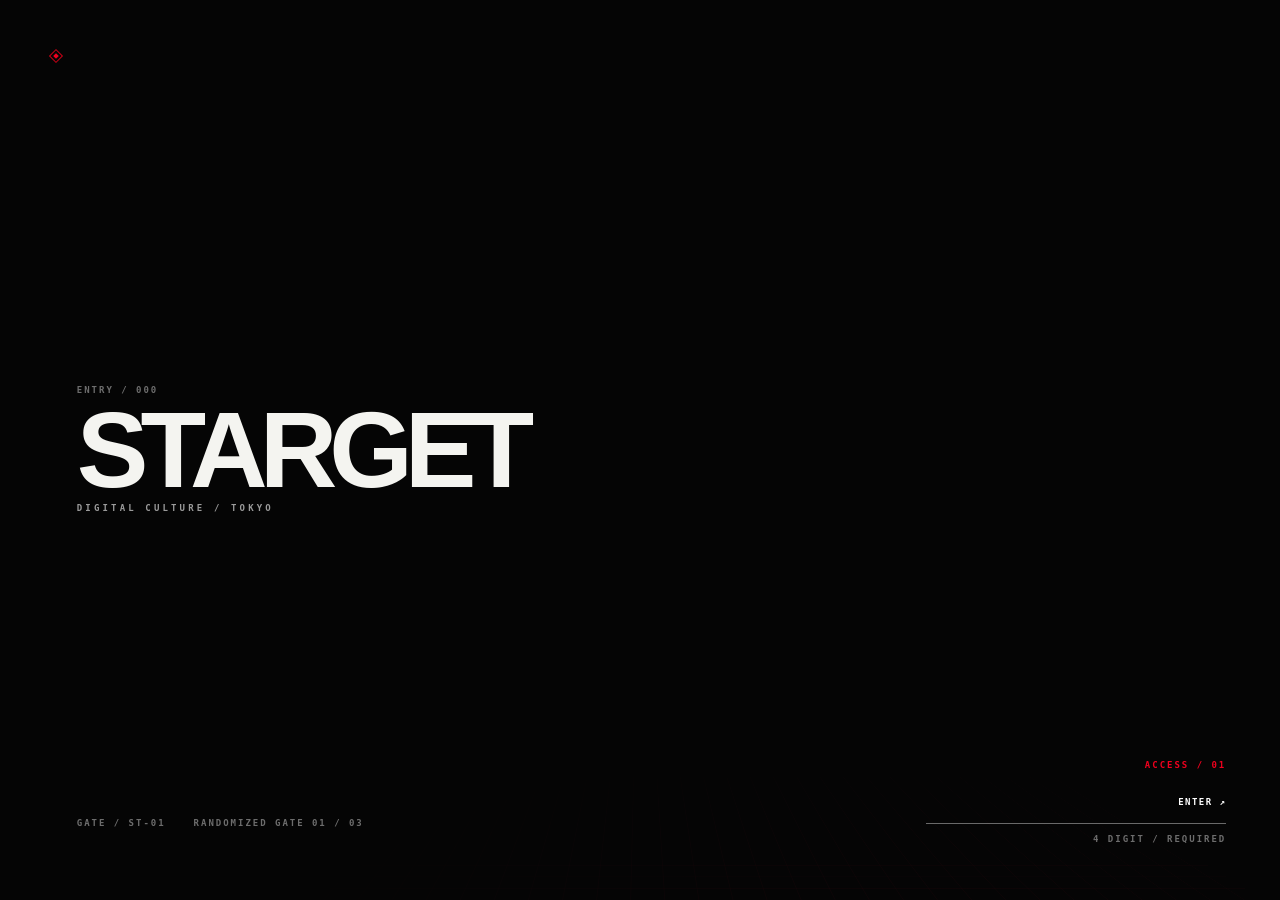
<file: index.html>
<!doctype html>
<html lang="en">
<head>
  <meta charset="utf-8" />
  <script src="analytics.js"></script>
  <meta name="viewport" content="width=device-width, initial-scale=1" />
  <meta name="theme-color" content="#050505" />
  <meta name="description" content="STARGET access gate." />
  <title>STARGET — ACCESS 01</title>
  <link rel="stylesheet" href="kairo/styles.css?v=36" />
  <script src="access-core.js?v=36"></script>
  <script>window.STARGET_GATE_STATE=window.STARGET_ACCESS?.guardGate("pin");</script>
  <style>
    html,body{margin:0;min-height:100%;background:#050505}
    body{min-height:100svh;overflow:hidden}
    .welcome-gate{position:fixed!important}
  </style>
</head>
<body>
  <div id="welcomeGate" class="welcome-gate" role="dialog" aria-modal="true" aria-label="STARGET welcome access">
    <div class="welcome-grid" aria-hidden="true"></div>
    <div class="welcome-scan" aria-hidden="true"></div>
    <div class="welcome-mark" aria-hidden="true"><span></span></div>
    <div class="welcome-center">
      <span id="welcomeIndex" class="welcome-index">ENTRY / 000</span>
      <strong>STARGET</strong>
      <small>DIGITAL CULTURE / TOKYO</small>
    </div>
    <div class="welcome-meta" aria-hidden="true">
      <span id="gateMeta">GATE / ST-01</span>
      <span id="gateRole">PRIMARY ACCESS</span>
    </div>
    <form id="welcomeForm" class="welcome-access" autocomplete="off">
      <label id="accessLabel" for="welcomeCode">ACCESS / 01</label>
      <div class="welcome-input-line">
        <input id="welcomeCode" name="welcomeCode" type="password" inputmode="numeric" pattern="[0-9]*" maxlength="4" autocomplete="off" autocapitalize="characters" spellcheck="false" aria-label="Enter first access code" />
        <button type="submit" aria-label="Enter STARGET">ENTER ↗</button>
      </div>
      <span id="welcomeStatus" class="welcome-status">4 DIGIT / REQUIRED</span>
    </form>
  </div>
  <script>
    (()=>{
      const ACCESS_CODE='5150';
      const gateState=window.STARGET_GATE_STATE;
      if(!gateState)return;
      const accessNo=window.STARGET_ACCESS.ordinal(gateState);
      const accessLabel=document.querySelector('#accessLabel');
      const welcomeIndex=document.querySelector('#welcomeIndex');
      const gateRole=document.querySelector('#gateRole');
      if(accessLabel)accessLabel.textContent=`ACCESS / ${accessNo}`;
      if(welcomeIndex)welcomeIndex.textContent=`ENTRY / ${String(gateState.step-1).padStart(3,'0')}`;
      if(gateRole)gateRole.textContent=`RANDOMIZED GATE ${accessNo} / 03`;
      const gate=document.querySelector('#welcomeGate');
      const form=document.querySelector('#welcomeForm');
      const input=document.querySelector('#welcomeCode');
      const status=document.querySelector('#welcomeStatus');

      const deny=()=>{
        gate?.classList.remove('welcome-denied');
        void gate?.offsetWidth;
        gate?.classList.add('welcome-denied');
        if(status)status.textContent=`ACCESS ${accessNo} DENIED`;
        if(input){input.value='';input.focus();}
        window.setTimeout(()=>{if(status)status.textContent='4 DIGIT / REQUIRED';},1100);
      };

      window.setTimeout(()=>input?.focus(),450);
      input?.addEventListener('input',()=>{input.value=input.value.replace(/\D/g,'');});
      form?.addEventListener('submit',(event)=>{
        event.preventDefault();
        if((input?.value||'').trim()!==ACCESS_CODE){deny();return;}
        gate?.classList.add('welcome-granted');
        const next=window.STARGET_ACCESS.completeGate('pin');
        if(status)status.textContent=`ACCESS ${accessNo} GRANTED / ROUTING`;
        window.setTimeout(()=>{window.location.href=next;},650);
      });
    })();
  </script>
</body>
</html>
</file>
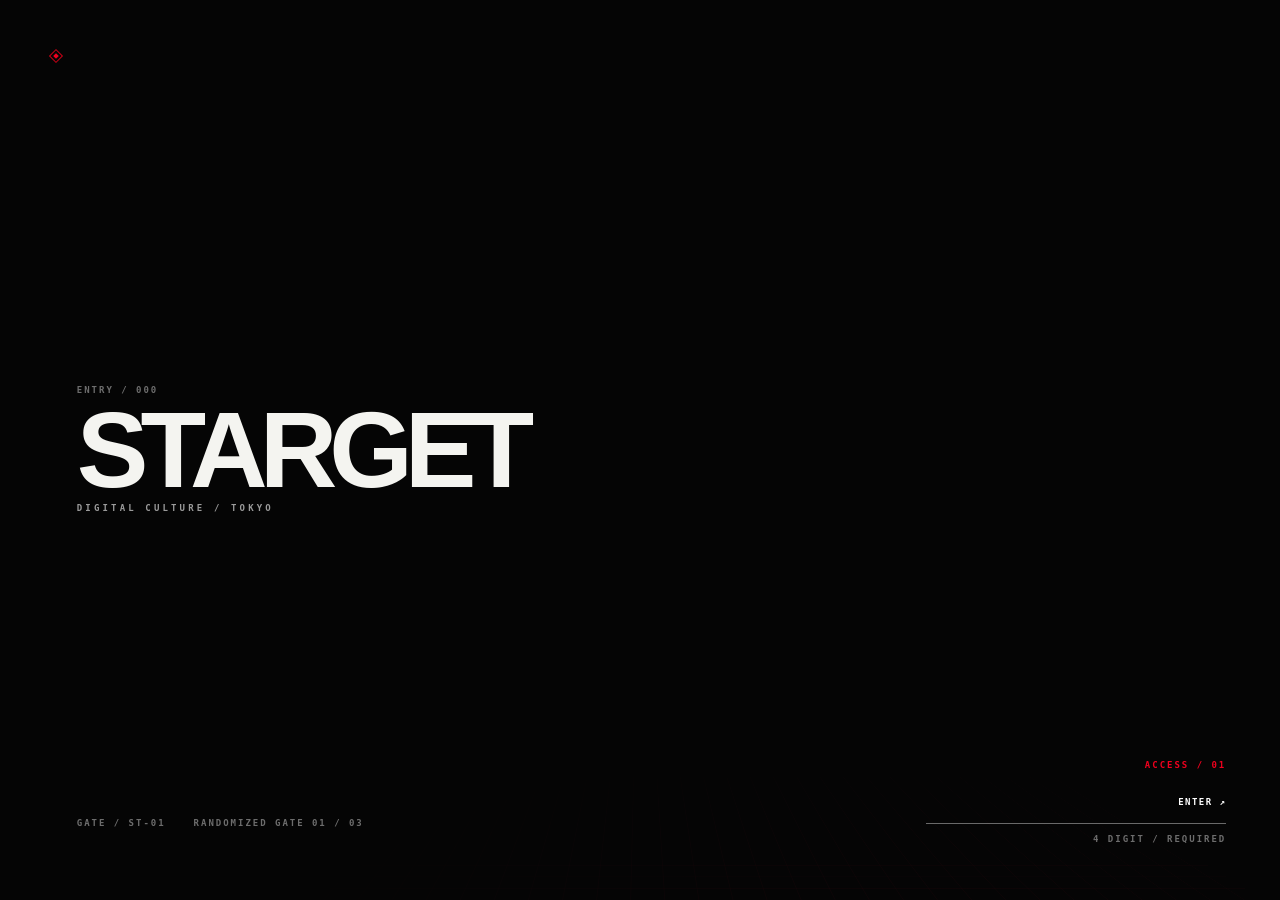
<file: access-03.html>
<!doctype html>
<html lang="en">
<head>
  <meta charset="utf-8" />
  <script src="analytics.js"></script>
  <meta name="viewport" content="width=device-width, initial-scale=1" />
  <meta name="theme-color" content="#050505" />
  <meta name="description" content="STARGET final access gate." />
  <title>STARGET — ACCESS 03</title>
  <link rel="stylesheet" href="kairo/styles.css?v=36" />
  <script src="access-core.js?v=36"></script>
  <script>window.STARGET_GATE_STATE=window.STARGET_ACCESS?.guardGate("phrase");</script>
  <style>
    html,body{margin:0;min-height:100%;background:#050505}
    body{min-height:100svh;overflow:hidden}
    .welcome-gate{position:fixed!important}
  </style>
</head>
<body>
  <div id="welcomeGate" class="welcome-gate welcome-secondary" role="dialog" aria-modal="true" aria-label="STARGET final access">
    <div class="welcome-grid" aria-hidden="true"></div>
    <div class="welcome-scan" aria-hidden="true"></div>
    <div class="welcome-mark" aria-hidden="true"><span></span></div>
    <div class="welcome-center">
      <span id="welcomeIndex" class="welcome-index">ENTRY / 002</span>
      <strong>STARGET</strong>
      <small>DIGITAL CULTURE / TOKYO</small>
    </div>
    <div class="welcome-meta" aria-hidden="true">
      <span>GATE / ST-03</span>
      <span id="gateRole">RANDOMIZED ACCESS</span>
    </div>
    <form id="welcomeForm" class="welcome-access" autocomplete="off">
      <label id="accessLabel" for="welcomeCode">ACCESS / 03</label>
      <div class="welcome-input-line">
        <input id="welcomeCode" name="welcomeCode" type="password" inputmode="text" pattern="[A-Za-z0-9-]*" maxlength="6" autocomplete="off" autocapitalize="characters" spellcheck="false" aria-label="Enter final alphanumeric access code" />
        <button type="submit" aria-label="Enter STARGET">ENTER ↗</button>
      </div>
      <span id="welcomeStatus" class="welcome-status">A–Z / 0–9 / - / REQUIRED</span>
    </form>
  </div>
  <script>
    (()=>{
      const ACCESS_CODE='S-0930';
      const gateState=window.STARGET_GATE_STATE;
      if(!gateState)return;
      const accessNo=window.STARGET_ACCESS.ordinal(gateState);
      const accessLabel=document.querySelector('#accessLabel');
      const welcomeIndex=document.querySelector('#welcomeIndex');
      const gateRole=document.querySelector('#gateRole');
      if(accessLabel)accessLabel.textContent=`ACCESS / ${accessNo}`;
      if(welcomeIndex)welcomeIndex.textContent=`ENTRY / ${String(gateState.step-1).padStart(3,'0')}`;
      if(gateRole)gateRole.textContent=`RANDOMIZED GATE ${accessNo} / 03`;
      const gate=document.querySelector('#welcomeGate');
      const form=document.querySelector('#welcomeForm');
      const input=document.querySelector('#welcomeCode');
      const status=document.querySelector('#welcomeStatus');

      const deny=()=>{
        gate?.classList.remove('welcome-denied');void gate?.offsetWidth;gate?.classList.add('welcome-denied');
        if(status)status.textContent=`ACCESS ${accessNo} DENIED`;
        if(input){input.value='';input.focus();}
        window.setTimeout(()=>{if(status)status.textContent='A–Z / 0–9 / - / REQUIRED';},1100);
      };
      window.setTimeout(()=>input?.focus(),450);
      input?.addEventListener('input',()=>{input.value=input.value.toUpperCase().replace(/[^A-Z0-9-]/g,'');});
      form?.addEventListener('submit',(event)=>{
        event.preventDefault();
        if((input?.value||'').trim().toUpperCase()!==ACCESS_CODE){deny();return;}
        gate?.classList.add('welcome-granted');
        const next=window.STARGET_ACCESS.completeGate('phrase');
        if(status)status.textContent=`ACCESS ${accessNo} GRANTED / ROUTING`;
        window.setTimeout(()=>{window.location.href=next;},650);
      });
    })();
  </script>
</body>
</html>
</file>
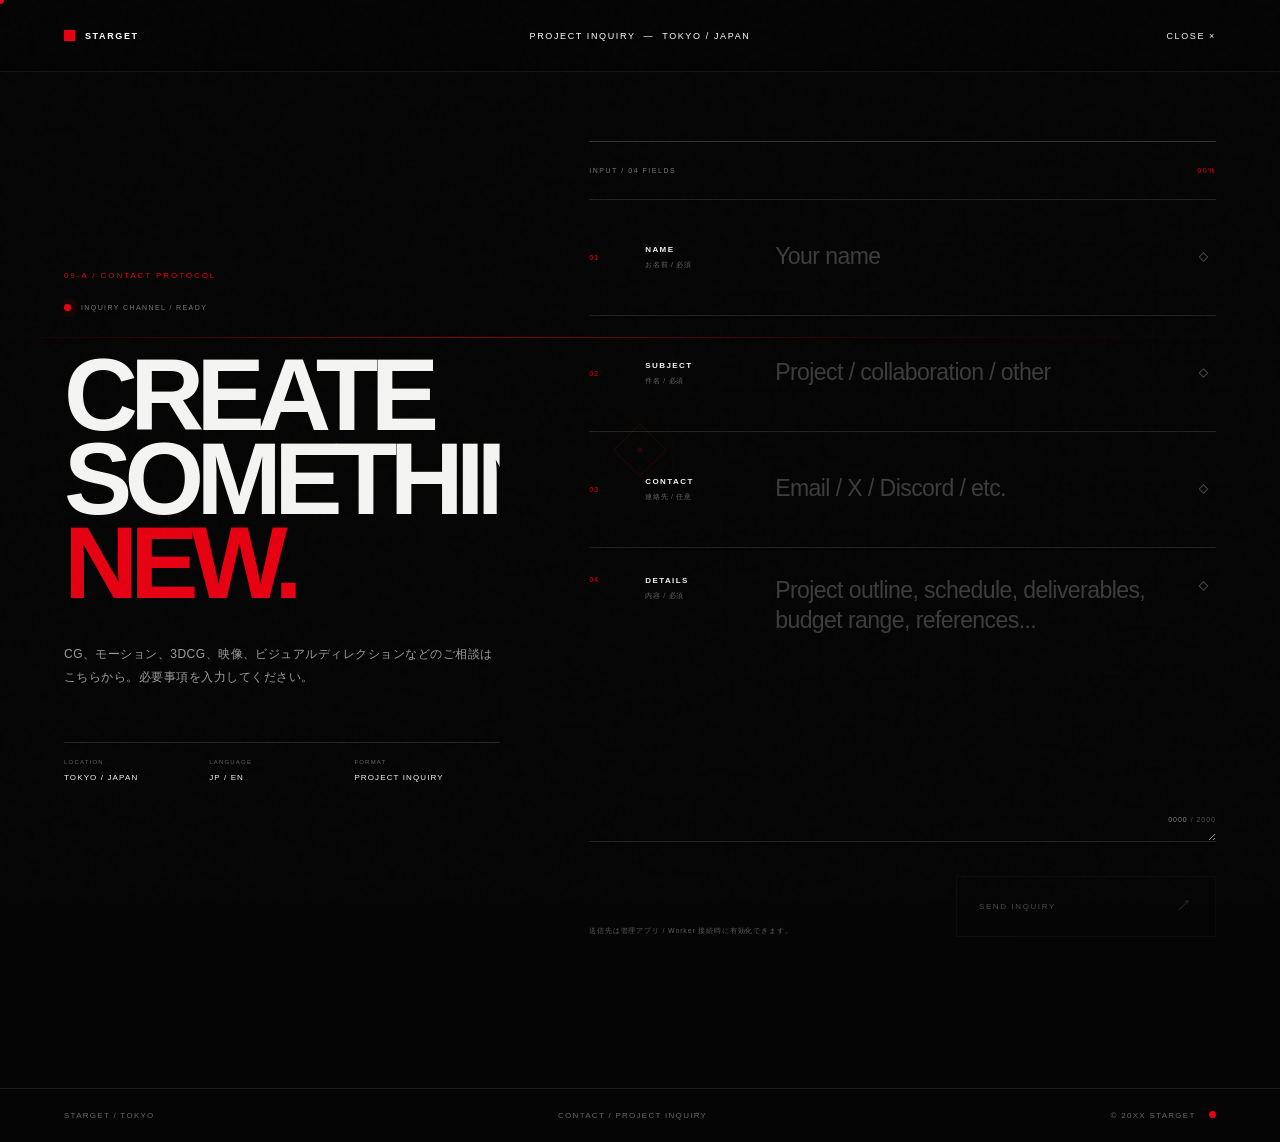
<file: contact.html>
<!doctype html>
<html lang="ja">
<head>
  <meta charset="utf-8" />
  <meta name="viewport" content="width=device-width, initial-scale=1" />
  <meta name="theme-color" content="#050505" />
  <meta name="description" content="STARGET project inquiry form." />
  <title>STARGET — CONTACT</title>
  <link rel="stylesheet" href="styles.css?v=25" />
</head>
<body class="contact-page">
  <div class="noise" aria-hidden="true"></div>
  <div class="cursor-dot" aria-hidden="true"></div>
  <div class="cursor-ring" aria-hidden="true"></div>

  <header class="site-header contact-page-header">
    <a class="brand-mini" href="index.html" aria-label="STARGET top"><span class="brand-mark"></span><span>STARGET</span></a>
    <div class="header-center"><span>PROJECT INQUIRY</span> — <span>TOKYO / JAPAN</span></div>
    <a class="archive-close" href="index.html#contact">CLOSE ×</a>
  </header>

  <main class="contact-page-main">
    <section class="contact-form-hero" aria-labelledby="contactTitle">
      <div class="contact-form-grid" aria-hidden="true"></div>
      <div class="contact-form-scan" aria-hidden="true"></div>

      <div class="contact-form-intro contact-page-reveal">
        <span class="contact-form-kicker">09-A / CONTACT PROTOCOL</span>
        <div class="contact-form-status"><i></i><span>INQUIRY CHANNEL / READY</span></div>
        <h1 id="contactTitle">CREATE<br>SOMETHING<br><span>NEW.</span></h1>
        <p>CG、モーション、3DCG、映像、ビジュアルディレクションなどのご相談はこちらから。必要事項を入力してください。</p>
        <div class="contact-form-meta">
          <div><span>LOCATION</span><strong>TOKYO / JAPAN</strong></div>
          <div><span>LANGUAGE</span><strong>JP / EN</strong></div>
          <div><span>FORMAT</span><strong>PROJECT INQUIRY</strong></div>
        </div>
      </div>

      <div class="contact-form-panel contact-page-reveal">
        <div class="form-topline"><span>INPUT / 04 FIELDS</span><span id="formProgress">00%</span></div>
        <form id="contactForm" class="inquiry-form" novalidate>
          <label class="field-shell" data-field="name">
            <span class="field-index">01</span>
            <span class="field-copy"><b>NAME</b><small>お名前 / 必須</small></span>
            <input id="contactName" name="name" type="text" autocomplete="name" maxlength="80" placeholder="Your name" required />
            <i class="field-node" aria-hidden="true"></i>
          </label>

          <label class="field-shell" data-field="subject">
            <span class="field-index">02</span>
            <span class="field-copy"><b>SUBJECT</b><small>件名 / 必須</small></span>
            <input id="contactSubject" name="subject" type="text" maxlength="120" placeholder="Project / collaboration / other" required />
            <i class="field-node" aria-hidden="true"></i>
          </label>

          <label class="field-shell" data-field="contact">
            <span class="field-index">03</span>
            <span class="field-copy"><b>CONTACT</b><small>連絡先 / 任意</small></span>
            <input id="contactMethod" name="contact" type="text" autocomplete="email" maxlength="160" placeholder="Email / X / Discord / etc." />
            <i class="field-node" aria-hidden="true"></i>
          </label>

          <label class="field-shell field-message" data-field="message">
            <span class="field-index">04</span>
            <span class="field-copy"><b>DETAILS</b><small>内容 / 必須</small></span>
            <textarea id="contactMessage" name="message" rows="8" maxlength="2000" placeholder="Project outline, schedule, deliverables, budget range, references..." required></textarea>
            <span class="field-count"><b id="messageCount">0000</b> / 2000</span>
            <i class="field-node" aria-hidden="true"></i>
          </label>

          <div class="form-action-row">
            <div class="form-note">送信先は管理アプリ / Worker 接続時に有効化できます。</div>
            <button class="inquiry-submit" type="submit" disabled aria-disabled="true">
              <span>SEND INQUIRY</span><b>↗</b>
            </button>
          </div>
          <div class="form-response" id="formResponse" role="status" aria-live="polite"></div>
        </form>
      </div>
    </section>
  </main>

  <footer class="contact-page-footer"><div>STARGET / TOKYO</div><div>CONTACT / PROJECT INQUIRY</div><div>© 20XX STARGET <span class="footer-dot"></span></div></footer>
  <script src="contact-config.js"></script>
  <script src="contact.js?v=24"></script>
</body>
</html>
</file>
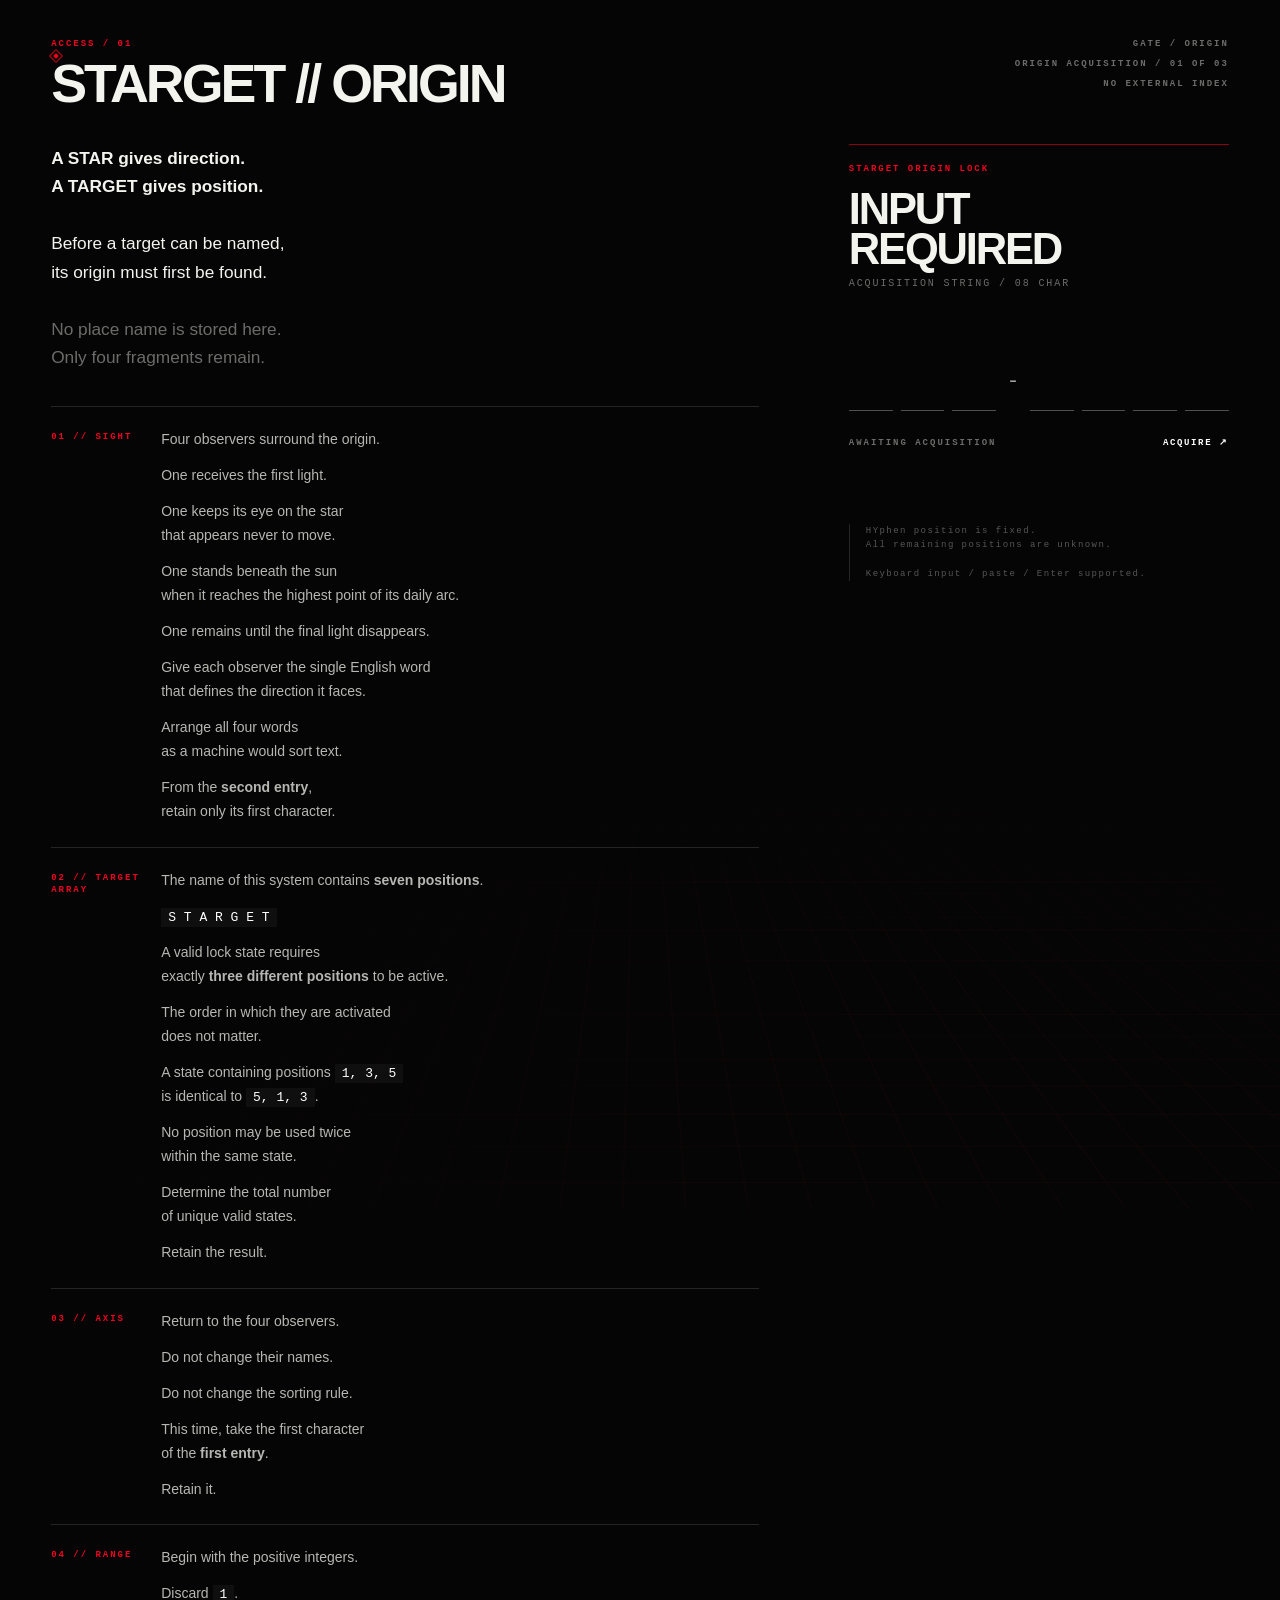
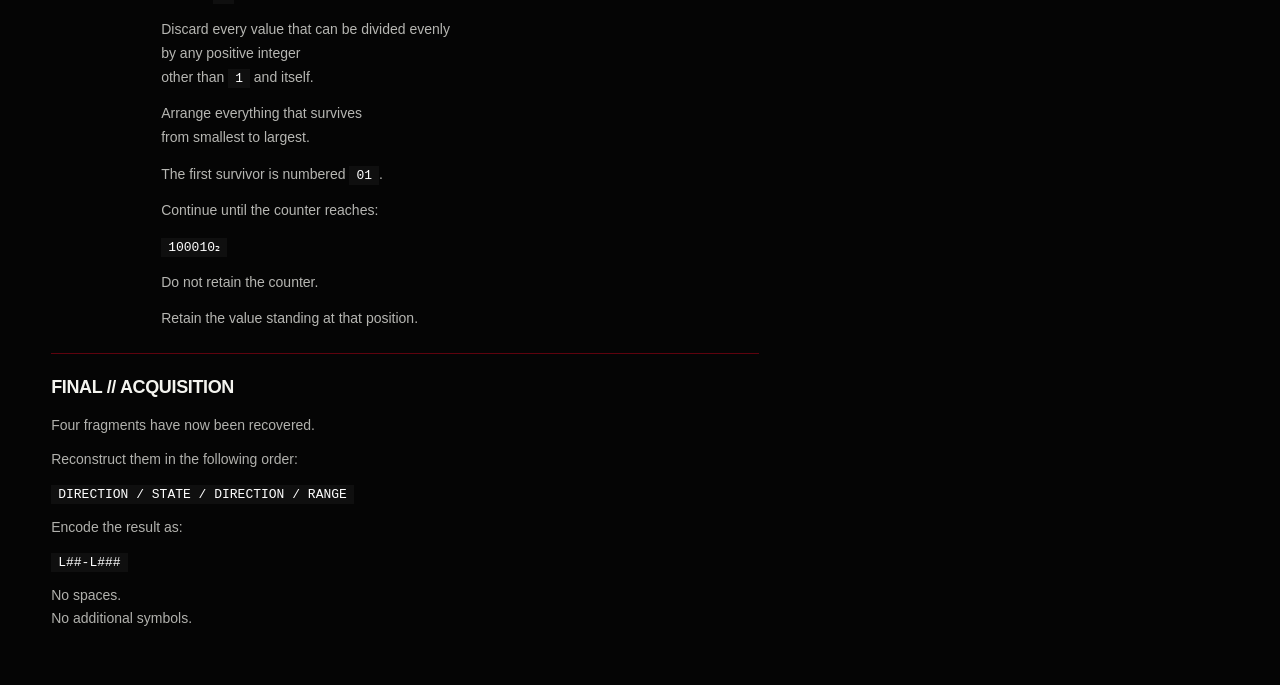
<file: origin.html>
<!doctype html>
<html lang="en">
<head>
  <meta charset="utf-8" />
  <script src="analytics.js"></script>
  <meta name="viewport" content="width=device-width, initial-scale=1" />
  <meta name="theme-color" content="#050505" />
  <meta name="description" content="STARGET ORIGIN LOCK." />
  <title>STARGET // ORIGIN</title>
  <script src="access-core.js?v=36"></script>
  <script>window.STARGET_GATE_STATE=window.STARGET_ACCESS?.guardGate("origin");</script>
  <style>
    :root{--bg:#050505;--fg:#f4f4ef;--muted:rgba(244,244,239,.43);--line:rgba(255,255,255,.13);--red:#ef001e;--red2:rgba(239,0,30,.3)}
    *{box-sizing:border-box}
    html,body{margin:0;min-height:100%;background:var(--bg);color:var(--fg);font-family:Arial,Helvetica,sans-serif}
    body{min-height:100svh;overflow-x:hidden}
    .origin{position:relative;min-height:100svh;isolation:isolate;padding:38px clamp(24px,4vw,70px) 44px;overflow:hidden}
    .grid{position:fixed;inset:-10%;z-index:-3;background-image:linear-gradient(rgba(239,0,30,.06) 1px,transparent 1px),linear-gradient(90deg,rgba(239,0,30,.06) 1px,transparent 1px);background-size:42px 42px;mask-image:radial-gradient(circle at 76% 70%,#000 0,rgba(0,0,0,.72) 24%,transparent 64%);transform:perspective(900px) rotateX(64deg) translateY(31%);transform-origin:center bottom;animation:gridDrift 18s linear infinite}
    .scan{position:fixed;z-index:-1;left:0;right:0;top:-4%;height:1px;background:linear-gradient(90deg,transparent,rgba(239,0,30,.8),transparent);box-shadow:0 0 20px rgba(239,0,30,.35);animation:scan 8s ease-in-out infinite}
    .mark{position:fixed;top:4vw;left:4vw;width:10px;height:10px;border:1px solid rgba(239,0,30,.85);transform:rotate(45deg)}
    .mark::after{content:"";position:absolute;inset:2px;background:var(--red)}
    .topbar{display:flex;justify-content:space-between;gap:20px;align-items:flex-start;margin:0 auto 36px;max-width:1180px}
    .eyebrow,.sysmeta,.section-num,.lock-label,.status{font:600 9px/1.35 ui-monospace,SFMono-Regular,Menlo,monospace;letter-spacing:.22em;text-transform:uppercase}
    .eyebrow{color:var(--red);margin-bottom:9px}
    h1{margin:0;font:800 clamp(34px,4.2vw,66px)/.9 Arial,Helvetica,sans-serif;letter-spacing:-.055em}
    .sysmeta{display:grid;gap:8px;text-align:right;color:var(--muted)}
    .layout{max-width:1180px;margin:0 auto;display:grid;grid-template-columns:minmax(0,1fr) minmax(280px,380px);gap:clamp(44px,7vw,100px);align-items:start}
    .intro{font:500 clamp(16px,1.35vw,20px)/1.65 Arial,Helvetica,sans-serif;max-width:680px;margin:0 0 34px}
    .intro strong{font-weight:700}
    .intro .quiet{color:var(--muted)}
    .fragment{border-top:1px solid var(--line);padding:20px 0 23px;display:grid;grid-template-columns:92px minmax(0,1fr);gap:18px}
    .section-num{color:var(--red);padding-top:4px}
    .fragment h2{margin:0 0 12px;font:700 13px/1.2 ui-monospace,SFMono-Regular,Menlo,monospace;letter-spacing:.18em}
    .fragment p{margin:0 0 12px;color:rgba(244,244,239,.74);font:400 14px/1.72 Arial,Helvetica,sans-serif;max-width:690px}
    .fragment p:last-child{margin-bottom:0}
    .fragment code,.final code{font:500 13px/1.5 ui-monospace,SFMono-Regular,Menlo,monospace;color:#fff;background:rgba(255,255,255,.045);padding:2px 7px}
    .final{border-top:1px solid rgba(239,0,30,.38);padding-top:23px}
    .final h2{margin:0 0 15px;font:800 18px/1.2 Arial,Helvetica,sans-serif;letter-spacing:-.02em}
    .final p{margin:0 0 11px;color:rgba(244,244,239,.72);font:400 14px/1.65 Arial,Helvetica,sans-serif}
    .lock{position:sticky;top:34px;border-top:1px solid rgba(239,0,30,.58);padding-top:18px;min-height:430px}
    .lock-label{color:var(--red)}
    .lock-title{font:800 clamp(30px,3.4vw,49px)/.92 Arial,Helvetica,sans-serif;letter-spacing:-.05em;margin:14px 0 8px}
    .lock-sub{font:500 10px/1.4 ui-monospace,SFMono-Regular,Menlo,monospace;letter-spacing:.19em;color:var(--muted)}
    .slots-wrap{margin-top:62px;position:relative}
    .slots{display:grid;grid-template-columns:repeat(3,1fr) 18px repeat(4,1fr);gap:8px;align-items:end}
    .slot{height:58px;border:0;border-bottom:1px solid rgba(255,255,255,.3);display:grid;place-items:center;font:500 25px/1 ui-monospace,SFMono-Regular,Menlo,monospace;letter-spacing:.04em;color:#fff;transition:border-color .25s,background .25s}
    .hyphen{display:grid;place-items:center;height:58px;color:rgba(255,255,255,.62);font:400 21px/1 ui-monospace,SFMono-Regular,Menlo,monospace}
    .slots.active .slot{border-color:rgba(239,0,30,.45)}
    .ghost-input{position:absolute;inset:0;width:100%;height:100%;opacity:0;cursor:text;border:0}
    .actions{display:flex;align-items:center;justify-content:space-between;gap:12px;margin-top:18px}
    .status{color:var(--muted);min-height:13px}
    .submit{border:0;background:transparent;color:#fff;padding:10px 0 10px 16px;font:700 9px/1 ui-monospace,SFMono-Regular,Menlo,monospace;letter-spacing:.18em;cursor:pointer}
    .submit:hover{color:var(--red)}
    .hint{margin-top:66px;border-left:1px solid var(--line);padding-left:16px;color:rgba(244,244,239,.34);font:500 9px/1.6 ui-monospace,SFMono-Regular,Menlo,monospace;letter-spacing:.16em}
    .denied .slot{animation:deny .34s linear 1;border-color:var(--red)}
    .granted{animation:grant .7s ease forwards;pointer-events:none}
    @keyframes gridDrift{to{background-position:42px 42px}}
    @keyframes scan{0%,100%{transform:translateY(0);opacity:0}12%,80%{opacity:1}50%{transform:translateY(95svh)}}
    @keyframes deny{0%,100%{transform:translateX(0)}25%{transform:translateX(-5px)}50%{transform:translateX(5px)}75%{transform:translateX(-3px)}}
    @keyframes grant{to{opacity:0;filter:blur(8px);transform:scale(.99)}}
    @media(max-width:850px){.origin{padding:28px 24px 40px}.topbar{margin-bottom:30px}.layout{grid-template-columns:1fr}.lock{position:relative;top:auto;min-height:0;border-top-color:rgba(239,0,30,.58);padding-top:24px}.fragment{grid-template-columns:68px 1fr}.slots-wrap{margin-top:38px}.hint{margin-top:40px}.sysmeta{display:none}}
    @media(max-width:520px){.fragment{grid-template-columns:1fr;gap:8px}.fragment p{font-size:13px}.section-num{padding-top:0}.slots{gap:5px;grid-template-columns:repeat(3,1fr) 14px repeat(4,1fr)}.slot,.hyphen{height:50px}.slot{font-size:20px}.origin{padding-left:18px;padding-right:18px}}
    @media(prefers-reduced-motion:reduce){.grid,.scan{animation:none}}
  </style>
</head>
<body>
  <main id="origin" class="origin">
    <div class="grid" aria-hidden="true"></div><div class="scan" aria-hidden="true"></div><div class="mark" aria-hidden="true"></div>
    <header class="topbar">
      <div><div id="accessLabel" class="eyebrow">ACCESS / 02</div><h1>STARGET // ORIGIN</h1></div>
      <div class="sysmeta"><span>GATE / ORIGIN</span><span id="gateRole">ORIGIN ACQUISITION</span><span>NO EXTERNAL INDEX</span></div>
    </header>

    <div class="layout">
      <section>
        <p class="intro"><strong>A STAR gives direction.</strong><br><strong>A TARGET gives position.</strong><br><br>Before a target can be named,<br>its origin must first be found.<br><br><span class="quiet">No place name is stored here.<br>Only four fragments remain.</span></p>

        <article class="fragment">
          <div class="section-num">01 // SIGHT</div>
          <div>
            <p>Four observers surround the origin.</p>
            <p>One receives the first light.</p>
            <p>One keeps its eye on the star<br>that appears never to move.</p>
            <p>One stands beneath the sun<br>when it reaches the highest point of its daily arc.</p>
            <p>One remains until the final light disappears.</p>
            <p>Give each observer the single English word<br>that defines the direction it faces.</p>
            <p>Arrange all four words<br>as a machine would sort text.</p>
            <p>From the <strong>second entry</strong>,<br>retain only its first character.</p>
          </div>
        </article>

        <article class="fragment">
          <div class="section-num">02 // TARGET ARRAY</div>
          <div>
            <p>The name of this system contains <strong>seven positions</strong>.</p>
            <p><code>S T A R G E T</code></p>
            <p>A valid lock state requires<br>exactly <strong>three different positions</strong> to be active.</p>
            <p>The order in which they are activated<br>does not matter.</p>
            <p>A state containing positions <code>1, 3, 5</code><br>is identical to <code>5, 1, 3</code>.</p>
            <p>No position may be used twice<br>within the same state.</p>
            <p>Determine the total number<br>of unique valid states.</p>
            <p>Retain the result.</p>
          </div>
        </article>

        <article class="fragment">
          <div class="section-num">03 // AXIS</div>
          <div>
            <p>Return to the four observers.</p>
            <p>Do not change their names.</p>
            <p>Do not change the sorting rule.</p>
            <p>This time, take the first character<br>of the <strong>first entry</strong>.</p>
            <p>Retain it.</p>
          </div>
        </article>

        <article class="fragment">
          <div class="section-num">04 // RANGE</div>
          <div>
            <p>Begin with the positive integers.</p>
            <p>Discard <code>1</code>.</p>
            <p>Discard every value that can be divided evenly<br>by any positive integer<br>other than <code>1</code> and itself.</p>
            <p>Arrange everything that survives<br>from smallest to largest.</p>
            <p>The first survivor is numbered <code>01</code>.</p>
            <p>Continue until the counter reaches:</p>
            <p><code>100010₂</code></p>
            <p>Do not retain the counter.</p>
            <p>Retain the value standing at that position.</p>
          </div>
        </article>

        <article class="final">
          <h2>FINAL // ACQUISITION</h2>
          <p>Four fragments have now been recovered.</p>
          <p>Reconstruct them in the following order:</p>
          <p><code>DIRECTION / STATE / DIRECTION / RANGE</code></p>
          <p>Encode the result as:</p>
          <p><code>L##-L###</code></p>
          <p>No spaces.<br>No additional symbols.</p>
        </article>
      </section>

      <aside class="lock" aria-label="STARGET Origin Lock">
        <div class="lock-label">STARGET ORIGIN LOCK</div>
        <div class="lock-title">INPUT<br>REQUIRED</div>
        <div class="lock-sub">ACQUISITION STRING / 08 CHAR</div>
        <form id="originForm" autocomplete="off">
          <div class="slots-wrap">
            <div id="slots" class="slots" aria-hidden="true">
              <span class="slot"></span><span class="slot"></span><span class="slot"></span>
              <span class="hyphen">-</span>
              <span class="slot"></span><span class="slot"></span><span class="slot"></span><span class="slot"></span>
            </div>
            <input id="originCode" class="ghost-input" type="text" maxlength="8" autocomplete="off" autocapitalize="characters" spellcheck="false" aria-label="Enter origin acquisition string" />
          </div>
          <div class="actions"><span id="originStatus" class="status">AWAITING ACQUISITION</span><button class="submit" type="submit">ACQUIRE ↗</button></div>
        </form>
        <div class="hint">HYphen position is fixed.<br>All remaining positions are unknown.<br><br>Keyboard input / paste / Enter supported.</div>
      </aside>
    </div>
  </main>

  <script>
    (()=>{
      const ANSWER='N35-E139';
      const gateState=window.STARGET_GATE_STATE;
      if(!gateState)return;
      const accessNo=window.STARGET_ACCESS.ordinal(gateState);
      const accessLabel=document.querySelector('#accessLabel');
      const gateRole=document.querySelector('#gateRole');
      if(accessLabel)accessLabel.textContent=`ACCESS / ${accessNo}`;
      if(gateRole)gateRole.textContent=`ORIGIN ACQUISITION / ${accessNo} OF 03`;
      const root=document.querySelector('#origin');
      const form=document.querySelector('#originForm');
      const input=document.querySelector('#originCode');
      const slotsWrap=document.querySelector('.slots-wrap');
      const slots=[...document.querySelectorAll('.slot')];
      const status=document.querySelector('#originStatus');

      const render=()=>{
        const chars=(input.value||'').replace('-','').slice(0,7).split('');
        slots.forEach((slot,i)=>slot.textContent=chars[i]||'');
        document.querySelector('#slots')?.classList.toggle('active',chars.length>0);
      };
      const normalize=(raw)=>{
        let x=(raw||'').toUpperCase().replace(/[^A-Z0-9-]/g,'');
        const compact=x.replace(/-/g,'').slice(0,7);
        return compact.length>3?compact.slice(0,3)+'-'+compact.slice(3):compact;
      };
      const deny=()=>{
        root.classList.remove('denied');void root.offsetWidth;root.classList.add('denied');
        status.textContent='ORIGIN NOT FOUND';
        input.value='';render();input.focus();
        setTimeout(()=>{status.textContent='AWAITING ACQUISITION';},1200);
      };

      input.addEventListener('input',()=>{input.value=normalize(input.value);render();});
      slotsWrap.addEventListener('click',()=>input.focus());
      form.addEventListener('submit',(e)=>{
        e.preventDefault();
        const value=normalize(input.value);
        if(value!==ANSWER){deny();return;}
        const next=window.STARGET_ACCESS.completeGate('origin');
        status.textContent=`ORIGIN ACQUIRED / ROUTING`;
        root.classList.add('granted');
        setTimeout(()=>{window.location.href=next;},700);
      });
      window.setTimeout(()=>input.focus(),350);
      render();
    })();
  </script>
</body>
</html>
</file>
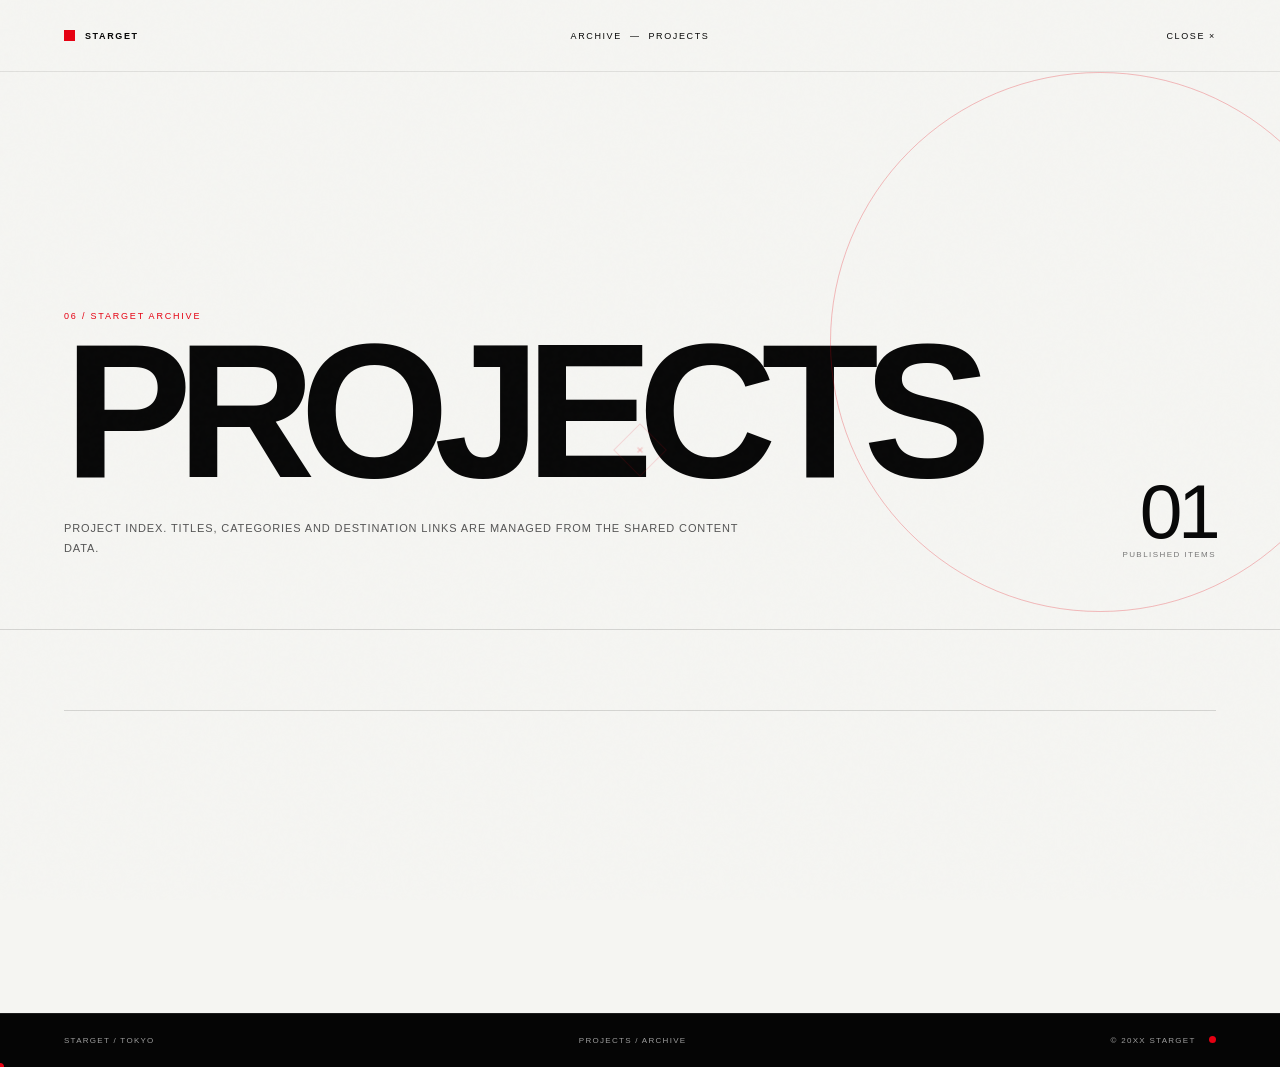
<file: projects.html>
<!doctype html>
<html lang="en">
<head>
  <meta charset="utf-8" />
  <meta name="viewport" content="width=device-width, initial-scale=1" />
  <meta name="theme-color" content="#f5f5f2" />
  <meta name="description" content="STARGET PROJECTS archive." />
  <title>STARGET — PROJECTS</title>
  <link rel="stylesheet" href="styles.css?v=25" />
</head>
<body class="archive-page" data-archive="projects">
  <div class="noise" aria-hidden="true"></div>
  <header class="site-header archive-header">
    <a class="brand-mini" href="index.html" aria-label="STARGET top"><span class="brand-mark"></span><span>STARGET</span></a>
    <div class="header-center"><span>ARCHIVE</span> — <span>PROJECTS</span></div>
    <a class="archive-close" href="index.html#projects">CLOSE ×</a>
  </header>
  <main>
    <section class="archive-hero">
      <div class="archive-kicker">06 / STARGET ARCHIVE</div>
      <h1>PROJECTS</h1>
      <p>Project index. Titles, categories and destination links are managed from the shared content data.</p>
      <div class="archive-count"><span id="archiveCount">00</span><small>PUBLISHED ITEMS</small></div>
    </section>
    <section class="archive-content section-pad">
      <div id="archiveGrid" class="archive-grid"></div>
    </section>
  </main>
  <footer><div>STARGET / TOKYO</div><div>PROJECTS / ARCHIVE</div><div>© 20XX STARGET <span class="footer-dot"></span></div></footer>
  <script src="archive.js?v=25"></script>
</body>
</html>
</file>
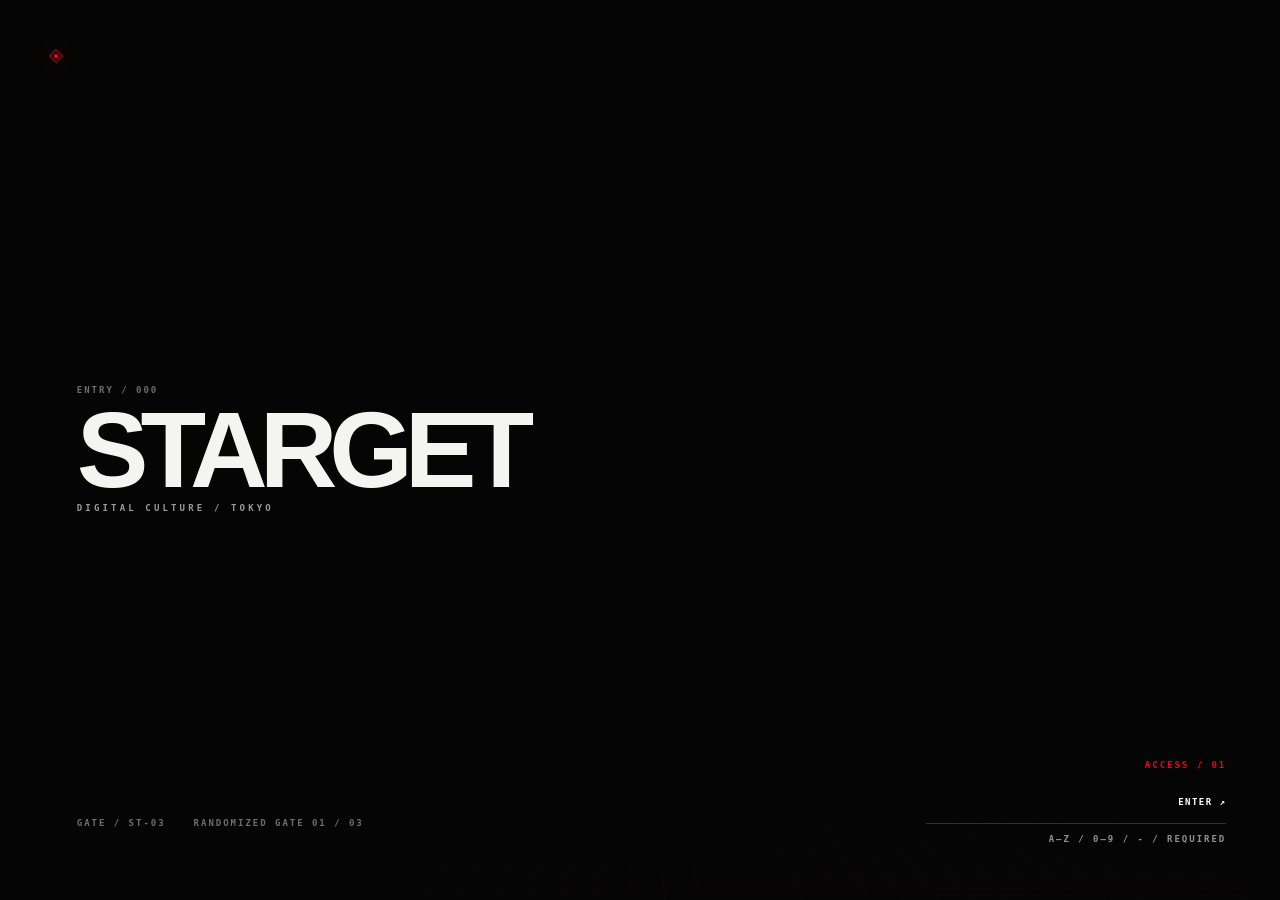
<file: kairo/contact.html>
<!doctype html>
<html lang="ja">
<head>
  <meta charset="utf-8" />
  <script src="../analytics.js"></script>
  <script src="../session-guard.js?v=36"></script>
  <meta name="viewport" content="width=device-width, initial-scale=1" />
  <meta name="theme-color" content="#050505" />
  <meta name="description" content="STARGET project inquiry form." />
  <title>STARGET — CONTACT</title>
  <link rel="stylesheet" href="styles.css?v=31" />
</head>
<body class="contact-page">
  <div class="noise" aria-hidden="true"></div>
  <div class="cursor-dot" aria-hidden="true"></div>
  <div class="cursor-ring" aria-hidden="true"></div>

  <header class="site-header contact-page-header">
    <a class="brand-mini" href="index.html" aria-label="STARGET top"><span class="brand-mark"></span><span>STARGET</span></a>
    <div class="header-center"><span>PROJECT INQUIRY</span> — <span>TOKYO / JAPAN</span></div>
    <a class="archive-close" href="index.html#contact">CLOSE ×</a>
  </header>

  <main class="contact-page-main">
    <section class="contact-form-hero" aria-labelledby="contactTitle">
      <div class="contact-form-grid" aria-hidden="true"></div>
      <div class="contact-form-scan" aria-hidden="true"></div>

      <div class="contact-form-intro contact-page-reveal">
        <span class="contact-form-kicker">10-A / CONTACT PROTOCOL</span>
        <div class="contact-form-status"><i></i><span>INQUIRY CHANNEL / READY</span></div>
        <h1 id="contactTitle">CREATE<br>SOMETHING<br><span>NEW.</span></h1>
        <p>CG、モーション、3DCG、映像、ビジュアルディレクションなどのご相談はこちらから。必要事項を入力してください。</p>
        <div class="contact-form-meta">
          <div><span>LOCATION</span><strong>TOKYO / JAPAN</strong></div>
          <div><span>LANGUAGE</span><strong>JP / EN</strong></div>
          <div><span>FORMAT</span><strong>PROJECT INQUIRY</strong></div>
        </div>
      </div>

      <div class="contact-form-panel contact-page-reveal">
        <div class="form-topline"><span>INPUT / 04 FIELDS</span><span id="formProgress">00%</span></div>
        <form id="contactForm" class="inquiry-form" novalidate>
          <label class="field-shell" data-field="name">
            <span class="field-index">01</span>
            <span class="field-copy"><b>NAME</b><small>お名前 / 必須</small></span>
            <input id="contactName" name="name" type="text" autocomplete="name" maxlength="80" placeholder="Your name" required />
            <i class="field-node" aria-hidden="true"></i>
          </label>

          <label class="field-shell" data-field="subject">
            <span class="field-index">02</span>
            <span class="field-copy"><b>SUBJECT</b><small>件名 / 必須</small></span>
            <input id="contactSubject" name="subject" type="text" maxlength="120" placeholder="Project / collaboration / other" required />
            <i class="field-node" aria-hidden="true"></i>
          </label>

          <label class="field-shell" data-field="contact">
            <span class="field-index">03</span>
            <span class="field-copy"><b>CONTACT</b><small>連絡先 / 任意</small></span>
            <input id="contactMethod" name="contact" type="text" autocomplete="email" maxlength="160" placeholder="Email / X / Discord / etc." />
            <i class="field-node" aria-hidden="true"></i>
          </label>

          <label class="field-shell field-message" data-field="message">
            <span class="field-index">04</span>
            <span class="field-copy"><b>DETAILS</b><small>内容 / 必須</small></span>
            <textarea id="contactMessage" name="message" rows="8" maxlength="2000" placeholder="Project outline, schedule, deliverables, budget range, references..." required></textarea>
            <span class="field-count"><b id="messageCount">0000</b> / 2000</span>
            <i class="field-node" aria-hidden="true"></i>
          </label>

          <div class="form-action-row">
            <div class="form-note">送信先は管理アプリ / Worker 接続時に有効化できます。</div>
            <button class="inquiry-submit" type="submit" disabled aria-disabled="true">
              <span>SEND INQUIRY</span><b>↗</b>
            </button>
          </div>
          <div class="form-response" id="formResponse" role="status" aria-live="polite"></div>
        </form>
      </div>
    </section>
  </main>

  <footer class="contact-page-footer"><div>STARGET / TOKYO</div><div>CONTACT / PROJECT INQUIRY</div><div>© 20XX STARGET <span class="footer-dot"></span></div></footer>
  <script src="contact-config.js"></script>
  <script src="contact.js?v=31"></script>
</body>
</html>
</file>
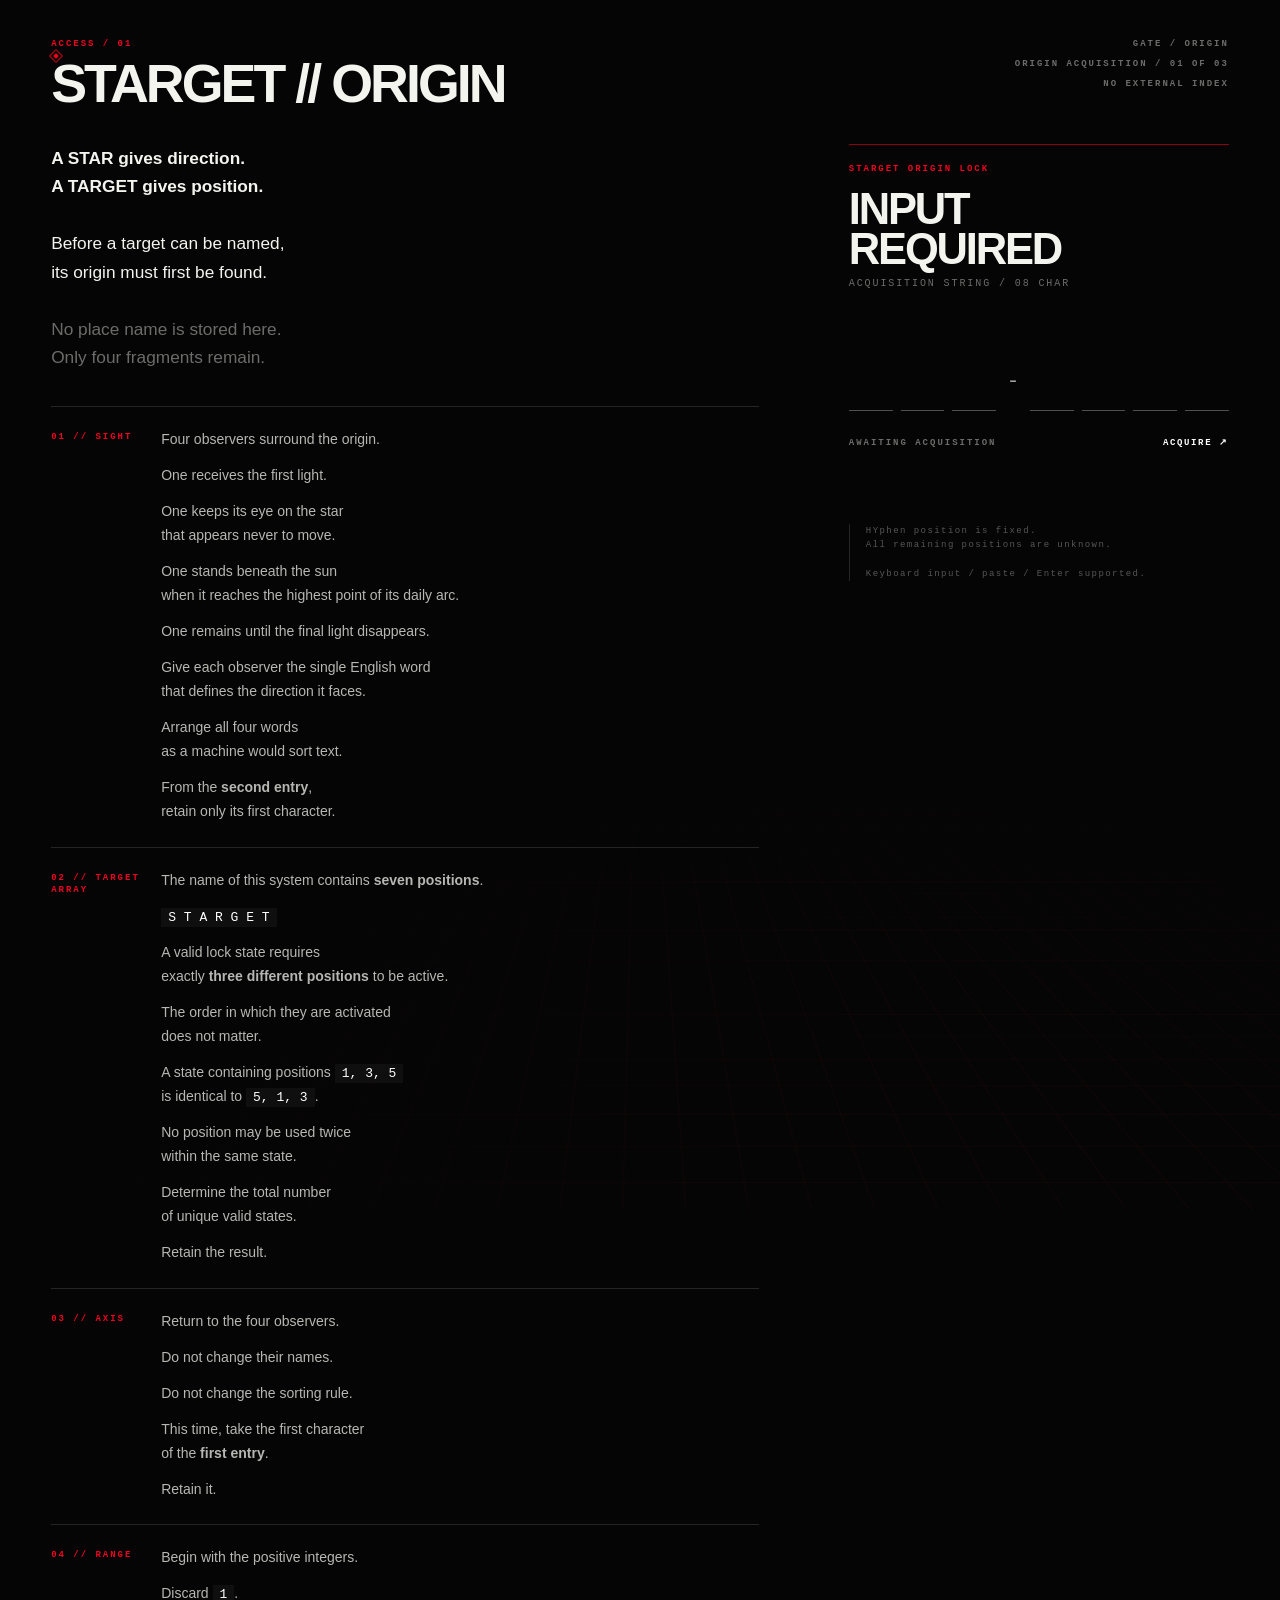
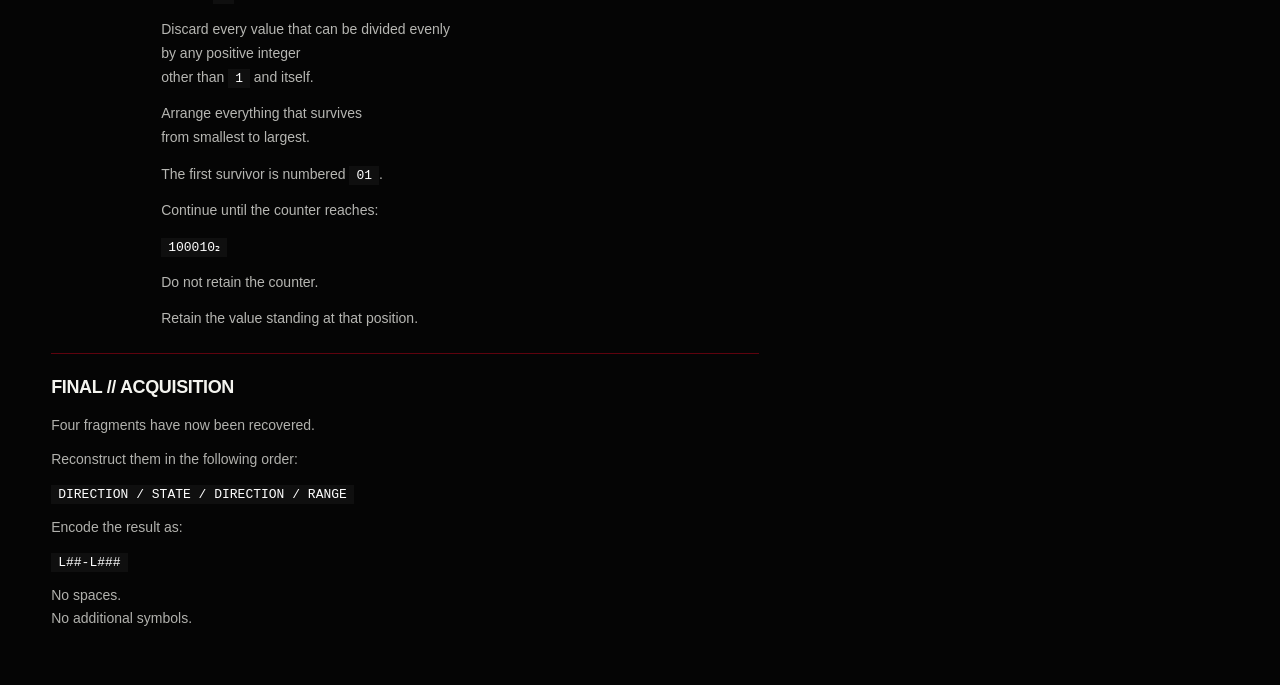
<file: kairo/films.html>
<!doctype html>
<html lang="en">
<head>
  <meta charset="utf-8" />
  <script src="../analytics.js"></script>
  <script src="../session-guard.js?v=36"></script>
  <meta name="viewport" content="width=device-width, initial-scale=1" />
  <meta name="theme-color" content="#f5f5f2" />
  <meta name="description" content="STARGET FILMS archive." />
  <title>STARGET — FILMS</title>
  <link rel="stylesheet" href="styles.css?v=31" />
</head>
<body class="archive-page" data-archive="films">
  <div class="noise" aria-hidden="true"></div>
  <header class="site-header archive-header">
    <a class="brand-mini" href="index.html" aria-label="STARGET top"><span class="brand-mark"></span><span>STARGET</span></a>
    <div class="header-center"><span>ARCHIVE</span> — <span>FILMS</span></div>
    <a class="archive-close" href="index.html#films">CLOSE ×</a>
  </header>
  <main>
    <section class="archive-hero">
      <div class="archive-kicker">02 / STARGET ARCHIVE</div>
      <h1>FILMS</h1>
      <p>All published film works. New entries are supplied from the shared site content data.</p>
      <div class="archive-count"><span id="archiveCount">00</span><small>PUBLISHED ITEMS</small></div>
    </section>
    <section class="archive-content section-pad">
      <div id="archiveGrid" class="archive-grid"></div>
    </section>
  </main>
  <footer><div>STARGET / TOKYO</div><div>FILMS / ARCHIVE</div><div>© 20XX STARGET <span class="footer-dot"></span></div></footer>
  <script src="archive.js?v=31"></script>
</body>
</html>
</file>
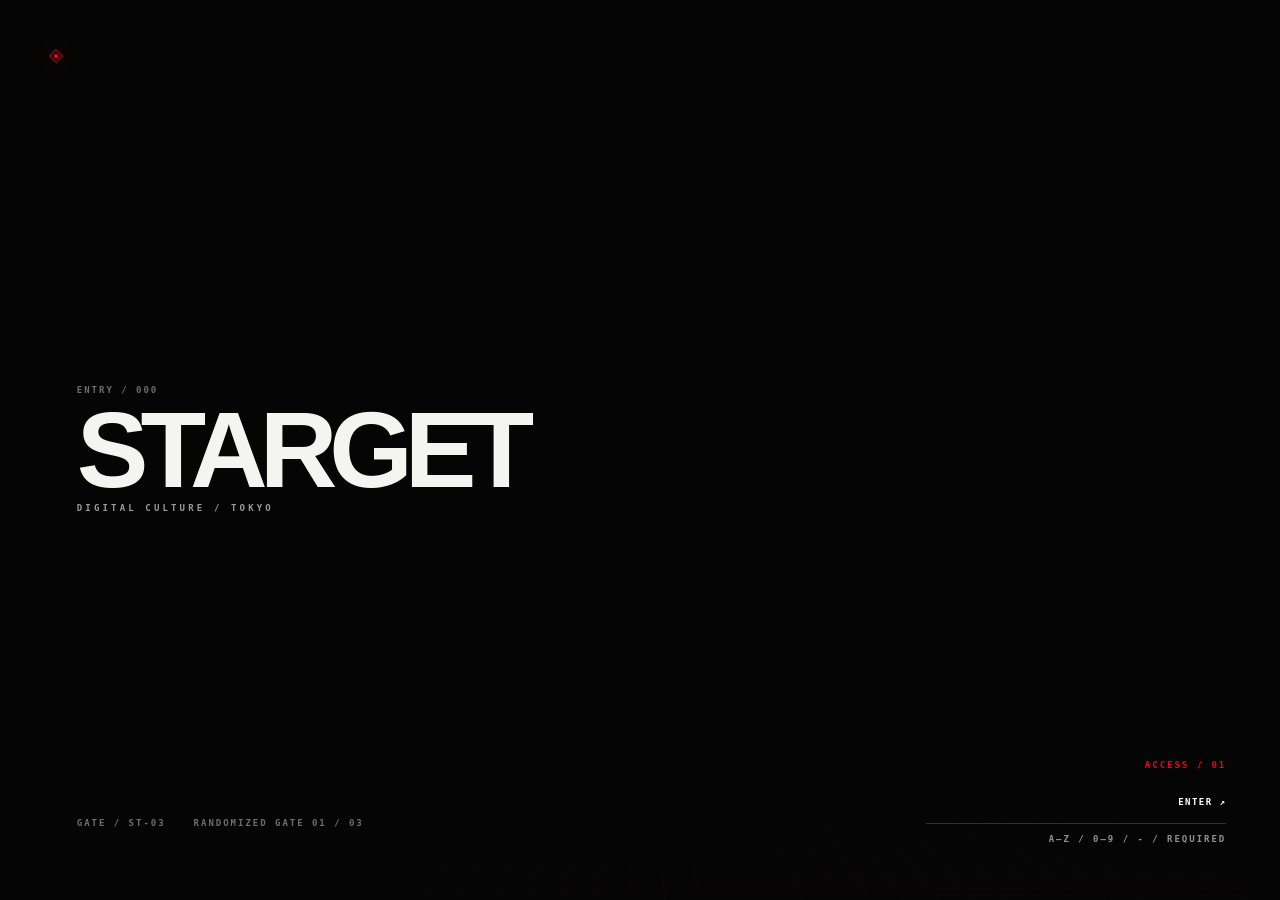
<file: kairo/in.html>
<!doctype html>
<html lang="en">
<head>
  <meta charset="utf-8" />
  <script src="../analytics.js"></script>
  <script src="../session-guard.js?v=36"></script>
  <meta name="viewport" content="width=device-width,initial-scale=1,viewport-fit=cover" />
  <meta name="theme-color" content="#7f918e" />
  <meta name="description" content="KAIRO — 15 second interactive sound loop." />
  <title>KAIRO — 15 SEC SOUND LOOP</title>
  <link rel="stylesheet" href="in.css?v=33" />
</head>
<body>
  <div class="grain" aria-hidden="true"></div>

  <header class="kairo-header">
    <a class="brand" href="./" aria-label="Back to STARGET home">
      <strong>STARGET</strong><span>KAIRO / SOUND SPACE</span>
    </a>
    <div class="header-meta"><span>15 SEC LOOP</span><span>NO FILE SAVED</span></div>
    <a class="out-link" href="./" aria-label="Back to STARGET home">BACK TO HP ↙</a>
  </header>

  <main class="sound-stage">
    <div class="totem totem-left" aria-hidden="true"><i></i><i></i><i></i><i></i><i></i><i></i></div>
    <div class="totem totem-right" aria-hidden="true"><i></i><i></i><i></i><i></i><i></i><i></i></div>

    <div class="orbit-lines" aria-hidden="true"><span></span><span></span><span></span></div>

    <section class="instrument" aria-labelledby="pageTitle">
      <div class="instrument-head">
        <span class="index">K / 015</span>
        <div>
          <h1 id="pageTitle">KAIRO</h1>
          <p>KEYBOARD SOUND LOOP</p>
        </div>
        <span id="clock" class="clock" aria-label="Tokyo time">--:--:--</span>
      </div>

      <div class="pad-shell">
        <div id="padGrid" class="pad-grid" role="group" aria-label="A to Z and 0 to 9 sound keyboard"></div>
      </div>

      <div class="controls" aria-label="Recording controls">
        <button id="recordButton" class="control control-record" type="button"><span>RECORD</span><small>15 SEC</small></button>
        <button id="resetButton" class="control control-reset" type="button"><span>RESET</span><small>SPACE KEY</small></button>
      </div>

      <div class="status-strip">
        <div class="status-center"><span id="statusDot"></span><strong id="statusText">READY / PRESS A–Z OR 0–9</strong></div>
        <span class="event-indicator"><b id="eventCount">0</b> EVENTS</span>
      </div>

      <div class="timeline-shell" aria-label="15 second recording timeline">
        <div class="timeline-head">
          <span id="timelineState">READY</span>
          <span>15 SEC LOOP</span>
          <span id="timeReadout">00.0 / 15.0</span>
        </div>
        <canvas id="timelineCanvas"></canvas>
        <div class="timeline-scale" aria-hidden="true"><span>00</span><span>03</span><span>06</span><span>09</span><span>12</span><span>15</span></div>
      </div>

      <div class="help-row">
        <span>PC KEYBOARD / CLICK</span>
        <span>RECORD → PLAY FOR 15 SEC → AUTO LOOP</span>
        <span>SPACE = RESET</span>
      </div>
    </section>
  </main>

  <script src="in.js?v=33"></script>
</body>
</html>
</file>
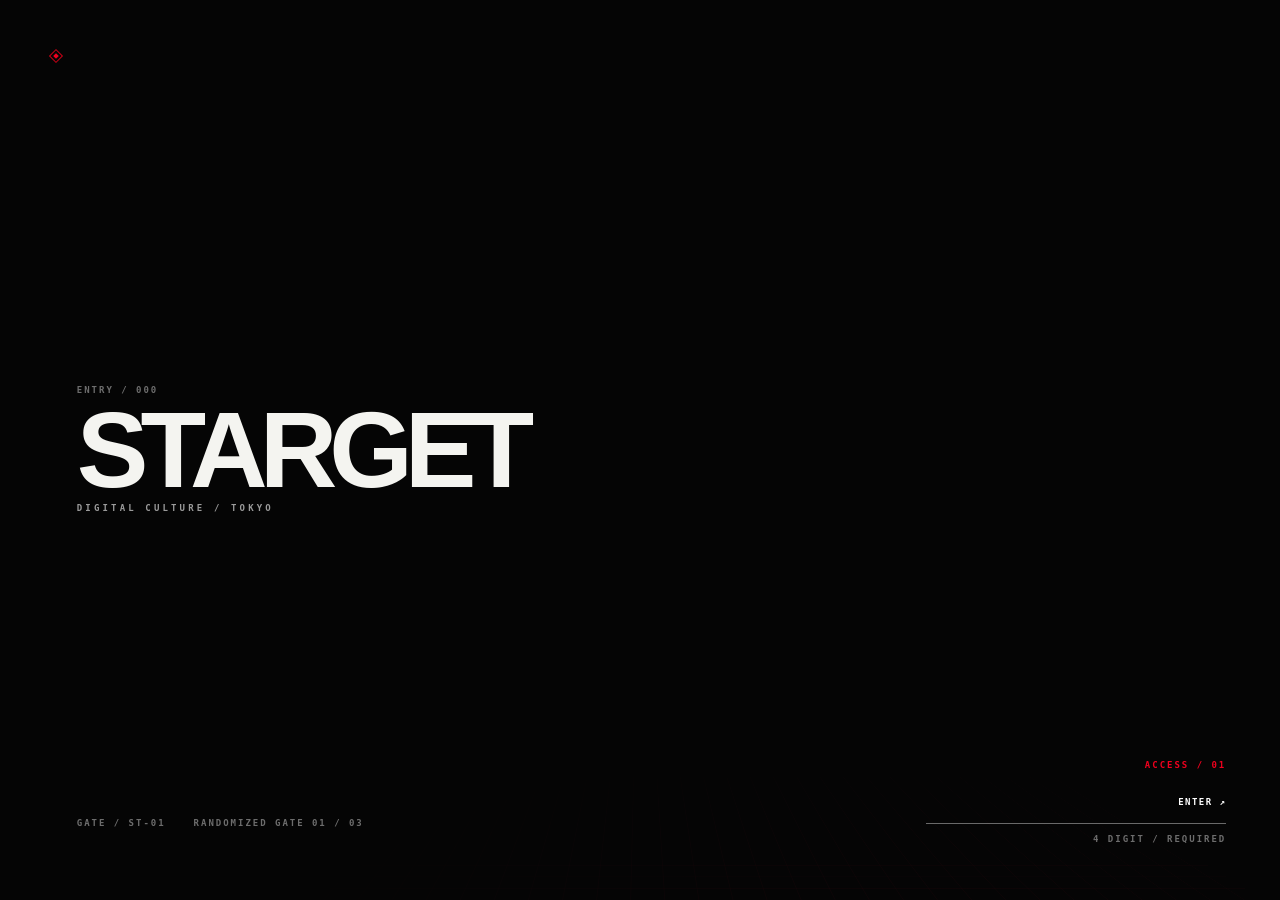
<file: kairo/objects.html>
<!doctype html>
<html lang="en">
<head>
  <meta charset="utf-8" />
  <script src="../analytics.js"></script>
  <script src="../session-guard.js?v=36"></script>
  <meta name="viewport" content="width=device-width, initial-scale=1" />
  <meta name="theme-color" content="#f5f5f2" />
  <meta name="description" content="STARGET OBJECTS archive." />
  <title>STARGET — OBJECTS</title>
  <link rel="stylesheet" href="styles.css?v=31" />
</head>
<body class="archive-page" data-archive="objects">
  <div class="noise" aria-hidden="true"></div>
  <header class="site-header archive-header">
    <a class="brand-mini" href="index.html" aria-label="STARGET top"><span class="brand-mark"></span><span>STARGET</span></a>
    <div class="header-center"><span>ARCHIVE</span> — <span>OBJECTS</span></div>
    <a class="archive-close" href="index.html#objects">CLOSE ×</a>
  </header>
  <main>
    <section class="archive-hero">
      <div class="archive-kicker">04 / STARGET ARCHIVE</div>
      <h1>OBJECTS</h1>
      <p>3D object collection. GLB models and poster images can be added from the management app.</p>
      <div class="archive-count"><span id="archiveCount">00</span><small>PUBLISHED ITEMS</small></div>
    </section>
    <section class="archive-content section-pad">
      <div id="archiveGrid" class="archive-grid"></div>
    </section>
  </main>
  <footer><div>STARGET / TOKYO</div><div>OBJECTS / ARCHIVE</div><div>© 20XX STARGET <span class="footer-dot"></span></div></footer>
  <script src="archive.js?v=31"></script>
</body>
</html>
</file>
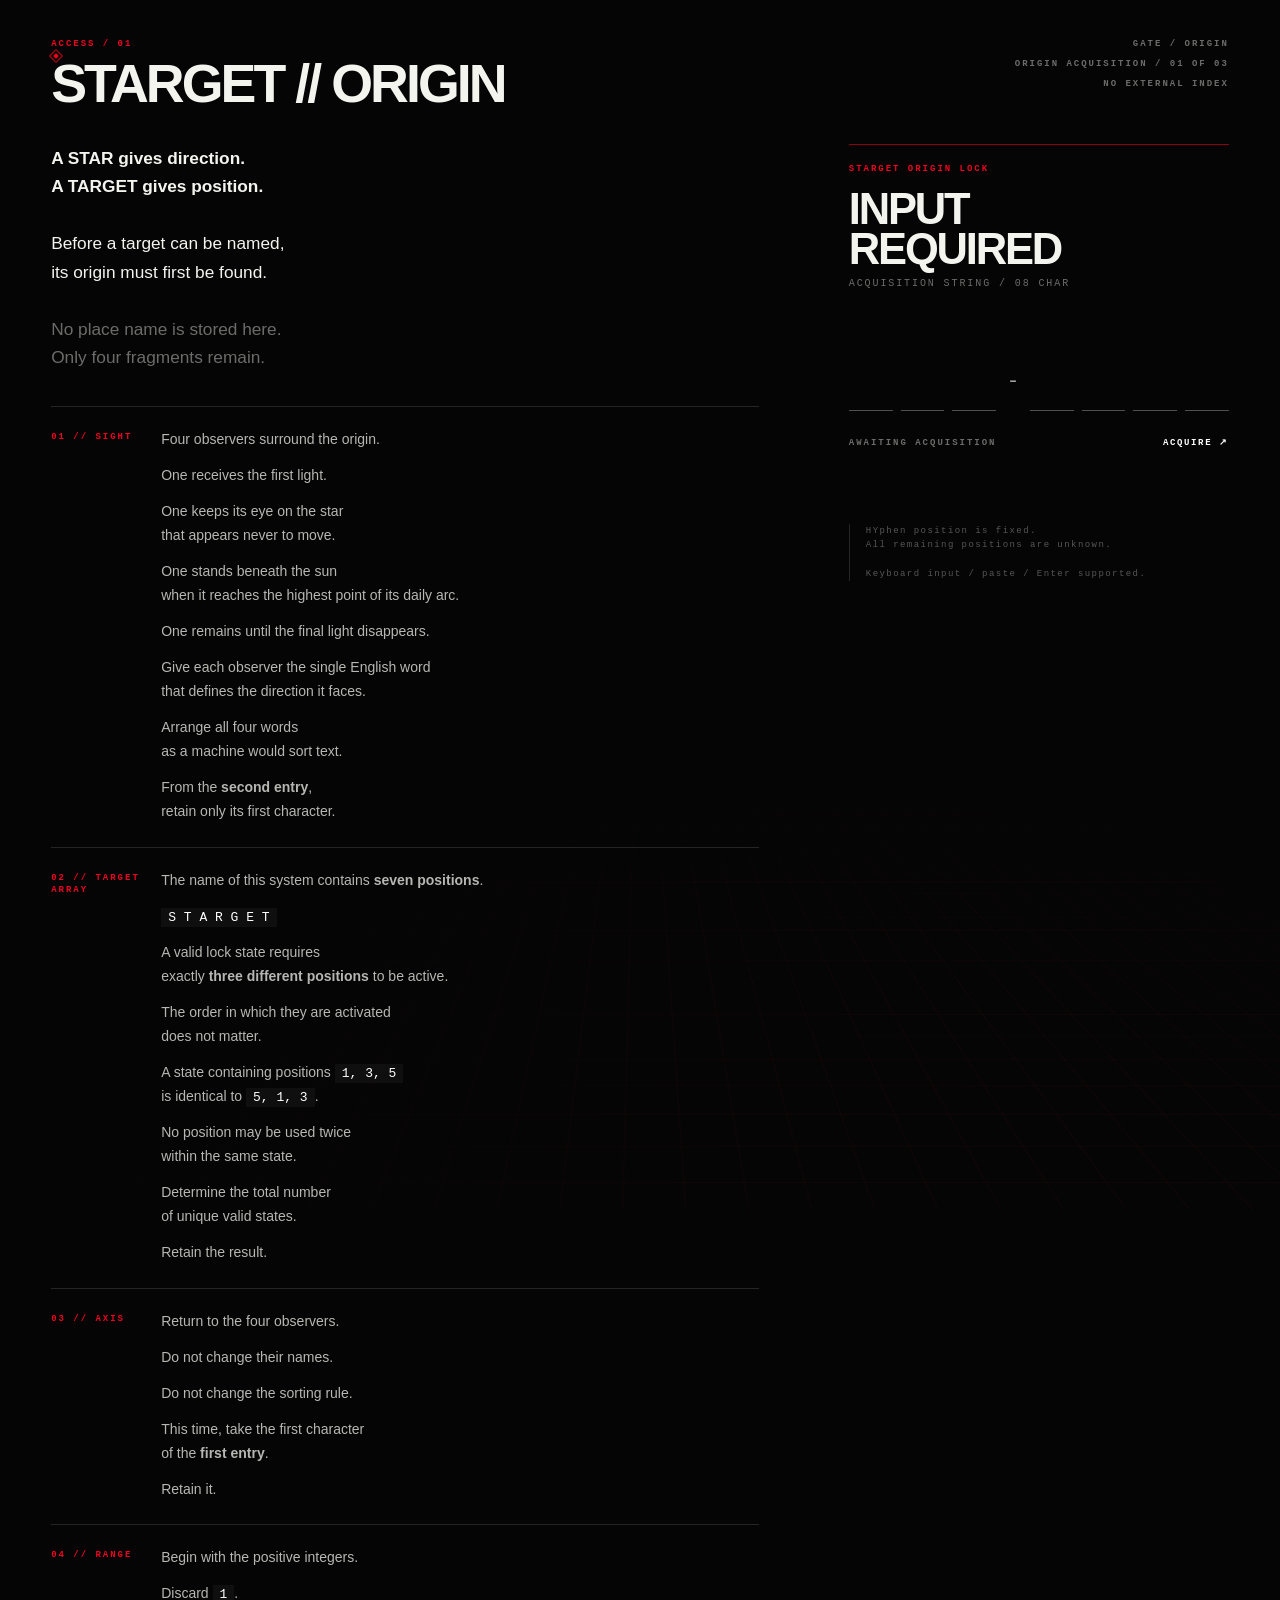
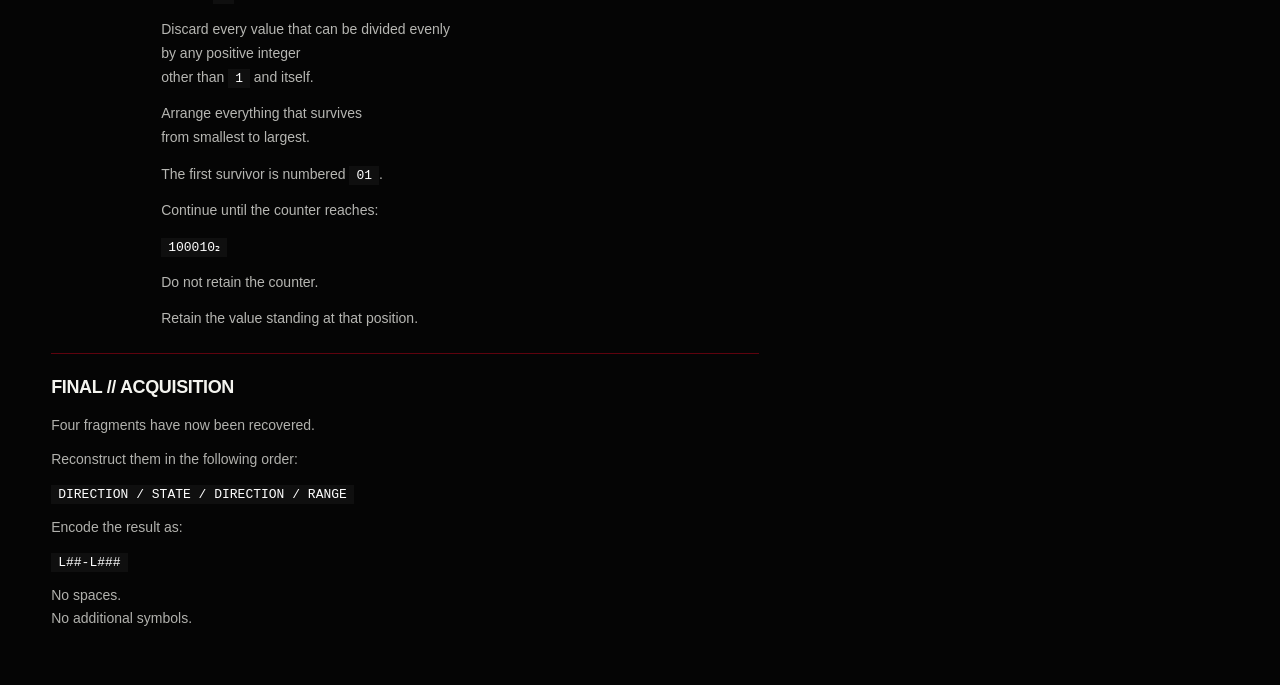
<file: kairo/projects.html>
<!doctype html>
<html lang="en">
<head>
  <meta charset="utf-8" />
  <script src="../analytics.js"></script>
  <script src="../session-guard.js?v=36"></script>
  <meta name="viewport" content="width=device-width, initial-scale=1" />
  <meta name="theme-color" content="#f5f5f2" />
  <meta name="description" content="STARGET PROJECTS archive." />
  <title>STARGET — PROJECTS</title>
  <link rel="stylesheet" href="styles.css?v=31" />
</head>
<body class="archive-page" data-archive="projects">
  <div class="noise" aria-hidden="true"></div>
  <header class="site-header archive-header">
    <a class="brand-mini" href="index.html" aria-label="STARGET top"><span class="brand-mark"></span><span>STARGET</span></a>
    <div class="header-center"><span>ARCHIVE</span> — <span>PROJECTS</span></div>
    <a class="archive-close" href="index.html#projects">CLOSE ×</a>
  </header>
  <main>
    <section class="archive-hero">
      <div class="archive-kicker">06 / STARGET ARCHIVE</div>
      <h1>PROJECTS</h1>
      <p>Project index. Titles, categories and destination links are managed from the shared content data.</p>
      <div class="archive-count"><span id="archiveCount">00</span><small>PUBLISHED ITEMS</small></div>
    </section>
    <section class="archive-content section-pad">
      <div id="archiveGrid" class="archive-grid"></div>
    </section>
  </main>
  <footer><div>STARGET / TOKYO</div><div>PROJECTS / ARCHIVE</div><div>© 20XX STARGET <span class="footer-dot"></span></div></footer>
  <script src="archive.js?v=31"></script>
</body>
</html>
</file>
<file: kairo/styles.css>
:root{--bg:#f5f5f2;--ink:#080808;--red:#e60012;--line:rgba(8,8,8,.14);--pad:clamp(28px,5vw,84px)}
*{box-sizing:border-box}html{scroll-behavior:smooth}body{margin:0;background:var(--bg);color:var(--ink);font-family:Arial,"Helvetica Neue",Helvetica,sans-serif;overflow-x:hidden}a{color:inherit;text-decoration:none}button{font:inherit}img{display:block;max-width:100%}
.noise{position:fixed;inset:0;z-index:999;pointer-events:none;opacity:.035;background-image:url("data:image/svg+xml,%3Csvg viewBox='0 0 180 180' xmlns='http://www.w3.org/2000/svg'%3E%3Cfilter id='n'%3E%3CfeTurbulence type='fractalNoise' baseFrequency='.82' numOctaves='2' stitchTiles='stitch'/%3E%3C/filter%3E%3Crect width='100%25' height='100%25' filter='url(%23n)' opacity='.45'/%3E%3C/svg%3E")}
.cursor-dot{position:fixed;width:8px;height:8px;border-radius:50%;background:var(--red);z-index:1000;pointer-events:none;transform:translate(-50%,-50%);mix-blend-mode:multiply;transition:width .2s,height .2s}
.site-header{position:fixed;top:0;left:0;width:100%;height:72px;z-index:100;display:grid;grid-template-columns:1fr auto 1fr;align-items:center;padding:0 var(--pad);font-size:9px;letter-spacing:.18em;text-transform:uppercase;mix-blend-mode:difference;color:#fff}.brand-mini{justify-self:start;display:flex;align-items:center;gap:10px;font-weight:800}.header-center{justify-self:center;white-space:nowrap;display:flex;align-items:center;gap:8px;font-variant-numeric:tabular-nums}.brand-mark{width:11px;height:11px;background:var(--red);display:block}.menu-btn{justify-self:end;border:0;background:transparent;color:inherit;cursor:pointer;letter-spacing:.18em;font-size:9px}
.menu-panel{position:fixed;inset:0;background:#050505;color:white;z-index:300;transform:translateY(-101%);transition:transform .65s cubic-bezier(.77,0,.175,1);padding:var(--pad);display:flex;align-items:center}.menu-panel.open{transform:translateY(0)}.menu-close{position:absolute;right:var(--pad);top:34px;background:none;border:0;color:white;letter-spacing:.16em;font-size:9px;cursor:pointer}.menu-grid{display:flex;flex-direction:column;gap:14px}.menu-grid a{font-size:clamp(36px,6vw,96px);font-weight:800;letter-spacing:-.055em;line-height:.92}.menu-grid a span{font-size:9px;color:var(--red);letter-spacing:.15em;margin-right:18px;vertical-align:middle}
.hero{min-height:100svh;position:relative;overflow:hidden;background:#f7f7f5;display:grid;place-items:center}.hero-spacious{padding:12svh 0}.hero-bg{position:absolute;inset:0;background-image:url('assets/hero-top-background-v4.png');background-repeat:no-repeat;background-position:center 39%;background-size:cover;opacity:.985;transform:translateY(-8%) scale(1.17);transform-origin:center center;filter:contrast(1.03)}.hero-overlay{position:absolute;inset:0;background:linear-gradient(90deg,rgba(245,245,242,.76),rgba(245,245,242,.30) 34%,rgba(245,245,242,.09) 64%,rgba(245,245,242,.32));pointer-events:none}.hero-main{position:relative;z-index:3;width:min(45vw,840px);display:flex;justify-content:center;align-items:center}.hero-logo-card{width:100%;filter:drop-shadow(0 34px 72px rgba(0,0,0,.22))}.hero-meta{position:absolute;z-index:4;display:flex;align-items:flex-start;gap:12px;font-size:10px;letter-spacing:.12em;text-transform:uppercase}.hero-meta strong{font-size:11px;letter-spacing:.1em}.hero-meta span{font-size:10px;opacity:.85}.hero-meta-left{left:var(--pad);top:128px}.hero-meta-right{right:var(--pad);top:168px;display:flex;flex-direction:column;gap:8px;align-items:flex-start;text-align:left}.hero-small-red{color:var(--red);font-size:11px;font-weight:800;letter-spacing:.18em}.meta-chip{width:18px;height:18px;background:var(--red);display:inline-block;flex:none;margin-top:2px}.hero-anchors{position:absolute;right:10vw;bottom:24vh;z-index:4;display:flex;flex-direction:column;gap:30px;font-size:10px;letter-spacing:.14em;text-transform:uppercase;color:var(--red)}.hero-tech{position:absolute;z-index:4;display:flex;gap:18px;flex-wrap:wrap;font-size:8px;letter-spacing:.18em;text-transform:uppercase;color:#111;background:rgba(245,245,242,.26);border:1px solid rgba(8,8,8,.12);backdrop-filter:blur(6px);padding:8px 12px;font-variant-numeric:tabular-nums}.hero-tech b{font-weight:800}.hero-tech-bottom{left:var(--pad);bottom:88px}.hero-bottom-note{position:absolute;left:var(--pad);bottom:34px;z-index:4;display:flex;gap:30px;font-size:8px;letter-spacing:.18em;text-transform:uppercase}.scroll-cue{position:absolute;right:var(--pad);bottom:34px;z-index:4;font-size:8px;letter-spacing:.2em;font-weight:700;text-transform:uppercase}.hero-line{position:absolute;z-index:2;background:var(--red);opacity:.74}.line-a{width:21vw;height:1px;left:5vw;top:28%}.line-b{width:14vw;height:1px;right:9vw;top:37%}.line-c{width:1px;height:18vh;right:6vw;bottom:16%}.hero-dot{position:absolute;z-index:3;width:9px;height:9px;border-radius:50%;background:var(--red)}.dot-a{left:14vw;top:28%}.dot-b{right:5.75vw;bottom:31%}
.section-pad{padding:clamp(140px,14vw,240px) var(--pad)}.section-head{display:grid;grid-template-columns:48px auto;align-items:end;border-top:1px solid var(--line);padding-top:14px;margin-bottom:64px}.section-head span{font-size:9px;color:var(--red);font-weight:800}.section-head h2{font-size:clamp(34px,4vw,66px);margin:0;letter-spacing:-.05em}.section-head.light{border-color:rgba(255,255,255,.16)}
.dark-section{background:#050505;color:#f4f4f2}
.model-ui{display:flex;flex-direction:column;gap:26px}.model-topbar{display:flex;justify-content:space-between;align-items:center;font-size:9px;letter-spacing:.16em;color:#bbb;text-transform:uppercase}.model-status{display:flex;align-items:center;gap:10px}.status-dot{width:8px;height:8px;border-radius:50%;background:var(--red);display:inline-block;animation:pulse 1.6s infinite}.model-stage{display:grid;grid-template-columns:220px minmax(0,1fr) 220px;gap:28px;align-items:stretch}.model-sidepanel{display:flex;flex-direction:column;gap:18px;justify-content:center}.panel-block{border:1px solid rgba(255,255,255,.12);padding:18px;background:rgba(255,255,255,.02);min-height:96px;display:flex;flex-direction:column;justify-content:space-between}.panel-label{font-size:8px;letter-spacing:.18em;color:#898989;text-transform:uppercase}.panel-block strong{font-size:14px;letter-spacing:.08em;color:#f4f4f2;text-transform:uppercase;line-height:1.2}.model-frame-wrap{position:relative;min-height:760px}.stage-line{position:absolute;background:var(--red);opacity:.7}.stage-line-h1{left:-10px;right:-10px;top:42px;height:1px}.stage-line-h2{left:10%;right:10%;bottom:42px;height:1px}.stage-line-v1{left:42px;top:-10px;bottom:-10px;width:1px}.stage-line-v2{right:42px;top:10%;bottom:10%;width:1px}.stage-dot{position:absolute;width:8px;height:8px;border-radius:50%;background:var(--red);z-index:2}.stage-dot-a{left:38px;top:38px}.stage-dot-b{right:38px;bottom:38px}.model-frame{height:100%;position:relative;border:1px solid rgba(255,255,255,.14);background:radial-gradient(circle at 50% 45%,#252525,#090909 58%,#030303);overflow:hidden}model-viewer{width:100%;height:100%;--poster-color:transparent}.model-loading{height:100%;display:grid;place-items:center;color:white;font-size:9px;letter-spacing:.2em}.model-crosshair{position:absolute;left:50%;top:50%;transform:translate(-50%,-50%);color:var(--red);font-size:32px;pointer-events:none}.model-label{position:absolute;font-size:8px;letter-spacing:.18em;color:var(--red);pointer-events:none}.label-a{top:8%;left:6%}.label-b{bottom:8%;right:6%}.label-c{top:8%;right:6%}.model-loader{position:absolute;inset:0;z-index:8;display:grid;place-items:center;background:#050505;transition:opacity .45s ease,visibility .45s ease}.model-loader.done{opacity:0;visibility:hidden}.model-loader-poster{position:absolute;inset:0;width:100%;height:100%;object-fit:cover;filter:blur(1.8px) brightness(.55)}.model-loader-overlay{position:absolute;inset:0;background:linear-gradient(180deg,rgba(5,5,5,.32),rgba(5,5,5,.82))}.model-loader-panel{position:relative;z-index:2;display:flex;flex-direction:column;align-items:center;gap:14px;padding:26px 30px;background:rgba(0,0,0,.36);border:1px solid rgba(255,255,255,.1);backdrop-filter:blur(8px)}.model-loader-label,.model-loader-value{font-size:9px;letter-spacing:.22em;text-transform:uppercase;color:#f4f4f2}.model-loader-hint{font-size:8px;letter-spacing:.12em;color:#bdbdbd;text-transform:none;text-align:center;max-width:320px;line-height:1.45}.model-loader-bar{width:min(38vw,360px);height:8px;border:1px solid rgba(255,255,255,.18);padding:1px}.model-loader-bar span{display:block;height:100%;width:0;background:linear-gradient(90deg,var(--red),#ff6b74)}.model-controls{display:flex;flex-wrap:wrap;gap:10px;justify-content:center}.model-btn{background:transparent;color:#f4f4f2;border:1px solid rgba(255,255,255,.18);padding:10px 14px;font-size:9px;letter-spacing:.18em;text-transform:uppercase;cursor:pointer;transition:background .25s,border-color .25s,color .25s}.model-btn:hover,.model-btn.active{background:rgba(230,0,18,.12);border-color:rgba(230,0,18,.72);color:white}
.work-grid{display:grid;grid-template-columns:1.58fr .94fr;gap:24px}.airy-grid .work-card{min-height:620px}.airy-grid .work-card-wide{min-height:820px}.work-card{position:relative;background:#ddd;overflow:hidden}.work-card img{width:100%;height:100%;object-fit:cover;transition:transform .9s cubic-bezier(.2,.7,.2,1),filter .5s}.work-card:hover img{transform:scale(1.02);filter:contrast(1.04)}.work-meta{position:absolute;left:20px;right:20px;bottom:18px;display:flex;justify-content:space-between;align-items:end;color:white;text-shadow:0 1px 12px rgba(0,0,0,.45)}.work-meta span{font-size:8px;letter-spacing:.14em;color:var(--red)}.work-meta strong{font-size:10px;letter-spacing:.14em}
.reference-split{display:grid;grid-template-columns:1fr 1fr;min-height:950px}.split-panel{display:block;position:relative;overflow:hidden}.split-dark{background:#050505;color:#fff}.split-light{background:#f1f1ee;color:#0b0b0b}.split-inner{height:100%;padding:92px 76px 68px;display:flex;flex-direction:column;justify-content:center;align-items:flex-start}.split-logo{max-width:82%;object-fit:contain;margin-bottom:130px}.split-main{max-width:72%}.split-lab{max-width:92%}.split-meta-id{font-size:9px;letter-spacing:.18em;color:var(--red);margin-bottom:12px}.split-inner h2{font-size:clamp(40px,5vw,64px);line-height:.94;letter-spacing:-.05em;margin:0 0 12px}.split-inner p{margin:0 0 28px;font-size:8px;letter-spacing:.2em;text-transform:uppercase}.split-link{font-size:9px;letter-spacing:.18em;border-bottom:1px solid;padding-bottom:6px}.split-link.dark{border-color:#111}
.project-card{display:grid;grid-template-columns:70px 1fr auto;align-items:center;padding:40px 0;border-top:1px solid var(--line);border-bottom:1px solid var(--line);transition:padding .3s,background .3s}.project-card:hover{padding-left:18px;padding-right:18px;background:#ececea}.project-card span,.project-card i{font-size:9px;letter-spacing:.16em;font-style:normal}.project-card span{color:var(--red)}.project-card strong{font-size:clamp(34px,5vw,82px);letter-spacing:-.05em}
.track-list{border-top:1px solid rgba(255,255,255,.2)}.track{width:100%;display:grid;grid-template-columns:60px 1fr auto;align-items:center;padding:22px 0;border:0;border-bottom:1px solid rgba(255,255,255,.2);background:none;color:white;text-align:left;cursor:pointer}.track span,.track i{font-style:normal;font-size:8px;letter-spacing:.16em}.track span{color:var(--red)}.track strong{font-size:clamp(22px,2.6vw,44px);letter-spacing:-.03em}.track:hover{padding-left:12px}.player-stub{margin-top:32px;font-size:8px;letter-spacing:.16em}.pulse{display:inline-block;width:7px;height:7px;border-radius:50%;background:var(--red);margin-right:9px;animation:pulse 1.5s infinite}@keyframes pulse{50%{opacity:.25;transform:scale(.65)}}
.community-grid{display:grid;grid-template-columns:minmax(240px,.44fr) minmax(0,1fr);gap:34px}.community-side{display:flex;flex-direction:column;gap:20px}.fanart-feature{min-height:300px;padding:28px;border:1px solid var(--line);display:flex;flex-direction:column;justify-content:space-between;background:linear-gradient(180deg,#fff,#f1f1ee)}.fanart-feature .fanart-num{font-size:9px;color:var(--red);letter-spacing:.18em}.fanart-feature strong{font-size:clamp(38px,5vw,84px);letter-spacing:-.06em;line-height:.9}.fanart-feature p{margin:0;font-size:10px;letter-spacing:.24em;text-transform:uppercase}.fanart-cardlist{display:grid;gap:12px}.fanart-mini-card{border:1px solid var(--line);padding:16px 18px;background:#fbfbf8;display:flex;justify-content:space-between;align-items:center;gap:12px}.fanart-mini-card span{font-size:8px;letter-spacing:.18em;color:#777;text-transform:uppercase}.fanart-mini-card strong,.fanart-mini-card a{font-size:10px;letter-spacing:.14em;text-transform:uppercase}.community-main{border:1px solid var(--line);background:rgba(255,255,255,.48);min-width:0}.x-live-head{display:flex;justify-content:space-between;align-items:center;padding:18px 22px;border-bottom:1px solid var(--line);gap:14px}.x-live-head strong{font-size:clamp(28px,4vw,68px);letter-spacing:-.06em;line-height:.9}.x-live-head a{font-size:9px;letter-spacing:.16em;border-bottom:1px solid;padding-bottom:5px;white-space:nowrap}.x-widget-shell{padding:18px 18px 8px;min-height:860px}.twitter-timeline{width:100%!important}
.contact-hero{min-height:100svh;background:#050505;color:#fff;display:flex;align-items:center}.contact-wrap{padding:120px var(--pad) 90px;display:flex;flex-direction:column;align-items:flex-start}.contact-mini{font-size:10px;letter-spacing:.18em;text-transform:uppercase;margin-bottom:30px}.contact-hero h2{font-size:clamp(96px,15vw,250px);line-height:.86;letter-spacing:-.09em;margin:0 0 34px}.contact-hero h2 span{color:var(--red)}.contact-tags{display:flex;gap:34px;flex-wrap:wrap;font-size:10px;letter-spacing:.2em;text-transform:uppercase;margin-bottom:44px}.contact-link{font-size:10px;letter-spacing:.18em;border-bottom:1px solid;padding-bottom:6px}
footer{background:#050505;color:#9d9d9d;display:flex;justify-content:space-between;padding:22px var(--pad);font-size:8px;letter-spacing:.16em;border-top:1px solid #1d1d1d}.footer-dot{display:inline-block;width:7px;height:7px;background:var(--red);border-radius:50%;margin-left:10px}.reveal{opacity:0;transform:translateY(24px);transition:opacity .8s ease,transform .8s cubic-bezier(.2,.7,.2,1)}.reveal.on{opacity:1;transform:none}
@media(max-width:1200px){.model-stage{grid-template-columns:1fr;gap:18px}.model-sidepanel{display:grid;grid-template-columns:repeat(3,1fr)}.model-frame-wrap{min-height:620px}.reference-split{grid-template-columns:1fr}.split-inner{min-height:620px}.community-grid{grid-template-columns:1fr}.x-widget-shell{min-height:700px}}
@media(max-width:900px){.cursor-dot{display:none}.site-header{grid-template-columns:1fr auto}.header-center{display:none}.hero{place-items:center}.hero-overlay{background:linear-gradient(180deg,rgba(245,245,242,.38),rgba(245,245,242,.16) 45%,rgba(245,245,242,.38))}.hero-main{width:min(82vw,560px)}.hero-meta-left{top:96px}.hero-meta-right{display:none}.hero-anchors{display:none}.hero-bottom-note{left:var(--pad);right:var(--pad);bottom:68px;flex-direction:column;gap:10px}.scroll-cue{bottom:34px}.hero-line{display:none}.section-pad{padding:100px var(--pad)}.section-head{grid-template-columns:34px 1fr;margin-bottom:40px}.model-topbar{flex-direction:column;align-items:flex-start;gap:10px}.model-sidepanel{grid-template-columns:1fr}.model-frame-wrap{min-height:72svh}.model-loader-bar{width:min(70vw,300px)}.model-controls{gap:8px;justify-content:flex-start}.work-grid,.reference-split{grid-template-columns:1fr}.airy-grid .work-card,.airy-grid .work-card-wide{min-height:520px}.split-inner{padding:70px 38px 52px}.split-logo{margin-bottom:72px;max-width:86%}.split-main{max-width:78%}.split-lab{max-width:86%}.split-inner h2{font-size:46px}.x-live-head{flex-direction:column;align-items:flex-start;gap:18px}.x-widget-shell{min-height:560px}.contact-wrap{padding:100px var(--pad) 80px}.contact-hero h2{font-size:72px}.contact-tags{gap:16px}footer{flex-direction:column;gap:10px}}
@media(prefers-reduced-motion:reduce){*{scroll-behavior:auto!important;animation:none!important;transition:none!important}.reveal{opacity:1;transform:none}}

/* V6 adjustments */
.hero-bg{transform:scale(1.115)}
.split-inner{align-items:center;text-align:center}
.split-logo{width:auto;max-width:78%;max-height:260px;margin:0 auto 110px}
.split-main{max-width:68%}.split-lab{max-width:78%}
.contact-hero h2{font-size:clamp(62px,9.5vw,158px);line-height:.9;letter-spacing:-.075em}
.model-retry{border:1px solid rgba(230,0,18,.7);background:rgba(230,0,18,.12);color:#fff;padding:10px 16px;font-size:9px;letter-spacing:.18em;cursor:pointer}
.model-frame model-viewer{position:relative;z-index:1}
.track{transition:padding .25s,background .25s}.track.active{padding-left:12px;background:rgba(230,0,18,.08)}.track.active i{color:var(--red)}
.audio-player{margin-top:34px;border:1px solid rgba(255,255,255,.18);padding:24px;background:rgba(255,255,255,.025)}
.player-header{display:grid;grid-template-columns:auto 1fr auto;align-items:center;gap:14px;padding-bottom:22px;border-bottom:1px solid rgba(255,255,255,.14)}
.player-header>div{display:flex;flex-direction:column;gap:6px}.player-label,.player-state{font-size:8px;letter-spacing:.18em;color:#888}.player-header strong{font-size:clamp(18px,2vw,30px);letter-spacing:.04em}.player-state{color:#fff}
.player-controls{display:grid;grid-template-columns:116px 1fr;gap:26px;align-items:center;padding-top:24px}.play-toggle{height:52px;border:1px solid var(--red);background:transparent;color:#fff;font-size:10px;letter-spacing:.2em;cursor:pointer}.play-toggle:hover,.play-toggle.playing{background:var(--red)}
.timeline-wrap{min-width:0}.seek-bar{width:100%;appearance:none;height:3px;background:linear-gradient(to right,var(--red) 0%,var(--red) var(--seek,0%),rgba(255,255,255,.2) var(--seek,0%),rgba(255,255,255,.2) 100%);cursor:pointer}.seek-bar::-webkit-slider-thumb{appearance:none;width:13px;height:13px;border-radius:50%;background:#fff;border:3px solid var(--red)}.seek-bar::-moz-range-thumb{width:9px;height:9px;border-radius:50%;background:#fff;border:3px solid var(--red)}
.time-row{display:flex;justify-content:space-between;margin-top:10px;font-size:9px;letter-spacing:.14em;color:#aaa;font-variant-numeric:tabular-nums}
@media(max-width:900px){.hero-bg{transform:scale(1.1)}.split-inner{align-items:center}.split-logo{margin-bottom:64px;max-width:84%;max-height:190px}.split-main{max-width:72%}.split-lab{max-width:84%}.contact-hero h2{font-size:clamp(54px,15vw,96px)}.player-controls{grid-template-columns:1fr;gap:18px}.play-toggle{width:100%}}




/* V8 adjustments */
.hero-main{margin-top:1.6vh}
.split-inner{align-items:center;text-align:center}
.split-logo{width:auto;max-height:320px;margin:0 auto 96px}
.split-main{max-width:82%}
.split-lab{max-width:92%}
.contact-hero h2{font-size:clamp(62px,9.5vw,158px);line-height:.9;letter-spacing:-.075em}
.track{transition:padding .25s,background .25s}.track.active{padding-left:12px;background:rgba(230,0,18,.08)}.track.active i{color:var(--red)}
.audio-player{margin-top:34px;border:1px solid rgba(255,255,255,.18);padding:24px;background:rgba(255,255,255,.025)}
.player-header{display:grid;grid-template-columns:auto 1fr auto;align-items:center;gap:14px;padding-bottom:22px;border-bottom:1px solid rgba(255,255,255,.14)}
.player-header>div{display:flex;flex-direction:column;gap:6px}.player-label,.player-state{font-size:8px;letter-spacing:.18em;color:#888}.player-header strong{font-size:clamp(18px,2vw,30px);letter-spacing:.04em}.player-state{color:#fff}
.player-controls{display:grid;grid-template-columns:116px 1fr;gap:26px;align-items:center;padding-top:24px}.play-toggle{height:52px;border:1px solid var(--red);background:transparent;color:#fff;font-size:10px;letter-spacing:.2em;cursor:pointer}.play-toggle:hover,.play-toggle.playing{background:var(--red)}
.timeline-wrap{min-width:0}.seek-bar{width:100%;appearance:none;height:3px;background:linear-gradient(to right,var(--red) 0%,var(--red) var(--seek,0%),rgba(255,255,255,.2) var(--seek,0%),rgba(255,255,255,.2) 100%);cursor:pointer}.seek-bar::-webkit-slider-thumb{appearance:none;width:13px;height:13px;border-radius:50%;background:#fff;border:3px solid var(--red)}.seek-bar::-moz-range-thumb{width:9px;height:9px;border-radius:50%;background:#fff;border:3px solid var(--red)}
.time-row{display:flex;justify-content:space-between;margin-top:10px;font-size:9px;letter-spacing:.14em;color:#aaa;font-variant-numeric:tabular-nums}
@media(max-width:900px){.hero-bg{background-position:center 37%;transform:translateY(-5%) scale(1.13)}.hero-tech{font-size:7px;gap:12px;padding:7px 10px}.hero-tech-bottom{bottom:102px;left:var(--pad);right:var(--pad)}.hero-bottom-note{bottom:84px}.split-inner{align-items:center}.split-logo{margin-bottom:56px;max-width:88%;max-height:220px}.split-main{max-width:82%}.split-lab{max-width:94%}.contact-hero h2{font-size:clamp(54px,15vw,96px)}.player-controls{grid-template-columns:1fr;gap:18px}.play-toggle{width:100%}}


/* V10 portfolio sections */
.section-copy{max-width:760px;margin:-18px 0 40px;font-size:11px;letter-spacing:.08em;line-height:1.8;color:rgba(255,255,255,.72)}
.process .section-copy,.livevisual .section-copy{color:#555}
.films-list{display:grid;gap:22px}
.film-card{position:relative;min-height:56vh;border:1px solid rgba(255,255,255,.14);overflow:hidden;background:#090909}
.film-media,.film-media video{position:absolute;inset:0;width:100%;height:100%}
.film-media video{object-fit:cover;opacity:.82;transition:transform .7s ease,opacity .35s ease,filter .35s ease;filter:saturate(.86) brightness(.84)}
.film-card::after{content:'';position:absolute;inset:0;background:linear-gradient(180deg,rgba(0,0,0,.06),rgba(0,0,0,.18) 35%,rgba(0,0,0,.72) 100%);pointer-events:none}
.film-card:hover video{transform:scale(1.02);opacity:1;filter:saturate(1) brightness(.95)}
.film-info{position:absolute;left:28px;right:28px;bottom:24px;z-index:2;display:grid;grid-template-columns:auto 1fr auto auto;gap:18px;align-items:end;color:#fff;text-transform:uppercase}
.film-info span,.film-info p,.film-info i,.film-info b{font-style:normal;font-size:9px;letter-spacing:.18em}
.film-info span{color:var(--red)}
.film-info strong{font-size:clamp(30px,5vw,72px);line-height:.94;letter-spacing:-.06em}
.film-info p{align-self:end;color:#dedede}
.film-info b{padding-bottom:6px;border-bottom:1px solid rgba(255,255,255,.9)}
.process-grid{display:grid;grid-template-columns:repeat(4,1fr);gap:18px}
.process-card{border:1px solid var(--line);background:#fbfbf8;padding:14px;display:flex;flex-direction:column;gap:14px;min-width:0}
.process-card video{width:100%;aspect-ratio:4/5;object-fit:cover;background:#111}
.process-card span{font-size:8px;letter-spacing:.18em;color:var(--red);text-transform:uppercase}
.process-card strong{font-size:clamp(24px,2.5vw,36px);letter-spacing:-.05em;line-height:1}
.objects-layout{display:grid;grid-template-columns:340px minmax(0,1fr);gap:28px;align-items:stretch}
.objects-grid{display:grid;gap:12px}
.object-card{width:100%;border:1px solid rgba(255,255,255,.15);background:rgba(255,255,255,.02);color:#fff;padding:18px 20px;display:grid;grid-template-columns:auto 1fr auto;gap:14px;align-items:end;text-align:left;cursor:pointer}
.object-card span,.object-card i{font-size:8px;letter-spacing:.18em;font-style:normal;text-transform:uppercase}
.object-card span{color:var(--red)}
.object-card strong{font-size:24px;letter-spacing:-.04em}
.object-card.active,.object-card:hover{border-color:rgba(230,0,18,.75);background:rgba(230,0,18,.08)}
.objects-viewer-wrap{border:1px solid rgba(255,255,255,.14);background:linear-gradient(180deg,#111,#050505);display:grid;grid-template-rows:auto 1fr;min-height:760px}
.objects-meta{padding:22px 24px 0;color:#f4f4f2;display:grid;gap:10px;text-transform:uppercase}
.objects-meta span,.objects-meta i{font-size:9px;letter-spacing:.18em;color:var(--red);font-style:normal}
.objects-meta strong{font-size:clamp(42px,4vw,68px);line-height:.92;letter-spacing:-.06em}
.objects-meta p{margin:0;color:#c6c6c6;font-size:11px;letter-spacing:.06em;line-height:1.7;text-transform:none;max-width:520px}
.objects-viewer-frame{position:relative;min-height:620px;padding:24px}
.objects-viewer-frame model-viewer{width:100%;height:100%;background:radial-gradient(circle at 50% 45%,#252525,#090909 58%,#030303);border:1px solid rgba(255,255,255,.08)}
.objects-coming{position:absolute;inset:24px;z-index:3;display:grid;place-items:center;background:rgba(0,0,0,.54);backdrop-filter:blur(6px);color:#fff;font-size:10px;letter-spacing:.18em;text-transform:uppercase;border:1px solid rgba(255,255,255,.12)}
.live-grid{display:grid;grid-template-columns:repeat(4,1fr);gap:18px}
.live-card{border:1px solid var(--line);background:#fbfbf8;min-height:180px;padding:20px;display:flex;flex-direction:column;justify-content:space-between;gap:16px;text-transform:uppercase}
.live-card span{font-size:8px;letter-spacing:.18em;color:var(--red)}
.live-card strong{font-size:clamp(22px,2.6vw,34px);letter-spacing:-.04em;line-height:1}
.live-card b{font-size:clamp(22px,3vw,44px);letter-spacing:.02em;line-height:1.1;font-variant-numeric:tabular-nums}
.live-card.wide{grid-column:span 2}
@media(max-width:1200px){.process-grid{grid-template-columns:repeat(2,1fr)}.live-grid{grid-template-columns:repeat(2,1fr)}.objects-layout{grid-template-columns:1fr}.objects-viewer-wrap{min-height:640px}}
@media(max-width:900px){.section-copy{margin:-12px 0 28px;font-size:10px}.film-card{min-height:46vh}.film-info{grid-template-columns:1fr;gap:8px}.film-info strong{font-size:40px}.process-grid,.live-grid{grid-template-columns:1fr}.live-card.wide{grid-column:auto}.objects-viewer-wrap{min-height:560px}.objects-viewer-frame{min-height:420px;padding:16px}.objects-coming{inset:16px}.object-card strong{font-size:20px}}


/* V11 empty-state refinements */
.menu-panel{visibility:hidden;pointer-events:none}
.menu-panel.open{visibility:visible;pointer-events:auto}
.film-empty{min-height:52vh;background:#080808;border-color:rgba(255,255,255,.12)}
.film-empty::after{background:linear-gradient(180deg,rgba(255,255,255,.01),rgba(0,0,0,.16))}
.film-placeholder{position:absolute;inset:0;display:grid;place-items:center;background:linear-gradient(135deg,#0a0a0a,#050505)}
.film-placeholder::before,.process-media-empty::before,.object-placeholder::before{content:'';position:absolute;inset:18px;border:1px solid rgba(255,255,255,.05);pointer-events:none}
.film-placeholder span,.object-placeholder span{font-size:8px;letter-spacing:.22em;color:rgba(255,255,255,.35)}
.film-info-empty{grid-template-columns:auto 1fr;align-items:end}
.film-info-empty strong{justify-self:start}
.process-media-empty{position:relative;width:100%;aspect-ratio:4/5;background:#111;border:1px solid rgba(8,8,8,.08);overflow:hidden}
.process-media-empty::before{border-color:rgba(8,8,8,.06)}
.object-placeholder-grid{display:grid;grid-template-columns:repeat(2,minmax(0,1fr));gap:18px}
.object-placeholder-card{border:1px solid rgba(255,255,255,.14);background:#090909;padding:14px;min-width:0}
.object-placeholder{position:relative;aspect-ratio:16/10;display:grid;place-items:center;background:linear-gradient(135deg,#0b0b0b,#050505);overflow:hidden}
.object-placeholder-meta{display:flex;align-items:end;justify-content:space-between;gap:16px;padding:16px 4px 4px;text-transform:uppercase}
.object-placeholder-meta span{font-size:8px;letter-spacing:.18em;color:var(--red)}
.object-placeholder-meta strong{font-size:clamp(24px,3vw,42px);letter-spacing:-.05em;color:#f4f4f2}
.live-grid-compact{grid-template-columns:repeat(4,1fr)}
@media(max-width:1200px){.live-grid-compact{grid-template-columns:repeat(2,1fr)}}
@media(max-width:900px){.film-empty{min-height:42vh}.film-info-empty{grid-template-columns:1fr;gap:8px}.object-placeholder-grid,.live-grid-compact{grid-template-columns:1fr}.object-placeholder-meta strong{font-size:28px}}


/* V12 numbering / channel scale / live status */
.section-head{grid-template-columns:52px minmax(0,1fr)}
.section-head>span{display:block;width:52px;text-align:left;font-variant-numeric:tabular-nums}
.split-meta-id{min-width:52px;text-align:center;font-variant-numeric:tabular-nums}
.split-logo{max-height:380px!important;margin-bottom:76px!important}
.split-main{max-width:90%!important}
.split-lab{max-width:98%!important}
.live-grid-compact{grid-template-columns:repeat(4,minmax(0,1fr))}
.live-current-card{grid-column:span 2}
.live-subscriber-card b{font-size:clamp(34px,4.1vw,62px)}
@media(max-width:1200px){.live-grid-compact{grid-template-columns:repeat(2,minmax(0,1fr))}.live-current-card{grid-column:span 2}.split-logo{max-height:330px!important}}
@media(max-width:900px){.section-head{grid-template-columns:38px minmax(0,1fr)}.section-head>span{width:38px}.split-logo{max-width:96%!important;max-height:250px!important;margin-bottom:50px!important}.split-main{max-width:92%!important}.split-lab{max-width:100%!important}.live-grid-compact{grid-template-columns:1fr}.live-current-card{grid-column:auto}}


/* V13 channel / projects / contact */
.split-lab{width:min(112%,760px)!important;max-width:none!important;max-height:430px!important;object-fit:contain!important}
.projects-copy{color:#555!important}
.project-card-grid{display:grid;grid-template-columns:repeat(2,minmax(0,1fr));gap:18px}
.project-gallery-card{position:relative;min-height:420px;border:1px solid var(--line);background:#ededeb;padding:24px;display:flex;flex-direction:column;justify-content:space-between;overflow:hidden;transition:transform .35s ease,background .35s ease,border-color .35s ease}
.project-gallery-card::before{content:'';position:absolute;right:-9%;top:-18%;width:46%;aspect-ratio:1;border:1px solid rgba(230,0,18,.18);border-radius:50%;transition:transform .55s cubic-bezier(.2,.7,.2,1)}
.project-gallery-card::after{content:'';position:absolute;left:24px;right:24px;top:51%;height:1px;background:rgba(8,8,8,.09)}
.project-gallery-card:hover{transform:translateY(-4px);background:#e8e8e5;border-color:rgba(230,0,18,.35)}
.project-gallery-card:hover::before{transform:scale(1.13)}
.project-card-top,.project-card-bottom{position:relative;z-index:2;display:flex;justify-content:space-between;align-items:center;gap:20px;text-transform:uppercase}
.project-card-top span,.project-card-top i,.project-card-bottom span,.project-card-bottom b{font-size:8px;letter-spacing:.18em;font-style:normal}
.project-card-top span,.project-card-bottom span{color:var(--red)}
.project-card-body{position:relative;z-index:2;display:flex;flex-direction:column;gap:14px;margin-top:auto;margin-bottom:auto}
.project-card-body small{font-size:8px;letter-spacing:.2em;color:#666}
.project-card-body strong{font-size:clamp(54px,6.4vw,104px);line-height:.85;letter-spacing:-.075em;font-weight:800}
.project-card-bottom b{border-bottom:1px solid;padding-bottom:5px}
.contact-hero{min-height:auto}
.contact-wrap-expanded{width:100%;padding-top:150px;padding-bottom:110px}
.contact-intro{width:min(1100px,100%)}
.contact-availability{display:flex;align-items:center;gap:10px;margin-bottom:24px;font-size:8px;letter-spacing:.2em;color:#a9a9a9;text-transform:uppercase}
.contact-availability i{display:block;width:7px;height:7px;border-radius:50%;background:var(--red);box-shadow:0 0 0 5px rgba(230,0,18,.08)}
.contact-lead{max-width:760px;margin:-4px 0 72px;color:#b8b8b8;font-size:clamp(14px,1.35vw,20px);line-height:1.65;letter-spacing:.015em}
.contact-detail-grid{width:100%;display:grid;grid-template-columns:1fr 1fr 1.15fr;border-top:1px solid rgba(255,255,255,.17);border-bottom:1px solid rgba(255,255,255,.17)}
.contact-detail{min-height:320px;padding:28px 28px 30px 0;border-right:1px solid rgba(255,255,255,.17);display:flex;flex-direction:column;align-items:flex-start;gap:12px}
.contact-detail+.contact-detail{padding-left:28px}
.contact-detail:last-child{border-right:0}
.contact-detail>span:first-child{font-size:8px;letter-spacing:.2em;color:var(--red);margin-bottom:20px}
.contact-detail strong{font-size:clamp(16px,1.5vw,24px);line-height:1.15;letter-spacing:-.025em}
.contact-inquiry p{max-width:400px;margin:0 0 auto;color:#a9a9a9;font-size:12px;line-height:1.75;letter-spacing:.025em}
.contact-link-disabled{margin-top:auto;color:#737373;border-color:#484848;cursor:default}
@media(max-width:1200px){.split-lab{width:min(116%,700px)!important}.project-card-grid{grid-template-columns:1fr}.contact-detail-grid{grid-template-columns:1fr 1fr}.contact-inquiry{grid-column:1/-1;border-top:1px solid rgba(255,255,255,.17)}.contact-detail:nth-child(2){border-right:0}}
@media(max-width:900px){.split-lab{width:110%!important;max-height:280px!important}.project-gallery-card{min-height:340px}.project-card-body strong{font-size:58px}.contact-wrap-expanded{padding-top:110px;padding-bottom:80px}.contact-lead{margin-bottom:50px}.contact-detail-grid{grid-template-columns:1fr}.contact-detail,.contact-detail+.contact-detail{min-height:auto;padding:24px 0;border-right:0;border-bottom:1px solid rgba(255,255,255,.17)}.contact-detail:last-child{border-bottom:0}.contact-inquiry{grid-column:auto;border-top:0}.contact-inquiry p{margin-bottom:34px}}

/* V14 — 3D/OBJECTS roles, LIVE VISUAL, mobile polish */
.identity .section-copy,.objects .section-copy{max-width:680px;margin:-20px 0 38px;color:rgba(244,244,242,.58);font-size:9px;letter-spacing:.16em;line-height:1.75;text-transform:uppercase}
.model-topbar>span:first-child{color:#f4f4f2;font-weight:700}

/* Channel balance: V12/V13 midpoint */
.split-lab{width:min(96%,660px)!important;max-width:none!important;max-height:350px!important}
.split-main{max-width:90%!important}

/* Projects: simple index treatment, while markup remains app-friendly */
.project-index{border-top:1px solid var(--line)}
.project-index-row{display:grid;grid-template-columns:130px minmax(0,1fr) auto auto;align-items:center;gap:28px;padding:34px 0;border-bottom:1px solid var(--line);transition:padding .28s ease,background .28s ease}
.project-index-row:hover{padding-left:16px;padding-right:16px;background:#ececea}
.project-index-row span,.project-index-row em,.project-index-row i{font-size:8px;letter-spacing:.18em;font-style:normal;text-transform:uppercase}
.project-index-row span{color:var(--red);font-variant-numeric:tabular-nums}
.project-index-row strong{font-size:clamp(34px,4.6vw,74px);letter-spacing:-.055em;line-height:.92}
.project-index-row em{color:#666;white-space:nowrap}
.project-index-row i{border-bottom:1px solid;padding-bottom:5px;white-space:nowrap}

/* LIVE VISUAL: two channel counters + one shared activity feed */
.live-dashboard{display:grid;gap:18px}
.live-subscribers{display:grid;grid-template-columns:repeat(2,minmax(0,1fr));gap:18px}
.live-activity{display:grid;grid-template-columns:repeat(2,minmax(0,1fr));gap:18px}
.live-dashboard .live-card{min-height:210px}
.live-subscriber-card b{font-size:clamp(42px,5.8vw,84px);letter-spacing:-.045em}
.live-activity-card strong{font-size:clamp(28px,3.2vw,48px);max-width:620px}
.live-activity-card b{font-size:12px;letter-spacing:.16em;color:#666}
.live-current-strip{display:grid;grid-template-columns:170px minmax(0,1fr) auto;align-items:center;gap:24px;min-height:94px;padding:22px 24px;border:1px solid var(--line);background:#080808;color:#fff;text-transform:uppercase}
.live-current-strip span,.live-current-strip b{font-size:8px;letter-spacing:.18em}
.live-current-strip span{color:var(--red)}
.live-current-strip strong{font-size:clamp(24px,3vw,42px);letter-spacing:-.045em}
.live-current-strip b{color:#aaa;white-space:nowrap}

/* Tablet */
@media(max-width:1200px){
  .split-lab{width:min(94%,620px)!important;max-height:320px!important}
  .project-index-row{grid-template-columns:110px minmax(0,1fr) auto;gap:20px}
  .project-index-row em{display:none}
  .live-dashboard .live-card{min-height:190px}
}

/* Mobile */
@media(max-width:900px){
  :root{--pad:20px}
  .site-header{height:60px;padding:0 20px;font-size:8px}
  .brand-mini{gap:8px}.brand-mark{width:9px;height:9px}.menu-btn{font-size:8px}
  .menu-panel{overflow-y:auto;align-items:flex-start;padding:88px 22px 42px}
  .menu-close{top:24px;right:22px}
  .menu-grid{gap:10px;width:100%}
  .menu-grid a{font-size:clamp(30px,10vw,48px);line-height:.95;letter-spacing:-.05em}
  .menu-grid a span{display:inline-block;width:30px;margin-right:8px;font-size:8px}

  .hero{min-height:100dvh}
  .hero-spacious{padding:90px 0 84px}
  .hero-main{width:min(86vw,560px)}
  .hero-meta-left{left:20px;top:82px;transform:scale(.9);transform-origin:left top}
  .hero-tech-bottom{left:20px;right:20px;bottom:108px;display:grid;grid-template-columns:auto 1fr 1fr;gap:7px 10px;padding:7px 9px;font-size:6px;letter-spacing:.12em}
  .hero-bottom-note{left:20px;right:20px;bottom:62px;gap:7px;font-size:6px}
  .scroll-cue{right:20px;bottom:24px}

  .section-pad{padding:84px 20px}
  .section-head{grid-template-columns:34px minmax(0,1fr);margin-bottom:32px;padding-top:11px}
  .section-head>span{width:34px;font-size:8px}.section-head h2{font-size:clamp(32px,10vw,48px)}
  .section-copy,.identity .section-copy,.objects .section-copy{margin:-8px 0 28px;font-size:8px;letter-spacing:.13em;line-height:1.7}

  /* Featured 3D: model first, extra telemetry reduced */
  .model-ui{gap:16px}
  .model-topbar{font-size:8px;gap:8px}
  .model-stage{display:flex;flex-direction:column;gap:14px}
  .model-frame-wrap{order:1;min-height:min(62dvh,560px)}
  .panel-left{order:2}.panel-right{order:3}
  .model-sidepanel{grid-template-columns:repeat(3,minmax(0,1fr));gap:8px}
  .panel-block{min-height:74px;padding:11px}
  .panel-label{font-size:6px}.panel-block strong{font-size:9px;letter-spacing:.05em}
  .stage-line-v1{left:22px}.stage-line-v2{right:22px}.stage-dot-a{left:18px}.stage-dot-b{right:18px}
  .model-controls{justify-content:flex-start;flex-wrap:nowrap;overflow-x:auto;scroll-snap-type:x proximity;padding:2px 0 7px;-webkit-overflow-scrolling:touch;scrollbar-width:none}
  .model-controls::-webkit-scrollbar{display:none}
  .model-btn{flex:0 0 auto;min-width:76px;padding:10px 12px;scroll-snap-align:start}
  .model-loader-panel{width:calc(100% - 36px);padding:20px 16px}
  .model-loader-bar{width:100%}

  /* Empty FILMS are compact 16:10 placeholders until real media exists */
  .film-empty{min-height:0!important;aspect-ratio:16/10}
  .film-placeholder::before{inset:10px}
  .film-info{left:16px;right:16px;bottom:14px}
  .film-info-empty{display:flex;justify-content:space-between;align-items:end;gap:12px}
  .film-info-empty strong{font-size:30px}

  /* PROCESS becomes a deliberate horizontal story instead of a long stack */
  .process-grid{display:flex!important;gap:12px;overflow-x:auto;scroll-snap-type:x mandatory;margin-right:-20px;padding-right:20px;padding-bottom:8px;-webkit-overflow-scrolling:touch;scrollbar-width:none}
  .process-grid::-webkit-scrollbar{display:none}
  .process-card{flex:0 0 min(76vw,300px);scroll-snap-align:start;padding:11px;gap:11px}
  .process-media-empty{aspect-ratio:4/5}
  .process-card strong{font-size:26px}

  /* OBJECTS = archive, compact 2-column gallery */
  .object-placeholder-grid{grid-template-columns:repeat(2,minmax(0,1fr))!important;gap:10px}
  .object-placeholder-card{padding:8px}
  .object-placeholder::before{inset:8px}
  .object-placeholder-meta{display:grid;gap:6px;padding:10px 2px 2px}
  .object-placeholder-meta span{font-size:6px}.object-placeholder-meta strong{font-size:20px}

  /* Channel panels */
  .reference-split{grid-template-columns:1fr}
  .split-inner{min-height:70dvh;padding:68px 24px 46px}
  .split-logo{margin-bottom:44px!important;max-height:230px!important}
  .split-main{max-width:84%!important}
  .split-lab{width:92%!important;max-width:92%!important;max-height:210px!important}
  .split-inner h2{font-size:44px}.split-inner p{font-size:7px;margin-bottom:26px}

  /* Projects */
  .project-index-row{grid-template-columns:84px minmax(0,1fr) auto;gap:12px;padding:24px 0}
  .project-index-row:hover{padding-left:0;padding-right:0;background:transparent}
  .project-index-row strong{font-size:34px}.project-index-row span,.project-index-row i{font-size:7px}.project-index-row em{display:none}

  /* LIVE VISUAL: channel counters stay paired; shared data stacks below */
  .live-dashboard{gap:10px}
  .live-subscribers{grid-template-columns:repeat(2,minmax(0,1fr));gap:10px}
  .live-activity{grid-template-columns:1fr;gap:10px}
  .live-dashboard .live-card{min-height:150px;padding:15px;gap:12px}
  .live-subscriber-card span{font-size:6px;letter-spacing:.12em}.live-subscriber-card strong{font-size:18px}.live-subscriber-card b{font-size:clamp(25px,8vw,34px);white-space:nowrap}
  .live-activity-card{min-height:138px!important}.live-activity-card strong{font-size:27px}.live-activity-card b{font-size:8px}
  .live-current-strip{grid-template-columns:1fr;gap:8px;min-height:auto;padding:16px}
  .live-current-strip strong{font-size:28px}.live-current-strip b{white-space:normal}

  /* SOUND / fan art / footer spacing */
  .track{grid-template-columns:34px 1fr auto;padding:18px 0}.track strong{font-size:24px}
  .audio-player{padding:18px;margin-top:24px}.player-header{gap:10px;padding-bottom:17px}.player-controls{padding-top:18px}
  .community-grid{gap:20px}.fanart-feature{min-height:230px;padding:22px}.fanart-feature strong{font-size:52px}.x-widget-shell{min-height:520px;padding:12px}
  footer{padding:20px;gap:8px;font-size:7px}
}

@media(max-width:560px){
  .panel-left{display:none}
  .panel-right{display:grid;grid-template-columns:repeat(3,minmax(0,1fr))}
  .model-frame-wrap{min-height:min(58dvh,500px)}
  .hero-tech-bottom{grid-template-columns:1fr 1fr}.hero-tech-bottom span:first-child{grid-column:1/-1}
  .live-subscriber-card strong{font-size:15px}.live-subscriber-card b{font-size:25px}
  .project-index-row{grid-template-columns:72px minmax(0,1fr) auto}.project-index-row strong{font-size:30px}
  .split-inner{min-height:64dvh}
}


/* V15 — app-driven content + archive pages */
.section-toolbar{display:flex;justify-content:space-between;align-items:flex-start;gap:28px;margin-bottom:40px}
.section-toolbar .section-copy{margin:0;max-width:700px}
.archive-link{flex:none;font-size:8px;letter-spacing:.18em;text-transform:uppercase;border-bottom:1px solid;padding-bottom:7px;transition:color .2s,border-color .2s}
.archive-link:hover{color:var(--red);border-color:var(--red)}
.archive-link-light{color:#f4f4f2;border-color:rgba(255,255,255,.6)}
.object-poster{width:100%;height:100%;object-fit:cover}
.archive-close{justify-self:end;font-size:9px;letter-spacing:.18em;text-transform:uppercase}
.archive-page{background:#f5f5f2}
.archive-header{mix-blend-mode:normal;background:rgba(245,245,242,.9);color:#080808;border-bottom:1px solid rgba(8,8,8,.09);backdrop-filter:blur(12px)}
.archive-hero{position:relative;min-height:70svh;padding:150px var(--pad) 70px;display:flex;flex-direction:column;justify-content:flex-end;border-bottom:1px solid var(--line);overflow:hidden}
.archive-hero::after{content:'';position:absolute;right:-7vw;top:8vh;width:min(42vw,620px);aspect-ratio:1;border:1px solid rgba(230,0,18,.25);border-radius:50%;pointer-events:none}
.archive-kicker{font-size:9px;letter-spacing:.2em;color:var(--red);text-transform:uppercase;margin-bottom:20px}
.archive-hero h1{font-size:clamp(88px,15vw,230px);line-height:.73;letter-spacing:-.08em;margin:0;text-transform:uppercase}
.archive-hero p{max-width:680px;margin:38px 0 0;font-size:11px;letter-spacing:.08em;line-height:1.8;color:#555;text-transform:uppercase}
.archive-count{position:absolute;right:var(--pad);bottom:70px;display:flex;flex-direction:column;align-items:flex-end;gap:8px}
.archive-count span{font-size:clamp(42px,6vw,90px);line-height:.8;letter-spacing:-.06em;font-variant-numeric:tabular-nums}
.archive-count small{font-size:8px;letter-spacing:.18em;color:#777}
.archive-content{padding-top:80px!important}
.archive-grid{display:grid;grid-template-columns:repeat(2,minmax(0,1fr));gap:18px}
.archive-item{position:relative;display:block;border:1px solid var(--line);background:#ededeb;overflow:hidden;min-width:0}
.archive-film{aspect-ratio:16/10;background:#090909;color:#fff;border-color:rgba(255,255,255,.14)}
.archive-film-media,.archive-film-media video{position:absolute;inset:0;width:100%;height:100%}.archive-film-media video{object-fit:cover;filter:saturate(.9) brightness(.78);transition:transform .5s,filter .5s}.archive-film:hover video{transform:scale(1.02);filter:saturate(1) brightness(.94)}
.archive-empty{position:absolute;inset:0;display:grid;place-items:center;background:linear-gradient(135deg,#0c0c0c,#050505)}.archive-empty::before{content:'';position:absolute;inset:14px;border:1px solid rgba(255,255,255,.06)}.archive-empty span{font-size:8px;letter-spacing:.22em;color:rgba(255,255,255,.35)}
.archive-item-meta{position:absolute;left:20px;right:20px;bottom:18px;z-index:2;display:grid;grid-template-columns:auto 1fr auto;gap:14px;align-items:end;text-transform:uppercase}.archive-film .archive-item-meta{color:#fff;text-shadow:0 1px 14px rgba(0,0,0,.5)}.archive-film::after{content:'';position:absolute;inset:0;background:linear-gradient(180deg,transparent 30%,rgba(0,0,0,.72));pointer-events:none}.archive-item-meta span{font-size:8px;letter-spacing:.18em;color:var(--red)}.archive-item-meta strong{font-size:clamp(32px,4vw,62px);letter-spacing:-.055em;line-height:.9}.archive-item-meta small{font-size:8px;letter-spacing:.16em;font-weight:400}
.archive-object{aspect-ratio:4/3;min-height:360px}.archive-object>img{position:absolute;inset:0;width:100%;height:100%;object-fit:cover}.archive-object .archive-empty{background:linear-gradient(135deg,#e9e9e6,#deded9)}.archive-object .archive-empty::before{border-color:rgba(8,8,8,.06)}.archive-object .archive-empty span{color:#999}.archive-object .archive-item-meta{background:linear-gradient(180deg,transparent,rgba(245,245,242,.96) 28%);left:0;right:0;bottom:0;padding:56px 20px 20px}.archive-badge{grid-column:1/-1;width:max-content;color:#555!important;border:1px solid var(--line);padding:6px 8px}
.archive-project-list{display:block;border-top:1px solid var(--line)}
.archive-project-row{display:grid;grid-template-columns:130px minmax(0,1fr) auto 70px auto;align-items:center;gap:24px;padding:34px 0;border-bottom:1px solid var(--line);transition:padding .25s,background .25s}.archive-project-row:hover{padding-left:16px;padding-right:16px;background:#ececea}.archive-project-row span,.archive-project-row em,.archive-project-row small,.archive-project-row i{font-size:8px;letter-spacing:.18em;text-transform:uppercase;font-style:normal}.archive-project-row span{color:var(--red)}.archive-project-row strong{font-size:clamp(34px,4.6vw,72px);letter-spacing:-.055em;line-height:.92}.archive-project-row em{color:#666}.archive-project-row i{border-bottom:1px solid;padding-bottom:5px}.archive-no-data{grid-column:1/-1;min-height:360px;display:grid;place-items:center;border:1px solid var(--line);font-size:9px;letter-spacing:.2em;color:#777}
@media(max-width:900px){.section-toolbar{display:grid;gap:16px;margin-bottom:28px}.archive-link{width:max-content}.archive-hero{min-height:58svh;padding:110px 20px 44px}.archive-hero h1{font-size:clamp(62px,20vw,110px)}.archive-hero p{max-width:70%;font-size:8px;margin-top:24px}.archive-count{right:20px;bottom:44px}.archive-count span{font-size:40px}.archive-count small{font-size:6px}.archive-content{padding-top:44px!important}.archive-grid{grid-template-columns:1fr}.archive-film{aspect-ratio:16/11}.archive-object{min-height:300px}.archive-project-row{grid-template-columns:72px minmax(0,1fr) auto;gap:12px;padding:24px 0}.archive-project-row em,.archive-project-row small{display:none}.archive-project-row strong{font-size:30px}.archive-project-row span,.archive-project-row i{font-size:7px}.archive-project-row:hover{padding-left:0;padding-right:0;background:transparent}}

/* V17 — channel alignment refinement
   Keep the LAB logo visual smaller while reserving the same vertical logo
   box as STARGET, so 05-A / 05-B and the copy below share one baseline. */
@media (min-width:1201px){
  #channelLab .split-lab{
    width:min(83%,570px)!important;
    height:380px!important;
    max-height:380px!important;
    object-fit:contain!important;
  }
}


/* V18 responsive LAB logo scale retained in V19 */
@media (min-width:901px) and (max-width:1200px){
  #channelLab .split-lab{width:min(91%,600px)!important;max-height:320px!important}
}
@media (max-width:900px){
  #channelLab .split-lab{width:89%!important;max-width:89%!important;max-height:205px!important}
}


/* ==========================================================================\n   V19 — JAPANESE CRAFT / ADVANCED CONTENT MOTION\n   No splash screen. Motion appears only with each content area.\n   References: 間 (ma), 組子 (kumiko), 絵巻 (emaki), 折形/origami,\n   指物 (sashimono), 屏風 (byobu), 継手 (tsugite), and 暖簾 (noren).\n   ========================================================================== */

/* Motion system */
.reveal{opacity:0;transform:none;transition:none;will-change:opacity,transform,clip-path,filter}
.reveal.on{opacity:1;transform:none}
.craft-section{position:relative}

/* Shared section-heading motion — a precise joinery line assembles first. */
.section-head.reveal{opacity:1;clip-path:inset(0 100% 0 0);transform:translateX(-10px);transition:clip-path .82s cubic-bezier(.77,0,.175,1),transform .82s cubic-bezier(.2,.75,.2,1)}
.section-head.reveal.on{clip-path:inset(0 0 0 0);transform:none}
.section-head.reveal::after{content:'';position:absolute;left:0;right:0;top:-1px;height:1px;background:var(--red);transform:scaleX(0);transform-origin:left center;transition:transform .72s cubic-bezier(.77,0,.175,1) .12s;pointer-events:none}
.section-head.reveal.on::after{transform:scaleX(1)}
.section-head{position:relative}
.section-head>span{transition:letter-spacing .55s cubic-bezier(.2,.75,.2,1) .24s}
.section-head.on>span{letter-spacing:.28em}

/* 00 / HERO — 間 (MA): elements occupy the page in measured beats. */
.hero .reveal{opacity:0;transform:translateY(14px);filter:blur(3px);clip-path:inset(0 0 18% 0);transition:opacity .72s ease,transform .9s cubic-bezier(.2,.75,.2,1),filter .72s ease,clip-path .9s cubic-bezier(.2,.75,.2,1)}
.hero .reveal.on{opacity:1;transform:none;filter:none;clip-path:inset(0)}
.hero .hero-main{transition-delay:.08s}
.hero .hero-meta-right{transition-delay:.14s}
.hero .hero-anchors{transition-delay:.20s}
.hero .hero-bottom-note{transition-delay:.26s}
.hero .hero-tech{transition-delay:.30s}
.hero .scroll-cue{transition-delay:.36s}
.hero-line{transform-origin:left center;animation:craftLineH 1.05s cubic-bezier(.77,0,.175,1) .28s both}
.line-b{transform-origin:right center;animation-delay:.42s}
.line-c{transform-origin:center bottom;animation-name:craftLineV;animation-delay:.56s}
.hero-dot{opacity:0;transform:scale(0);animation:craftJoint .42s cubic-bezier(.2,1.5,.3,1) .92s forwards}
.dot-b{animation-delay:1.04s}
@keyframes craftLineH{from{transform:scaleX(0)}to{transform:scaleX(1)}}
@keyframes craftLineV{from{transform:scaleY(0)}to{transform:scaleY(1)}}
@keyframes craftJoint{to{opacity:1;transform:scale(1)}}

/* 01 / 3D — 組子 (KUMIKO): the frame assembles from independent joints. */
#identity .section-copy.reveal{opacity:0;transform:translateX(-18px);transition:opacity .6s ease .08s,transform .82s cubic-bezier(.2,.75,.2,1) .08s}
#identity .section-copy.reveal.on{opacity:1;transform:none}
#identity .model-ui.reveal{opacity:0;transform:scale(.985);filter:blur(4px);transition:opacity .7s ease,transform 1s cubic-bezier(.2,.75,.2,1),filter .7s ease}
#identity .model-ui.reveal.on{opacity:1;transform:none;filter:none}
#identity .model-ui.reveal .panel-block{opacity:0;transform:translateY(12px);transition:opacity .45s ease,transform .72s cubic-bezier(.2,.75,.2,1)}
#identity .model-ui.reveal.on .panel-block{opacity:1;transform:none}
#identity .model-ui.reveal.on .panel-left .panel-block:nth-child(1){transition-delay:.12s}
#identity .model-ui.reveal.on .panel-left .panel-block:nth-child(2){transition-delay:.18s}
#identity .model-ui.reveal.on .panel-left .panel-block:nth-child(3){transition-delay:.24s}
#identity .model-ui.reveal.on .panel-right .panel-block:nth-child(1){transition-delay:.17s}
#identity .model-ui.reveal.on .panel-right .panel-block:nth-child(2){transition-delay:.23s}
#identity .model-ui.reveal.on .panel-right .panel-block:nth-child(3){transition-delay:.29s}
#identity .model-ui.reveal .stage-line-h1,#identity .model-ui.reveal .stage-line-h2{transform:scaleX(0);transform-origin:left center}
#identity .model-ui.reveal .stage-line-v1,#identity .model-ui.reveal .stage-line-v2{transform:scaleY(0);transform-origin:center top}
#identity .model-ui.reveal.on .stage-line-h1,#identity .model-ui.reveal.on .stage-line-h2{animation:craftLineH .82s cubic-bezier(.77,0,.175,1) .20s forwards}
#identity .model-ui.reveal.on .stage-line-v1,#identity .model-ui.reveal.on .stage-line-v2{animation:craftLineV .82s cubic-bezier(.77,0,.175,1) .34s forwards}

/* 02 / FILMS — 絵巻 (EMAKI): each film unrolls horizontally. */
#films .section-toolbar.reveal{opacity:0;transform:translateX(-14px);transition:opacity .55s ease,transform .72s cubic-bezier(.2,.75,.2,1)}
#films .section-toolbar.reveal.on{opacity:1;transform:none}
#films .film-card.reveal{opacity:1;clip-path:inset(0 100% 0 0);transform:translateX(-18px);transition:clip-path .92s cubic-bezier(.77,0,.175,1) var(--craft-delay,0ms),transform .92s cubic-bezier(.2,.75,.2,1) var(--craft-delay,0ms)}
#films .film-card.reveal.on{clip-path:inset(0);transform:none}
#films .film-card.reveal .film-info{opacity:0;transform:translateX(-18px);transition:opacity .45s ease calc(var(--craft-delay,0ms) + 430ms),transform .7s cubic-bezier(.2,.75,.2,1) calc(var(--craft-delay,0ms) + 430ms)}
#films .film-card.reveal.on .film-info{opacity:1;transform:none}
#films .film-card.reveal::before{content:'';position:absolute;z-index:4;left:0;top:0;width:100%;height:1px;background:var(--red);transform:scaleX(0);transform-origin:left center;transition:transform .82s cubic-bezier(.77,0,.175,1) calc(var(--craft-delay,0ms) + 100ms);pointer-events:none}
#films .film-card.reveal.on::before{transform:scaleX(1)}

/* 03 / PROCESS — 折形 (ORIGAMI): process cards unfold in sequence. */
#process .process-grid.reveal{opacity:1}
#process .process-grid.reveal .process-card{opacity:0;clip-path:polygon(0 0,72% 0,100% 22%,100% 100%,0 100%);transform:perspective(900px) rotateY(-5deg) translateX(-12px);transform-origin:left center;transition:opacity .5s ease,transform .85s cubic-bezier(.2,.75,.2,1),clip-path .85s cubic-bezier(.77,0,.175,1)}
#process .process-grid.reveal.on .process-card{opacity:1;transform:none;clip-path:polygon(0 0,100% 0,100% 0,100% 100%,0 100%)}
#process .process-grid.reveal.on .process-card:nth-child(1){transition-delay:.04s}
#process .process-grid.reveal.on .process-card:nth-child(2){transition-delay:.11s}
#process .process-grid.reveal.on .process-card:nth-child(3){transition-delay:.18s}
#process .process-grid.reveal.on .process-card:nth-child(4){transition-delay:.25s}

/* 04 / OBJECTS — 指物 (SASHIMONO): precise pieces lock into a grid. */
#objects .section-toolbar.reveal{opacity:0;transform:translateX(-14px);transition:opacity .55s ease,transform .72s cubic-bezier(.2,.75,.2,1)}
#objects .section-toolbar.reveal.on{opacity:1;transform:none}
#objects .object-placeholder-grid.reveal{opacity:1}
#objects .object-placeholder-grid.reveal .object-placeholder-card{opacity:0;transform:translateY(18px) scale(.985);clip-path:inset(10% 8% 10% 8%);transition:opacity .52s ease,transform .82s cubic-bezier(.2,.75,.2,1),clip-path .82s cubic-bezier(.77,0,.175,1)}
#objects .object-placeholder-grid.reveal.on .object-placeholder-card{opacity:1;transform:none;clip-path:inset(0)}
#objects .object-placeholder-grid.reveal.on .object-placeholder-card:nth-child(1){transition-delay:.04s}
#objects .object-placeholder-grid.reveal.on .object-placeholder-card:nth-child(2){transition-delay:.11s}
#objects .object-placeholder-grid.reveal.on .object-placeholder-card:nth-child(3){transition-delay:.18s}
#objects .object-placeholder-grid.reveal.on .object-placeholder-card:nth-child(4){transition-delay:.25s}
#objects .object-placeholder-card{position:relative}
#objects .object-placeholder-card::after{content:'';position:absolute;left:-1px;top:-1px;width:22px;height:22px;border-left:1px solid var(--red);border-top:1px solid var(--red);opacity:0;transform:translate(8px,8px);transition:opacity .35s ease,transform .65s cubic-bezier(.2,.75,.2,1)}
#objects .object-placeholder-grid.on .object-placeholder-card::after{opacity:.9;transform:none}

/* 05 / CHANNELS — 屏風 (BYOBU): two panels unfold from the central hinge. */
#channels{perspective:1500px;overflow:hidden}
#channels .split-panel.reveal{opacity:0;filter:blur(2px);transition:opacity .62s ease,transform 1.05s cubic-bezier(.2,.75,.2,1),filter .62s ease}
#channels .split-dark.reveal{transform:perspective(1500px) rotateY(5deg) translateX(-20px);transform-origin:right center}
#channels .split-light.reveal{transform:perspective(1500px) rotateY(-5deg) translateX(20px);transform-origin:left center}
#channels .split-panel.reveal.on{opacity:1;transform:none;filter:none}
#channels .split-panel.reveal .split-inner>*{opacity:0;transform:translateY(10px);transition:opacity .42s ease,transform .68s cubic-bezier(.2,.75,.2,1)}
#channels .split-panel.reveal.on .split-inner>*{opacity:1;transform:none}
#channels .split-panel.reveal.on .split-logo{transition-delay:.24s}
#channels .split-panel.reveal.on .split-meta-id{transition-delay:.32s}
#channels .split-panel.reveal.on h2{transition-delay:.38s}
#channels .split-panel.reveal.on p{transition-delay:.44s}
#channels .split-panel.reveal.on .split-link{transition-delay:.50s}

/* 06 / PROJECTS — 継手 (TSUGITE): rows connect from left to right. */
#projects .section-toolbar.reveal{opacity:0;transform:translateX(-14px);transition:opacity .55s ease,transform .72s cubic-bezier(.2,.75,.2,1)}
#projects .section-toolbar.reveal.on{opacity:1;transform:none}
#projects .project-index-row.reveal{opacity:1;clip-path:inset(0 100% 0 0);transform:translateX(-12px);transition:clip-path .84s cubic-bezier(.77,0,.175,1) var(--craft-delay,0ms),transform .84s cubic-bezier(.2,.75,.2,1) var(--craft-delay,0ms)}
#projects .project-index-row.reveal.on{clip-path:inset(0);transform:none}
#projects .project-index-row.reveal::after{content:'';position:absolute;left:0;bottom:-1px;height:1px;width:100%;background:linear-gradient(90deg,var(--red) 0 12%,transparent 12% 18%,var(--red) 18% 31%,transparent 31% 40%,var(--red) 40% 100%);transform:scaleX(0);transform-origin:left center;transition:transform .8s cubic-bezier(.77,0,.175,1) calc(var(--craft-delay,0ms) + 180ms);pointer-events:none}
#projects .project-index-row{position:relative}
#projects .project-index-row.reveal.on::after{transform:scaleX(1)}

/* 07 / SOUND — 間 / rhythm: rows enter on measured intervals. */
#sound .track.reveal{opacity:1;clip-path:inset(0 100% 0 0);transform:translateX(-12px);transition:clip-path .72s cubic-bezier(.77,0,.175,1) var(--craft-delay,0ms),transform .72s cubic-bezier(.2,.75,.2,1) var(--craft-delay,0ms),padding .25s,background .25s}
#sound .track.reveal.on{clip-path:inset(0);transform:none}
#sound .audio-player.reveal{opacity:0;transform:scaleY(.96) translateY(10px);transform-origin:top center;transition:opacity .55s ease .08s,transform .78s cubic-bezier(.2,.75,.2,1) .08s}
#sound .audio-player.reveal.on{opacity:1;transform:none}
#sound .track.reveal span{transform:scale(.7);transition:transform .45s cubic-bezier(.2,1.5,.3,1) calc(var(--craft-delay,0ms) + 260ms)}
#sound .track.reveal.on span{transform:scale(1)}

/* 08 / LIVE VISUAL — traditional gridded order translated into a digital scan. */
#livevisual .section-copy.reveal{opacity:0;transform:translateX(-14px);transition:opacity .55s ease,transform .72s cubic-bezier(.2,.75,.2,1)}
#livevisual .section-copy.reveal.on{opacity:1;transform:none}
#livevisual .live-dashboard.reveal{opacity:1}
#livevisual .live-dashboard.reveal .live-card,#livevisual .live-dashboard.reveal .live-current-strip{position:relative;overflow:hidden;opacity:0;transform:translateY(14px);transition:opacity .5s ease,transform .78s cubic-bezier(.2,.75,.2,1)}
#livevisual .live-dashboard.reveal.on .live-card,#livevisual .live-dashboard.reveal.on .live-current-strip{opacity:1;transform:none}
#livevisual .live-dashboard.reveal.on .live-card:nth-child(1){transition-delay:.04s}
#livevisual .live-dashboard.reveal.on .live-card:nth-child(2){transition-delay:.12s}
#livevisual .live-dashboard.reveal.on .live-current-strip{transition-delay:.20s}
#livevisual .live-dashboard.reveal .live-card::after,#livevisual .live-dashboard.reveal .live-current-strip::after{content:'';position:absolute;left:0;right:0;top:0;height:1px;background:var(--red);opacity:.8;transform:translateY(-2px);pointer-events:none}
#livevisual .live-dashboard.reveal.on .live-card::after,#livevisual .live-dashboard.reveal.on .live-current-strip::after{animation:craftScan 1.05s cubic-bezier(.2,.75,.2,1) .18s both}
@keyframes craftScan{0%{top:0;opacity:0}15%{opacity:.85}80%{opacity:.4}100%{top:100%;opacity:0}}

/* 09 / FAN ART — 障子 (SHOJI): two information planes slide into alignment. */
#community .community-grid.reveal{opacity:1}
#community .community-grid.reveal .community-side{opacity:0;transform:translateX(-22px);clip-path:inset(0 8% 0 0);transition:opacity .55s ease,transform .88s cubic-bezier(.2,.75,.2,1),clip-path .88s cubic-bezier(.77,0,.175,1)}
#community .community-grid.reveal .community-main{opacity:0;transform:translateX(22px);clip-path:inset(0 0 0 8%);transition:opacity .55s ease .08s,transform .88s cubic-bezier(.2,.75,.2,1) .08s,clip-path .88s cubic-bezier(.77,0,.175,1) .08s}
#community .community-grid.reveal.on .community-side,#community .community-grid.reveal.on .community-main{opacity:1;transform:none;clip-path:inset(0)}
#community .community-grid.reveal .fanart-mini-card{opacity:0;transform:translateY(7px);transition:opacity .35s ease,transform .55s cubic-bezier(.2,.75,.2,1)}
#community .community-grid.reveal.on .fanart-mini-card{opacity:1;transform:none}
#community .community-grid.reveal.on .fanart-mini-card:nth-child(1){transition-delay:.28s}
#community .community-grid.reveal.on .fanart-mini-card:nth-child(2){transition-delay:.34s}
#community .community-grid.reveal.on .fanart-mini-card:nth-child(3){transition-delay:.40s}

/* 10 / CONTACT — 暖簾 (NOREN): typography and columns open downward. */
#contact.reveal{opacity:1}
#contact.reveal .contact-intro>*{opacity:0;clip-path:inset(0 0 100% 0);transform:translateY(-8px);transition:opacity .5s ease,clip-path .76s cubic-bezier(.77,0,.175,1),transform .76s cubic-bezier(.2,.75,.2,1)}
#contact.reveal.on .contact-intro>*{opacity:1;clip-path:inset(0);transform:none}
#contact.reveal.on .contact-intro>*:nth-child(1){transition-delay:.03s}
#contact.reveal.on .contact-intro>*:nth-child(2){transition-delay:.09s}
#contact.reveal.on .contact-intro>*:nth-child(3){transition-delay:.15s}
#contact.reveal.on .contact-intro>*:nth-child(4){transition-delay:.23s}
#contact.reveal .contact-detail-grid{opacity:0;transform:translateY(18px);transition:opacity .55s ease .30s,transform .82s cubic-bezier(.2,.75,.2,1) .30s}
#contact.reveal.on .contact-detail-grid{opacity:1;transform:none}
#contact.reveal .contact-detail{clip-path:inset(0 0 100% 0);transition:clip-path .8s cubic-bezier(.77,0,.175,1)}
#contact.reveal.on .contact-detail{clip-path:inset(0)}
#contact.reveal.on .contact-detail:nth-child(1){transition-delay:.38s}
#contact.reveal.on .contact-detail:nth-child(2){transition-delay:.46s}
#contact.reveal.on .contact-detail:nth-child(3){transition-delay:.54s}

/* Archive pages inherit the same craft language. */
.archive-page .archive-hero>*{opacity:0;transform:translateY(10px);animation:archiveHeroIn .72s cubic-bezier(.2,.75,.2,1) forwards}
.archive-page .archive-hero>*:nth-child(2){animation-delay:.06s}.archive-page .archive-hero>*:nth-child(3){animation-delay:.12s}.archive-page .archive-hero>*:nth-child(4){animation-delay:.18s}
@keyframes archiveHeroIn{to{opacity:1;transform:none}}
.archive-reveal{opacity:0;transform:translateY(16px);clip-path:inset(0 9% 0 9%);transition:opacity .48s ease,transform .78s cubic-bezier(.2,.75,.2,1),clip-path .78s cubic-bezier(.77,0,.175,1)}
.archive-reveal.on{opacity:1;transform:none;clip-path:inset(0)}
.archive-film.archive-reveal{clip-path:inset(0 100% 0 0);transform:translateX(-12px)}
.archive-film.archive-reveal.on{clip-path:inset(0);transform:none}
.archive-project-row.archive-reveal{clip-path:inset(0 100% 0 0);transform:translateX(-10px)}

@media(max-width:900px){
  #channels .split-dark.reveal,#channels .split-light.reveal{transform:translateY(18px);transform-origin:center}
  #process .process-grid.reveal .process-card{transform:translateY(14px);clip-path:inset(0 0 10% 0)}
  #process .process-grid.reveal.on .process-card{transform:none;clip-path:inset(0)}
  #community .community-grid.reveal .community-side,#community .community-grid.reveal .community-main{transform:translateY(14px);clip-path:inset(0 0 8% 0)}
  #community .community-grid.reveal.on .community-side,#community .community-grid.reveal.on .community-main{transform:none;clip-path:inset(0)}
}

@media(prefers-reduced-motion:reduce){
  .reveal,.reveal.on,.archive-reveal,.archive-reveal.on{opacity:1!important;transform:none!important;clip-path:none!important;filter:none!important;transition:none!important}
  .reveal *,#contact.reveal *,#identity .model-ui.reveal *{opacity:1!important;transform:none!important;clip-path:none!important;filter:none!important;animation:none!important;transition:none!important}
  .hero-line,.hero-dot,.archive-page .archive-hero>*{opacity:1!important;transform:none!important;animation:none!important}
}

/* ==========================================================================\n   V20 — DEPARTURE + SLOW HOVER MOTION\n   Departure is visible before content fully leaves the viewport. Hover motion\n   borrows from the restrained gloss of urushi lacquer and a single vermilion\n   joinery seam rather than adding decorative "Japanese" motifs.\n   ========================================================================== */

/* Cursor: slower, calmer response on interactive areas. */
.cursor-dot{transition:width .58s cubic-bezier(.2,.75,.2,1),height .58s cubic-bezier(.2,.75,.2,1),box-shadow .72s ease,opacity .4s ease;background:var(--red)}
.cursor-dot.cursor-active{width:30px;height:30px;box-shadow:0 0 0 1px rgba(230,0,18,.28),0 0 0 8px rgba(230,0,18,.035)}

/* Slow hover seam / lacquer-gloss sweep. Elements are injected by JS. */
.craft-hover{position:relative}
.craft-hover-line,.craft-hover-sweep{position:absolute;pointer-events:none;z-index:20;left:0;bottom:0}
.craft-hover-line{width:100%;height:1px;background:var(--red);opacity:.72;transform:scaleX(0);transform-origin:left center;transition:transform 1.28s cubic-bezier(.16,.76,.18,1),opacity .7s ease}
.craft-hover-sweep{width:18%;height:3px;background:linear-gradient(90deg,transparent,rgba(230,0,18,.72),transparent);filter:blur(1.6px);opacity:0;transform:translateX(0);transition:transform 1.65s cubic-bezier(.16,.76,.18,1),opacity .6s ease}
@media(hover:hover) and (pointer:fine){
  .craft-hover:hover>.craft-hover-line,.craft-hover:focus-visible>.craft-hover-line{transform:scaleX(1);opacity:.92}
  .craft-hover:hover>.craft-hover-sweep,.craft-hover:focus-visible>.craft-hover-sweep{transform:translateX(455%);opacity:.72}
  .film-card video,.process-card video,.object-placeholder img,.archive-film video,.archive-object img{transition-duration:1.35s!important;transition-timing-function:cubic-bezier(.16,.76,.18,1)!important}
  .film-card:hover video,.process-card:hover video,.object-placeholder-card:hover .object-placeholder img,.archive-film:hover video,.archive-object:hover img{transform:scale(1.018)}
  .split-link,.archive-link,.contact-link,.x-live-head a{transition:letter-spacing .9s cubic-bezier(.16,.76,.18,1),color .65s ease,border-color .65s ease}
  .split-link:hover,.archive-link:hover,.contact-link:hover,.x-live-head a:hover{letter-spacing:.235em}
}

/* Shared headings — the joinery line retracts before the heading disappears. */
.section-head.reveal.on.craft-exit-up{opacity:.08;clip-path:inset(0 0 82% 0);transform:translateY(-12px);transition:opacity .58s ease,clip-path .78s cubic-bezier(.77,0,.175,1),transform .78s cubic-bezier(.2,.75,.2,1)}
.section-head.reveal.on.craft-exit-down{opacity:.08;clip-path:inset(82% 0 0 0);transform:translateY(12px);transition:opacity .58s ease,clip-path .78s cubic-bezier(.77,0,.175,1),transform .78s cubic-bezier(.2,.75,.2,1)}
.section-head.reveal.on.craft-exit-up::after,.section-head.reveal.on.craft-exit-down::after{transform:scaleX(0);transition-delay:0s}

/* HERO / 間 — the information dissolves into space rather than cutting away. */
.hero .reveal.on.craft-exit-up{opacity:.06;transform:translateY(-20px);filter:blur(4px);clip-path:inset(0 0 28% 0);transition:opacity .7s ease,transform .9s cubic-bezier(.2,.75,.2,1),filter .72s ease,clip-path .9s cubic-bezier(.77,0,.175,1)}
.hero .reveal.on.craft-exit-down{opacity:.06;transform:translateY(20px);filter:blur(4px);clip-path:inset(28% 0 0 0);transition:opacity .7s ease,transform .9s cubic-bezier(.2,.75,.2,1),filter .72s ease,clip-path .9s cubic-bezier(.77,0,.175,1)}

/* 01 / KUMIKO — assembled frame loosens back into separate pieces. */
#identity .section-copy.reveal.on.craft-exit-up{opacity:.08;transform:translateX(18px);transition:opacity .58s ease,transform .82s cubic-bezier(.2,.75,.2,1)}
#identity .section-copy.reveal.on.craft-exit-down{opacity:.08;transform:translateX(-18px);transition:opacity .58s ease,transform .82s cubic-bezier(.2,.75,.2,1)}
#identity .model-ui.reveal.on.craft-exit-up,#identity .model-ui.reveal.on.craft-exit-down{opacity:.12;transform:scale(.984);filter:blur(3px);transition:opacity .68s ease,transform .92s cubic-bezier(.2,.75,.2,1),filter .68s ease}
#identity .model-ui.reveal.on.craft-exit-up .panel-left{transform:translateX(-12px)}
#identity .model-ui.reveal.on.craft-exit-up .panel-right{transform:translateX(12px)}
#identity .model-ui.reveal.on.craft-exit-down .panel-left{transform:translateX(12px)}
#identity .model-ui.reveal.on.craft-exit-down .panel-right{transform:translateX(-12px)}
#identity .model-ui.reveal.craft-exit-up .model-sidepanel,#identity .model-ui.reveal.craft-exit-down .model-sidepanel{transition:transform .88s cubic-bezier(.2,.75,.2,1)}

/* 02 / EMAKI — the film rolls close in the direction of travel. */
#films .section-toolbar.reveal.on.craft-exit-up,#objects .section-toolbar.reveal.on.craft-exit-up,#projects .section-toolbar.reveal.on.craft-exit-up,#livevisual .section-copy.reveal.on.craft-exit-up{opacity:.08;transform:translateX(16px);transition:opacity .55s ease,transform .76s cubic-bezier(.2,.75,.2,1)}
#films .section-toolbar.reveal.on.craft-exit-down,#objects .section-toolbar.reveal.on.craft-exit-down,#projects .section-toolbar.reveal.on.craft-exit-down,#livevisual .section-copy.reveal.on.craft-exit-down{opacity:.08;transform:translateX(-16px);transition:opacity .55s ease,transform .76s cubic-bezier(.2,.75,.2,1)}
#films .film-card.reveal.on.craft-exit-up{clip-path:inset(0 0 100% 0);transform:translateY(-10px);transition:clip-path .82s cubic-bezier(.77,0,.175,1),transform .82s cubic-bezier(.2,.75,.2,1)}
#films .film-card.reveal.on.craft-exit-down{clip-path:inset(100% 0 0 0);transform:translateY(10px);transition:clip-path .82s cubic-bezier(.77,0,.175,1),transform .82s cubic-bezier(.2,.75,.2,1)}
#films .film-card.reveal.on.craft-exit-up .film-info,#films .film-card.reveal.on.craft-exit-down .film-info{opacity:0;transition-delay:0s;transition-duration:.35s}
#films .film-card.reveal.on.craft-exit-up::before,#films .film-card.reveal.on.craft-exit-down::before{transform:scaleX(0);transition-delay:0s}

/* 03 / ORIGAMI — folded forms return to a narrow plane. */
#process .process-grid.reveal.on.craft-exit-up .process-card{opacity:.08;transform:perspective(900px) rotateY(5deg) translateY(-16px);clip-path:polygon(0 0,100% 0,74% 8%,0 8%);transition-delay:0s!important;transition-duration:.78s}
#process .process-grid.reveal.on.craft-exit-down .process-card{opacity:.08;transform:perspective(900px) rotateY(-5deg) translateY(16px);clip-path:polygon(0 92%,74% 92%,100% 100%,0 100%);transition-delay:0s!important;transition-duration:.78s}

/* 04 / SASHIMONO — blocks release from the grid without a hard fade. */
#objects .object-placeholder-grid.reveal.on.craft-exit-up .object-placeholder-card{opacity:.08;transform:translateY(-14px) scale(.975);clip-path:inset(44% 8% 44% 8%);transition-delay:0s!important;transition-duration:.78s}
#objects .object-placeholder-grid.reveal.on.craft-exit-down .object-placeholder-card{opacity:.08;transform:translateY(14px) scale(.975);clip-path:inset(44% 8% 44% 8%);transition-delay:0s!important;transition-duration:.78s}
#objects .object-placeholder-grid.reveal.craft-exit-up .object-placeholder-card::after,#objects .object-placeholder-grid.reveal.craft-exit-down .object-placeholder-card::after{opacity:0;transform:translate(8px,8px);transition-delay:0s}

/* 05 / BYOBU — the two faces fold back toward the hinge. */
#channels .split-dark.reveal.on.craft-exit-up,#channels .split-dark.reveal.on.craft-exit-down{opacity:.08;filter:blur(2px);transform:perspective(1500px) rotateY(5deg) translateX(-20px);transition:opacity .62s ease,transform 1s cubic-bezier(.2,.75,.2,1),filter .62s ease}
#channels .split-light.reveal.on.craft-exit-up,#channels .split-light.reveal.on.craft-exit-down{opacity:.08;filter:blur(2px);transform:perspective(1500px) rotateY(-5deg) translateX(20px);transition:opacity .62s ease,transform 1s cubic-bezier(.2,.75,.2,1),filter .62s ease}
#channels .split-panel.reveal.craft-exit-up .split-inner>*,#channels .split-panel.reveal.craft-exit-down .split-inner>*{opacity:0;transform:translateY(-7px);transition-delay:0s!important;transition-duration:.44s}

/* 06 / TSUGITE — connected project rows disengage horizontally. */
#projects .project-index-row.reveal.on.craft-exit-up{clip-path:inset(0 0 0 100%);transform:translateX(14px);transition:clip-path .76s cubic-bezier(.77,0,.175,1),transform .76s cubic-bezier(.2,.75,.2,1)}
#projects .project-index-row.reveal.on.craft-exit-down{clip-path:inset(0 100% 0 0);transform:translateX(-14px);transition:clip-path .76s cubic-bezier(.77,0,.175,1),transform .76s cubic-bezier(.2,.75,.2,1)}
#projects .project-index-row.reveal.on.craft-exit-up::after,#projects .project-index-row.reveal.on.craft-exit-down::after{transform:scaleX(0);transition-delay:0s}

/* 07 / MA — measured rhythm also applies to the way sound rows leave. */
#sound .track.reveal.on.craft-exit-up{clip-path:inset(0 0 0 100%);transform:translateX(12px);transition:clip-path .68s cubic-bezier(.77,0,.175,1),transform .68s cubic-bezier(.2,.75,.2,1),padding .25s,background .25s}
#sound .track.reveal.on.craft-exit-down{clip-path:inset(0 100% 0 0);transform:translateX(-12px);transition:clip-path .68s cubic-bezier(.77,0,.175,1),transform .68s cubic-bezier(.2,.75,.2,1),padding .25s,background .25s}
#sound .audio-player.reveal.on.craft-exit-up{opacity:.08;transform:scaleY(.94) translateY(-12px);transition:opacity .52s ease,transform .76s cubic-bezier(.2,.75,.2,1)}
#sound .audio-player.reveal.on.craft-exit-down{opacity:.08;transform:scaleY(.94) translateY(12px);transition:opacity .52s ease,transform .76s cubic-bezier(.2,.75,.2,1)}

/* 08 / DIGITAL GRID — dashboard collapses into the grid line. */
#livevisual .live-dashboard.reveal.on.craft-exit-up .live-card,#livevisual .live-dashboard.reveal.on.craft-exit-up .live-current-strip{opacity:.06;transform:translateY(-16px) scaleY(.97);transition-delay:0s!important;transition-duration:.72s}
#livevisual .live-dashboard.reveal.on.craft-exit-down .live-card,#livevisual .live-dashboard.reveal.on.craft-exit-down .live-current-strip{opacity:.06;transform:translateY(16px) scaleY(.97);transition-delay:0s!important;transition-duration:.72s}
#livevisual .live-dashboard.reveal.craft-exit-up .live-card::after,#livevisual .live-dashboard.reveal.craft-exit-up .live-current-strip::after,#livevisual .live-dashboard.reveal.craft-exit-down .live-card::after,#livevisual .live-dashboard.reveal.craft-exit-down .live-current-strip::after{animation:none;opacity:0}

/* 09 / SHOJI — information planes separate again as the scene departs. */
#community .community-grid.reveal.on.craft-exit-up .community-side,#community .community-grid.reveal.on.craft-exit-down .community-side{opacity:.06;transform:translateX(-24px);clip-path:inset(0 10% 0 0);transition-delay:0s}
#community .community-grid.reveal.on.craft-exit-up .community-main,#community .community-grid.reveal.on.craft-exit-down .community-main{opacity:.06;transform:translateX(24px);clip-path:inset(0 0 0 10%);transition-delay:0s}
#community .community-grid.reveal.craft-exit-up .fanart-mini-card,#community .community-grid.reveal.craft-exit-down .fanart-mini-card{opacity:0;transform:translateY(7px);transition-delay:0s!important}

/* 10 / NOREN — copy and contact columns lift away like a closing curtain. */
#contact.reveal.on.craft-exit-up .contact-intro>*,#contact.reveal.on.craft-exit-up .contact-detail{opacity:.05;clip-path:inset(0 0 100% 0);transform:translateY(-10px);transition-delay:0s!important;transition-duration:.72s}
#contact.reveal.on.craft-exit-down .contact-intro>*,#contact.reveal.on.craft-exit-down .contact-detail{opacity:.05;clip-path:inset(100% 0 0 0);transform:translateY(10px);transition-delay:0s!important;transition-duration:.72s}
#contact.reveal.on.craft-exit-up .contact-detail-grid{opacity:.1;transform:translateY(-14px);transition-delay:0s}
#contact.reveal.on.craft-exit-down .contact-detail-grid{opacity:.1;transform:translateY(14px);transition-delay:0s}

/* Archive pages: same arrival/departure language and slow hover seam. */
.archive-reveal.on.craft-exit-up{opacity:.06;transform:translateY(-16px);clip-path:inset(0 7% 55% 7%);transition-delay:0s!important;transition-duration:.7s}
.archive-reveal.on.craft-exit-down{opacity:.06;transform:translateY(16px);clip-path:inset(55% 7% 0 7%);transition-delay:0s!important;transition-duration:.7s}
.archive-film.archive-reveal.on.craft-exit-up{clip-path:inset(0 0 100% 0);transform:translateY(-10px)}
.archive-film.archive-reveal.on.craft-exit-down{clip-path:inset(100% 0 0 0);transform:translateY(10px)}
.archive-project-row.archive-reveal.on.craft-exit-up{clip-path:inset(0 0 0 100%);transform:translateX(12px)}
.archive-project-row.archive-reveal.on.craft-exit-down{clip-path:inset(0 100% 0 0);transform:translateX(-12px)}

@media(max-width:900px){
  /* Exit is intentionally quieter on touch devices to keep scroll responsive. */
  .craft-exit-up,.craft-exit-down{filter:none!important}
  #channels .split-dark.reveal.on.craft-exit-up,#channels .split-light.reveal.on.craft-exit-up{transform:translateY(-12px)}
  #channels .split-dark.reveal.on.craft-exit-down,#channels .split-light.reveal.on.craft-exit-down{transform:translateY(12px)}
}

@media(prefers-reduced-motion:reduce){
  .craft-exit-up,.craft-exit-down,.craft-exit-up *, .craft-exit-down *{opacity:1!important;transform:none!important;clip-path:none!important;filter:none!important;animation:none!important;transition:none!important}
  .craft-hover-line,.craft-hover-sweep{display:none!important}
  .cursor-dot{transition:none!important}
}

@media(hover:hover) and (pointer:fine){
  /* Slow the legacy hover shifts so they match the new lacquer/seam timing. */
  #projects .project-index-row.reveal{transition:clip-path .84s cubic-bezier(.77,0,.175,1) var(--craft-delay,0ms),transform .84s cubic-bezier(.2,.75,.2,1) var(--craft-delay,0ms),padding .82s cubic-bezier(.16,.76,.18,1),background .82s ease}
  #projects .project-index-row:hover{padding-left:12px;padding-right:12px}
  #sound .track.reveal{transition:clip-path .72s cubic-bezier(.77,0,.175,1) var(--craft-delay,0ms),transform .72s cubic-bezier(.2,.75,.2,1) var(--craft-delay,0ms),padding .82s cubic-bezier(.16,.76,.18,1),background .82s ease}
  #sound .track:hover{padding-left:9px}
  .archive-project-row.archive-reveal{transition:opacity .48s ease,transform .78s cubic-bezier(.2,.75,.2,1),clip-path .78s cubic-bezier(.77,0,.175,1),padding .82s cubic-bezier(.16,.76,.18,1),background .82s ease}
  .archive-project-row:hover{padding-left:12px;padding-right:12px}
  .model-btn{transition:background .7s ease,border-color .7s ease,color .7s ease,letter-spacing .9s cubic-bezier(.16,.76,.18,1)}
  .model-btn:hover{letter-spacing:.22em}
}

/* ==========================================================================\n   V22 — NEO CRAFT / CONTACT GATE + SOUND UPDATE\n   Japanese craft is translated into behavior rather than decoration:\n   kumiko precision = measured grid, kiriko = refracted pointer light,\n   urushi = slow depth/gloss, ma = deliberate timing and negative space.\n   ========================================================================== */

/* Scroll field: a restrained technical lattice enters only while a section is active. */
.craft-section{isolation:isolate}
.craft-field{position:absolute;inset:0;z-index:8;pointer-events:none;overflow:hidden;opacity:0;clip-path:inset(0 0 0 100%);transition:opacity .85s ease,clip-path 1.05s cubic-bezier(.77,0,.175,1)}
.craft-section.craft-active>.craft-field{opacity:1;clip-path:inset(0)}
.craft-field-grid{position:absolute;right:-3vw;top:-8%;width:min(28vw,460px);height:116%;opacity:.13;transform:translate3d(0,var(--craft-shift,0px),0);transition:transform .18s linear;background-image:linear-gradient(rgba(230,0,18,.22) 1px,transparent 1px),linear-gradient(90deg,rgba(230,0,18,.22) 1px,transparent 1px),linear-gradient(45deg,transparent 49.45%,rgba(230,0,18,.11) 50%,transparent 50.55%);background-size:34px 34px,34px 34px,68px 68px;mask-image:linear-gradient(90deg,transparent,black 28%,black 72%,transparent)}
.craft-field-axis{position:absolute;right:calc(var(--pad) * .45);top:12%;width:1px;height:76%;background:linear-gradient(transparent,rgba(230,0,18,.7) 28%,rgba(230,0,18,.12) 70%,transparent);transform:scaleY(.25);transform-origin:center top;opacity:.55;transition:transform 1.25s cubic-bezier(.77,0,.175,1) .12s}
.craft-section.craft-active>.craft-field .craft-field-axis{transform:scaleY(1)}
.craft-field-node{position:absolute;right:calc(var(--pad) * .45 - 4px);top:calc(18% + (var(--craft-progress,.5) * 58%));width:9px;height:9px;border:1px solid var(--red);background:transparent;transform:rotate(45deg);box-shadow:0 0 0 7px rgba(230,0,18,.035);transition:top .18s linear,transform .8s cubic-bezier(.2,.75,.2,1)}
.craft-section.craft-active>.craft-field .craft-field-node{transform:rotate(135deg)}
.dark-section .craft-field-grid,#contact .craft-field-grid{opacity:.19;filter:brightness(1.35)}

/* Kiriko refraction + urushi depth on hover. */
.craft-hover{--px:50%;--py:50%;overflow:hidden;isolation:isolate}
.craft-hover-aperture,.craft-hover-corners{position:absolute;inset:0;pointer-events:none;z-index:18;opacity:0;transition:opacity .9s ease,transform 1.4s cubic-bezier(.16,.76,.18,1)}
.craft-hover-aperture{background:radial-gradient(circle at var(--px) var(--py),rgba(230,0,18,.17),rgba(230,0,18,.045) 18%,transparent 43%),linear-gradient(118deg,transparent 34%,rgba(255,255,255,.09) 47%,transparent 60%);transform:scale(1.03)}
.craft-hover-corners{inset:8px;background:linear-gradient(var(--red),var(--red)) left top/18px 1px no-repeat,linear-gradient(var(--red),var(--red)) left top/1px 18px no-repeat,linear-gradient(var(--red),var(--red)) right bottom/18px 1px no-repeat,linear-gradient(var(--red),var(--red)) right bottom/1px 18px no-repeat;transform:scale(.985)}
@media(hover:hover) and (pointer:fine){
  .craft-hover:hover>.craft-hover-aperture,.craft-hover:focus-visible>.craft-hover-aperture{opacity:1;transform:scale(1)}
  .craft-hover:hover>.craft-hover-corners,.craft-hover:focus-visible>.craft-hover-corners{opacity:.72;transform:scale(1)}
  .film-card,.process-card,.object-placeholder-card,.project-index-row,.split-panel,.live-card,.live-current-strip,.fanart-mini-card,.contact-detail{transition:box-shadow 1.05s ease,border-color 1.05s ease,background-color 1.05s ease}
  .film-card:hover,.process-card:hover,.object-placeholder-card:hover,.live-card:hover,.fanart-mini-card:hover{box-shadow:0 22px 70px rgba(0,0,0,.10)}
  .dark-section .film-card:hover,.split-dark:hover,#contact .contact-detail:hover{box-shadow:0 26px 80px rgba(0,0,0,.42)}
}

/* A second, deliberately delayed cursor ring turns the pointer into a registration tool. */
.cursor-ring{position:fixed;left:50%;top:50%;width:38px;height:38px;z-index:999;pointer-events:none;transform:translate(-50%,-50%) rotate(45deg);border:1px solid rgba(230,0,18,.28);opacity:.48;mix-blend-mode:multiply;transition:width .75s cubic-bezier(.16,.76,.18,1),height .75s cubic-bezier(.16,.76,.18,1),opacity .55s ease,border-color .7s ease,transform .85s cubic-bezier(.16,.76,.18,1)}
.cursor-ring::before,.cursor-ring::after{content:'';position:absolute;background:var(--red);opacity:.55}
.cursor-ring::before{width:7px;height:1px;left:50%;top:50%;transform:translate(-50%,-50%)}
.cursor-ring::after{width:1px;height:7px;left:50%;top:50%;transform:translate(-50%,-50%)}
.cursor-ring.cursor-active{width:62px;height:62px;opacity:.72;border-color:rgba(230,0,18,.55);transform:translate(-50%,-50%) rotate(135deg)}

/* CONTACT gateway is now a real page transition surface. */
.contact-gateway{color:inherit;text-decoration:none;position:relative}
.contact-gateway .contact-link{margin-top:auto;color:#fff;border-color:rgba(255,255,255,.72)}
.contact-gateway-code{position:absolute!important;right:28px;top:28px!important;margin:0!important;color:#555!important;font-size:7px!important;letter-spacing:.18em!important}
@media(hover:hover) and (pointer:fine){.contact-gateway:hover .contact-link{color:var(--red);border-color:var(--red)}}

/* --------------------------------------------------------------------------
   Dedicated CONTACT page
   -------------------------------------------------------------------------- */
.contact-page{background:#050505;color:#f4f4f2;min-height:100vh}
.contact-page-header{mix-blend-mode:normal;background:rgba(5,5,5,.72);backdrop-filter:blur(18px);border-bottom:1px solid rgba(255,255,255,.07)}
.contact-page .archive-close{color:#f4f4f2}
.contact-page-main{min-height:100svh}
.contact-form-hero{position:relative;min-height:100svh;padding:clamp(130px,11vw,190px) var(--pad) clamp(80px,8vw,130px);display:grid;grid-template-columns:minmax(320px,.82fr) minmax(520px,1.18fr);gap:clamp(58px,7vw,120px);align-items:start;overflow:hidden;isolation:isolate}
.contact-form-grid{position:absolute;inset:0;z-index:-2;opacity:.2;background-image:linear-gradient(rgba(255,255,255,.035) 1px,transparent 1px),linear-gradient(90deg,rgba(255,255,255,.035) 1px,transparent 1px),linear-gradient(45deg,transparent 49.6%,rgba(230,0,18,.06) 50%,transparent 50.4%);background-size:48px 48px,48px 48px,96px 96px;mask-image:radial-gradient(circle at 74% 42%,black,transparent 67%)}
.contact-form-scan{position:absolute;z-index:-1;left:0;right:0;top:31%;height:1px;background:linear-gradient(90deg,transparent,var(--red) 36%,rgba(230,0,18,.14) 70%,transparent);opacity:.58;animation:contactScan 8s cubic-bezier(.45,0,.55,1) infinite}
@keyframes contactScan{0%,100%{transform:translateY(-15vh);opacity:.18}50%{transform:translateY(34vh);opacity:.68}}
.contact-page-reveal{opacity:0;transform:translateY(24px);filter:blur(5px);clip-path:inset(0 0 8% 0);transition:opacity .85s ease,transform 1.1s cubic-bezier(.2,.75,.2,1),filter .85s ease,clip-path 1.1s cubic-bezier(.77,0,.175,1)}
.contact-page-reveal.on{opacity:1;transform:none;filter:none;clip-path:inset(0)}
.contact-form-intro{position:sticky;top:130px}
.contact-form-kicker{display:block;font-size:8px;letter-spacing:.24em;color:var(--red);margin-bottom:24px}
.contact-form-status{display:flex;align-items:center;gap:10px;font-size:7px;letter-spacing:.2em;color:#777;margin-bottom:42px}
.contact-form-status i{width:7px;height:7px;border-radius:50%;background:var(--red);box-shadow:0 0 0 6px rgba(230,0,18,.07)}
.contact-form-intro h1{margin:0;font-size:clamp(64px,8vw,138px);line-height:.82;letter-spacing:-.075em}.contact-form-intro h1 span{color:var(--red)}
.contact-form-intro>p{max-width:560px;margin:38px 0 0;color:#9c9c9c;font-size:12px;line-height:1.9;letter-spacing:.04em}
.contact-form-meta{margin-top:54px;border-top:1px solid rgba(255,255,255,.13);display:grid;grid-template-columns:repeat(3,1fr)}
.contact-form-meta>div{padding:16px 16px 0 0;display:grid;gap:8px}.contact-form-meta span{font-size:6px;letter-spacing:.2em;color:#666}.contact-form-meta strong{font-size:8px;letter-spacing:.14em;font-weight:500}
.contact-form-panel{border-top:1px solid rgba(255,255,255,.18)}
.form-topline{height:58px;display:flex;justify-content:space-between;align-items:center;border-bottom:1px solid rgba(255,255,255,.12);font-size:7px;letter-spacing:.22em;color:#777;font-variant-numeric:tabular-nums}.form-topline span:last-child{color:var(--red)}
.inquiry-form{display:block}
.field-shell{--px:50%;--py:50%;position:relative;display:grid;grid-template-columns:56px 130px minmax(0,1fr);align-items:center;min-height:116px;border-bottom:1px solid rgba(255,255,255,.12);overflow:hidden;transition:border-color .7s ease,background .9s ease}
.field-shell::before{content:'';position:absolute;inset:0;pointer-events:none;opacity:0;background:radial-gradient(circle at var(--px) var(--py),rgba(230,0,18,.12),transparent 34%),linear-gradient(118deg,transparent 38%,rgba(255,255,255,.045) 50%,transparent 62%);transition:opacity .9s ease}
.field-shell::after{content:'';position:absolute;left:0;bottom:-1px;width:0;height:1px;background:var(--red);transition:width 1.15s cubic-bezier(.16,.76,.18,1)}
.field-shell.is-focus,.field-shell:hover{background:rgba(255,255,255,.018);border-color:rgba(255,255,255,.22)}
.field-shell.is-focus::before,.field-shell:hover::before{opacity:1}.field-shell.is-focus::after,.field-shell.has-value::after{width:100%}
.field-index{font-size:7px;letter-spacing:.18em;color:var(--red);font-variant-numeric:tabular-nums}
.field-copy{display:grid;gap:6px}.field-copy b{font-size:8px;letter-spacing:.18em}.field-copy small{font-size:7px;color:#666;letter-spacing:.1em}
.field-shell input,.field-shell textarea{position:relative;z-index:1;width:100%;border:0;outline:0;background:transparent;color:#f4f4f2;font:500 clamp(18px,1.8vw,28px)/1.3 Arial,"Helvetica Neue",sans-serif;letter-spacing:-.025em;padding:26px 48px 26px 0;resize:vertical;border-radius:0}
.field-shell input::placeholder,.field-shell textarea::placeholder{color:#3d3d3d}.field-message{align-items:start;padding-top:28px;min-height:270px}.field-message textarea{min-height:210px;padding-top:0}
.field-node{position:absolute;right:9px;top:50%;width:7px;height:7px;border:1px solid #454545;transform:translateY(-50%) rotate(45deg);transition:border-color .7s ease,background .7s ease,transform .85s cubic-bezier(.16,.76,.18,1)}
.field-shell.is-focus .field-node,.field-shell.has-value .field-node{border-color:var(--red);background:var(--red);transform:translateY(-50%) rotate(135deg)}
.field-message .field-node{top:38px}.field-count{position:absolute;right:0;bottom:18px;font-size:7px;letter-spacing:.14em;color:#555;font-variant-numeric:tabular-nums}.field-count b{font-weight:500;color:#888}
.form-action-row{display:grid;grid-template-columns:1fr auto;gap:28px;align-items:end;padding:34px 0 0}.form-note{max-width:440px;font-size:7px;line-height:1.8;letter-spacing:.12em;color:#5d5d5d}
.inquiry-submit{--px:50%;--py:50%;position:relative;overflow:hidden;min-width:260px;border:1px solid rgba(255,255,255,.22);background:transparent;color:#fff;padding:20px 22px;display:flex;justify-content:space-between;align-items:center;cursor:pointer;font-size:8px;letter-spacing:.2em;transition:border-color .8s ease,background .8s ease,color .8s ease}
.inquiry-submit::before{content:'';position:absolute;inset:0;opacity:0;background:radial-gradient(circle at var(--px) var(--py),rgba(230,0,18,.35),transparent 42%),linear-gradient(90deg,transparent,rgba(230,0,18,.18),transparent);transition:opacity .9s ease}.inquiry-submit>*{position:relative;z-index:1}.inquiry-submit b{font-size:15px;color:var(--red);transition:transform .9s cubic-bezier(.16,.76,.18,1)}
.inquiry-submit:hover{border-color:rgba(230,0,18,.85)}.inquiry-submit:hover::before{opacity:1}.inquiry-submit:hover b{transform:translate(5px,-5px)}.inquiry-submit:disabled{opacity:.28;cursor:not-allowed;border-color:rgba(255,255,255,.12)}.inquiry-submit:disabled::before{opacity:0}.inquiry-submit:disabled b{transform:none;color:#666}
.form-response{min-height:48px;padding-top:18px;font-size:7px;letter-spacing:.16em;color:#6b6b6b}.form-response[data-state="success"]{color:#f4f4f2}.form-response[data-state="error"]{color:var(--red)}.form-response[data-state="standby"]{color:#858585}
.contact-page-footer{border-top:1px solid rgba(255,255,255,.10);background:#050505;color:#666}

@media(max-width:1100px){
  .contact-form-hero{grid-template-columns:1fr;gap:70px}.contact-form-intro{position:relative;top:auto}.contact-form-intro>p{max-width:680px}.contact-form-meta{max-width:680px}.contact-form-panel{width:100%}
}
@media(max-width:900px){
  .cursor-ring{display:none}.craft-field{display:none}.contact-form-hero{padding:105px 20px 70px;gap:54px}.contact-form-intro h1{font-size:clamp(58px,18vw,96px)}.contact-form-intro>p{font-size:10px}.contact-form-meta{grid-template-columns:1fr}.contact-form-meta>div{grid-template-columns:100px 1fr;padding:12px 0;border-bottom:1px solid rgba(255,255,255,.07)}
  .field-shell{grid-template-columns:34px 88px minmax(0,1fr);min-height:100px}.field-shell input,.field-shell textarea{font-size:18px;padding-right:22px}.field-message{min-height:240px}.form-action-row{grid-template-columns:1fr}.inquiry-submit{width:100%;min-width:0}.contact-gateway-code{right:0!important}
}
@media(max-width:560px){
  .field-shell{grid-template-columns:28px 1fr;gap:0;padding:18px 0;align-items:start}.field-copy{grid-column:2}.field-shell input,.field-shell textarea{grid-column:2;padding:14px 22px 4px 0}.field-message{min-height:260px}.field-message textarea{min-height:170px}.field-index{padding-top:2px}.field-node{top:30px}.field-message .field-node{top:30px}.field-count{bottom:12px}.contact-form-status{margin-bottom:30px}
}
@media(prefers-reduced-motion:reduce){.contact-form-scan{display:none}.contact-page-reveal{opacity:1!important;transform:none!important;filter:none!important;clip-path:none!important;transition:none!important}.cursor-ring{display:none!important}.craft-field{display:none!important}.craft-hover-aperture,.craft-hover-corners{display:none!important}}
.cursor-dot,.cursor-ring{mix-blend-mode:normal}


/* ==========================================================================\n   V23 — CHANNEL LAB BALANCE / KIRIKO FRAME / PLAYLIST TOOLING / YOUTUBE FILM\n   ========================================================================== */

/* Match the perceived (inked) size of the two channel logos. The LAB asset is
   much wider internally, so its visible mark is intentionally rendered in a
   smaller measured frame while preserving the 05-A / 05-B baseline. */
#channelLab .lab-logo-slot{
  width:100%;height:380px;margin:0 auto 76px;display:grid;place-items:center;
  position:relative;isolation:isolate;
}
#channelLab .lab-logo-frame{
  --lab-frame-w:min(54%,430px);
  position:relative;width:var(--lab-frame-w);height:158px;display:grid;place-items:center;
  border-top:1px solid rgba(8,8,8,.28);border-bottom:1px solid rgba(8,8,8,.16);
  background:rgba(244,244,241,.42);backdrop-filter:blur(24px) saturate(135%);
  -webkit-backdrop-filter:blur(24px) saturate(135%);
  box-shadow:0 24px 74px rgba(0,0,0,.075),inset 0 1px rgba(255,255,255,.62);
  transition:transform 1.15s cubic-bezier(.16,.76,.18,1),box-shadow 1.15s ease,border-color 1.15s ease;
}
#channelLab .lab-logo-frame::before{
  content:'';position:absolute;inset:16px 9%;z-index:-2;pointer-events:none;
  background:radial-gradient(circle at 62% 50%,rgba(230,0,18,.17),transparent 28%),linear-gradient(100deg,rgba(30,30,30,.12),rgba(255,255,255,.04) 46%,rgba(30,30,30,.11));
  filter:blur(28px);opacity:.82;transform:scale(1.11);
}
#channelLab .lab-logo-frame::after{
  content:'';position:absolute;inset:-1px;pointer-events:none;
  background:
    linear-gradient(var(--red),var(--red)) left top/34px 1px no-repeat,
    linear-gradient(var(--red),var(--red)) left top/1px 22px no-repeat,
    linear-gradient(var(--red),var(--red)) right bottom/34px 1px no-repeat,
    linear-gradient(var(--red),var(--red)) right bottom/1px 22px no-repeat;
  opacity:.88;
}
#channelLab .lab-logo-frame .split-lab{
  width:86%!important;height:auto!important;max-width:none!important;max-height:124px!important;
  margin:0!important;object-fit:contain!important;position:relative;z-index:2;
  filter:drop-shadow(0 8px 18px rgba(0,0,0,.06));
}
#channelLab .lab-frame-index{position:absolute;left:12px;bottom:9px;z-index:3;font-size:6px;letter-spacing:.18em;color:rgba(8,8,8,.38)}
#channelLab .lab-frame-axis{position:absolute;z-index:3;pointer-events:none;background:rgba(230,0,18,.46)}
#channelLab .lab-frame-axis-a{width:52px;height:1px;right:18px;top:15px}
#channelLab .lab-frame-axis-b{width:1px;height:28px;right:18px;top:15px}
@media(hover:hover) and (pointer:fine){
  #channelLab:hover .lab-logo-frame{transform:translateY(-3px);border-top-color:rgba(230,0,18,.72);box-shadow:0 32px 90px rgba(0,0,0,.11),inset 0 1px rgba(255,255,255,.72)}
}
@media(min-width:901px) and (max-width:1200px){
  #channelLab .lab-logo-slot{height:330px;margin-bottom:76px}
  #channelLab .lab-logo-frame{--lab-frame-w:min(48%,390px);height:146px}
  #channelLab .lab-logo-frame .split-lab{width:86%!important;max-height:112px!important}
}
@media(max-width:900px){
  #channelLab .lab-logo-slot{height:230px;margin-bottom:50px}
  #channelLab .lab-logo-frame{--lab-frame-w:min(72%,300px);height:116px}
  #channelLab .lab-logo-frame .split-lab{width:85%!important;max-height:88px!important}
  #channelLab .lab-frame-index{font-size:5px}
}

/* YouTube film card: keep the portfolio film language while using a lightweight
   poster/link instead of loading an iframe before the visitor asks for it. */
.film-media-youtube{position:relative;overflow:hidden;background:#050505}
.film-media-youtube img{position:absolute;inset:0;width:100%;height:100%;object-fit:cover;filter:saturate(.76) contrast(1.03) brightness(.72);transform:scale(1.002);transition:transform 1.45s cubic-bezier(.16,.76,.18,1),filter 1.45s ease}
.film-media-youtube::after{content:'';position:absolute;inset:0;background:linear-gradient(180deg,transparent 42%,rgba(0,0,0,.48));pointer-events:none}
.film-play-mark{position:absolute;z-index:3;right:16px;top:16px;padding:8px 10px;border:1px solid rgba(255,255,255,.42);background:rgba(4,4,4,.36);backdrop-filter:blur(12px);-webkit-backdrop-filter:blur(12px);color:#fff;font-size:7px;letter-spacing:.17em}
.film-youtube .film-info strong{max-width:80%}
@media(hover:hover) and (pointer:fine){.film-youtube:hover .film-media-youtube img{transform:scale(1.025);filter:saturate(.94) contrast(1.04) brightness(.86)}}
.archive-youtube-thumb{position:absolute;inset:0;overflow:hidden;background:#050505}
.archive-youtube-thumb img{width:100%;height:100%;object-fit:cover;filter:saturate(.76) brightness(.72);transition:transform 1.45s cubic-bezier(.16,.76,.18,1),filter 1.45s ease}
.archive-youtube-thumb::after{content:'';position:absolute;inset:0;background:linear-gradient(180deg,transparent 40%,rgba(0,0,0,.54));pointer-events:none}
.archive-youtube-thumb>span{position:absolute;z-index:2;right:18px;top:18px;border:1px solid rgba(255,255,255,.42);background:rgba(4,4,4,.36);backdrop-filter:blur(12px);-webkit-backdrop-filter:blur(12px);padding:8px 10px;color:#fff;font-size:7px;letter-spacing:.17em}
@media(hover:hover) and (pointer:fine){.archive-film-youtube:hover .archive-youtube-thumb img{transform:scale(1.025);filter:saturate(.94) brightness(.86)}}

/* Playlist transport and repeat/shuffle modes. */
.transport-panel{margin-top:20px;padding-top:18px;border-top:1px solid rgba(255,255,255,.11);display:grid;grid-template-columns:minmax(0,1fr) auto;gap:24px;align-items:end}
.transport-actions{display:grid;grid-template-columns:repeat(5,minmax(76px,1fr));gap:8px}
.transport-btn{position:relative;min-height:58px;padding:10px 11px;border:1px solid rgba(255,255,255,.15);background:rgba(255,255,255,.018);color:#fff;display:flex;flex-direction:column;justify-content:center;align-items:flex-start;gap:5px;cursor:pointer;overflow:hidden;transition:border-color 1s ease,background 1s ease,transform 1s cubic-bezier(.16,.76,.18,1)}
.transport-btn::before{content:'';position:absolute;left:0;right:100%;bottom:0;height:1px;background:var(--red);transition:right 1.15s cubic-bezier(.16,.76,.18,1)}
.transport-btn span{font-size:13px;line-height:1;letter-spacing:-.02em}
.transport-btn small{font-size:6px;letter-spacing:.17em;color:rgba(255,255,255,.46)}
.transport-btn.active{border-color:rgba(230,0,18,.66);background:rgba(230,0,18,.07)}
.transport-btn.active::before{right:0}
.transport-btn.active small{color:#fff}
.transport-mode{min-width:150px;display:flex;flex-direction:column;align-items:flex-end;gap:7px;padding-bottom:3px}
.transport-mode span{font-size:6px;letter-spacing:.19em;color:rgba(255,255,255,.38)}
.transport-mode strong{font-size:8px;letter-spacing:.16em;color:var(--red);text-align:right}
@media(hover:hover) and (pointer:fine){
  .transport-btn:hover{border-color:rgba(255,255,255,.38);background:rgba(255,255,255,.045);transform:translateY(-2px)}
  .transport-btn:hover::before{right:0}
}
@media(max-width:900px){
  .transport-panel{grid-template-columns:1fr;gap:16px}.transport-actions{grid-template-columns:repeat(5,1fr);gap:5px}.transport-btn{min-width:0;min-height:52px;padding:8px 7px}.transport-btn span{font-size:11px}.transport-btn small{font-size:5px;letter-spacing:.1em}.transport-mode{align-items:flex-start;min-width:0}.transport-mode strong{text-align:left}
}
@media(max-width:560px){.transport-actions{grid-template-columns:repeat(3,1fr)}.transport-btn{min-height:56px}}


/* ==========================================================================\n   V24 — TOP LAB CRAFT FRAME / SIMPLIFIED CHANNEL LAB / COPY GUARD\n   ========================================================================== */

/* The craft treatment now belongs to the TOP STARGET Lab mark, not the
   YouTube channel link. The frame is sized to the inked center of the square
   hero asset so the surrounding background alone receives stronger blur. */
.hero-main{isolation:isolate}
.hero-main::before{
  content:'';position:absolute;left:50%;top:50%;width:94%;height:32%;
  transform:translate(-50%,-50%);z-index:0;pointer-events:none;
  border-top:1px solid rgba(8,8,8,.28);border-bottom:1px solid rgba(8,8,8,.16);
  background:rgba(245,245,242,.20);
  backdrop-filter:blur(28px) saturate(138%);-webkit-backdrop-filter:blur(28px) saturate(138%);
  box-shadow:0 30px 95px rgba(0,0,0,.09),inset 0 1px rgba(255,255,255,.62);
  transition:background 1.3s ease,box-shadow 1.3s ease,border-color 1.3s ease;
}
.hero-main::after{
  content:'';position:absolute;left:50%;top:50%;width:94%;height:32%;
  transform:translate(-50%,-50%);z-index:2;pointer-events:none;
  background:
    linear-gradient(var(--red),var(--red)) left top/56px 1px no-repeat,
    linear-gradient(var(--red),var(--red)) left top/1px 28px no-repeat,
    linear-gradient(var(--red),var(--red)) right bottom/56px 1px no-repeat,
    linear-gradient(var(--red),var(--red)) right bottom/1px 28px no-repeat,
    linear-gradient(90deg,transparent 0 47%,rgba(230,0,18,.30) 47% 47.15%,transparent 47.15% 100%) center/100% 1px no-repeat;
  opacity:.82;transition:opacity 1.3s ease,transform 1.3s cubic-bezier(.16,.76,.18,1);
}
.hero-logo-card{position:relative;z-index:1}
@media(hover:hover) and (pointer:fine){
  .hero-main:hover::before{background:rgba(245,245,242,.28);border-top-color:rgba(230,0,18,.52);box-shadow:0 38px 110px rgba(0,0,0,.12),inset 0 1px rgba(255,255,255,.72)}
  .hero-main:hover::after{opacity:1;transform:translate(-50%,-50%) scale(1.012)}
}

/* CHANNELS / STARGET LAB returns to a clean logo-only presentation while
   preserving the measured vertical box used to align 05-A and 05-B. */
#channelLab .split-lab{
  width:min(55%,430px)!important;height:380px!important;max-width:none!important;max-height:380px!important;
  object-fit:contain!important;margin:0 auto 76px!important;filter:none!important;
}
@media(min-width:901px) and (max-width:1200px){
  #channelLab .split-lab{width:min(52%,390px)!important;height:330px!important;max-height:330px!important;margin-bottom:76px!important}
}
@media(max-width:900px){
  #channelLab .split-lab{width:min(72%,300px)!important;height:230px!important;max-height:230px!important;margin-bottom:50px!important}
  .hero-main::before,.hero-main::after{width:98%;height:36%}
}

/* Prevent ordinary text selection/copy on the public portfolio. Form fields
   remain selectable so visitors can type, paste and edit contact details. */
body,body *{-webkit-user-select:none;user-select:none}
input,textarea,[contenteditable="true"]{-webkit-user-select:text!important;user-select:text!important}
img{-webkit-user-drag:none;user-drag:none}

/* FAN ART keeps the X search destination without exposing the hashtag label. */
.fanart-feed-shell{display:grid;place-items:stretch;overflow:hidden}
.fanart-feed-link{min-height:100%;display:grid;grid-template-columns:1fr auto;grid-template-rows:auto 1fr;align-items:end;gap:14px;padding:clamp(28px,4vw,62px);position:relative;background:linear-gradient(135deg,rgba(230,0,18,.025),transparent 55%);transition:background 1.1s ease,transform 1.1s cubic-bezier(.16,.76,.18,1)}
.fanart-feed-link::before{content:'';position:absolute;inset:18px;border:1px solid rgba(8,8,8,.08);pointer-events:none;background:linear-gradient(var(--red),var(--red)) left top/38px 1px no-repeat,linear-gradient(var(--red),var(--red)) left top/1px 24px no-repeat}
.fanart-feed-link span{grid-column:1/-1;align-self:start;font-size:8px;letter-spacing:.2em;color:#777}
.fanart-feed-link strong{font-size:clamp(38px,6vw,92px);letter-spacing:-.06em;line-height:.86;max-width:680px}
.fanart-feed-link i{font-style:normal;font-size:24px;color:var(--red);align-self:end}
@media(hover:hover) and (pointer:fine){.fanart-feed-link:hover{background:linear-gradient(135deg,rgba(230,0,18,.06),transparent 62%);transform:translateY(-3px)}}

/* V24 transport layout after consolidating repeat into one control. */
.transport-actions{grid-template-columns:repeat(4,minmax(76px,1fr))}
@media(max-width:900px){.transport-actions{grid-template-columns:repeat(4,1fr)}}
@media(max-width:560px){.transport-actions{grid-template-columns:repeat(2,1fr)}}


/* ==========================================================================
   V25 — CLEAN HERO / OBJECT 3D GALLERY / COMMUNITY HOLD
   ========================================================================== */

/* Remove the V24 craft frame/blur from the TOP STARGET Lab mark. */
.hero-main{isolation:auto}
.hero-main::before,.hero-main::after{content:none!important;display:none!important;background:none!important;backdrop-filter:none!important;-webkit-backdrop-filter:none!important;box-shadow:none!important;border:0!important}

/* Move the TOP background approximately 3% further upward. */
.hero-bg{transform:translateY(-11%) scale(1.17)}
@media(max-width:900px){.hero-bg{transform:translateY(-8%) scale(1.13)}}

/* Real GLB objects on the home gallery. */
.object-placeholder-live{position:relative;overflow:hidden;background:radial-gradient(circle at 50% 44%,#222,#0a0a0a 62%,#040404);min-height:430px}
.object-card-model{position:absolute;inset:0;width:100%;height:100%;--poster-color:transparent;background:transparent}
.object-placeholder-live::after{content:'3D / INTERACTIVE';position:absolute;left:16px;top:15px;z-index:3;color:rgba(255,255,255,.62);font-size:6px;letter-spacing:.18em;pointer-events:none}
.object-placeholder-card:has(.object-card-model) .object-placeholder-meta{border-top-color:rgba(230,0,18,.28)}
@media(max-width:900px){.object-placeholder-live{min-height:360px}}

/* Interactive 3D objects in the dedicated archive. */
.archive-object-model-shell{position:absolute;inset:0;background:radial-gradient(circle at 50% 44%,#242424,#0b0b0b 61%,#040404);overflow:hidden}
.archive-object-model{width:100%;height:100%;--poster-color:transparent;background:transparent}
.archive-model-hint{position:absolute;left:18px;top:18px;z-index:3;color:rgba(255,255,255,.56);font-size:6px;letter-spacing:.18em;pointer-events:none}
.archive-object .archive-item-meta{position:absolute;left:0;right:0;bottom:0;z-index:4;background:linear-gradient(180deg,transparent,rgba(0,0,0,.78) 45%,rgba(0,0,0,.94));color:#fff;padding-top:70px}
.archive-object .archive-item-meta small{color:rgba(255,255,255,.48)}
.archive-object .archive-badge{border-color:rgba(255,255,255,.22);color:rgba(255,255,255,.72)}


/* V28 — WELCOME GATE / KAIRO PASSAGE */
html.welcome-locked,html.welcome-locked body{overflow:hidden!important}
.welcome-gate{position:fixed;inset:0;z-index:999999;background:#050505;color:#f4f4f0;overflow:hidden;isolation:isolate;transition:opacity .85s cubic-bezier(.22,.8,.2,1),visibility .85s}
.welcome-grid{position:absolute;inset:-10%;background-image:linear-gradient(rgba(230,0,24,.09) 1px,transparent 1px),linear-gradient(90deg,rgba(230,0,24,.09) 1px,transparent 1px);background-size:42px 42px;mask-image:radial-gradient(circle at 78% 62%,#000 0,rgba(0,0,0,.72) 23%,transparent 62%);opacity:.42;transform:perspective(900px) rotateX(62deg) translateY(24%);transform-origin:center bottom;animation:welcomeGridDrift 14s linear infinite}
.welcome-scan{position:absolute;left:0;right:0;top:-5%;height:1px;background:linear-gradient(90deg,transparent,rgba(255,0,28,.85),transparent);box-shadow:0 0 18px rgba(255,0,28,.45);animation:welcomeScan 7s ease-in-out infinite}
.welcome-mark{position:absolute;left:4vw;top:4vw;width:10px;height:10px;border:1px solid rgba(255,0,28,.8);transform:rotate(45deg)}
.welcome-mark span{position:absolute;inset:2px;background:#ef001e}
.welcome-center{position:absolute;left:6vw;top:50%;transform:translateY(-50%);display:grid;gap:9px}
.welcome-center .welcome-index,.welcome-center small,.welcome-meta,.welcome-access label,.welcome-status{font:600 9px/1.3 ui-monospace,SFMono-Regular,Menlo,monospace;letter-spacing:.22em;color:rgba(255,255,255,.42)}
.welcome-center strong{font:800 clamp(52px,8.4vw,142px)/.82 Arial,Helvetica,sans-serif;letter-spacing:-.075em}
.welcome-center small{letter-spacing:.35em;color:rgba(255,255,255,.6)}
.welcome-meta{position:absolute;left:6vw;bottom:5.5vw;display:flex;gap:28px}
.welcome-access{position:absolute;right:4.2vw;bottom:4.2vw;width:min(300px,45vw);display:grid;gap:10px}
.welcome-access label{text-align:right;color:#ef001e}
.welcome-input-line{display:grid;grid-template-columns:1fr auto;border-bottom:1px solid rgba(255,255,255,.4);transition:border-color .5s,box-shadow .5s}
.welcome-input-line input{width:100%;min-width:0;padding:11px 8px;background:transparent;border:0;outline:0;color:#fff;font:600 17px/1 ui-monospace,SFMono-Regular,Menlo,monospace;letter-spacing:.48em;text-align:right;-webkit-text-security:disc}
.welcome-input-line button{border:0;background:transparent;color:#fff;padding:0 0 0 16px;font:700 9px/1 ui-monospace,SFMono-Regular,Menlo,monospace;letter-spacing:.16em;cursor:pointer;transition:color .5s,transform .5s}
.welcome-input-line button:hover{color:#ef001e;transform:translateX(3px)}
.welcome-status{text-align:right;min-height:12px}
.welcome-denied .welcome-input-line{border-color:#ef001e;box-shadow:0 8px 30px rgba(239,0,30,.14)}
.welcome-denied .welcome-access{animation:welcomeDenied .34s linear 1}
.welcome-granted{pointer-events:none;opacity:0}
.welcome-granted .welcome-center{transform:translateY(-50%) scale(.985);filter:blur(9px);transition:transform .9s,filter .9s}
.welcome-granted .welcome-grid{opacity:0;transform:perspective(900px) rotateX(62deg) translateY(30%) scale(1.08);transition:opacity .9s,transform .9s}
@keyframes welcomeGridDrift{50%{background-position:21px 42px,21px 42px}}
@keyframes welcomeScan{0%,12%{top:-5%;opacity:0}28%{opacity:.8}75%{opacity:.22}100%{top:105%;opacity:0}}
@keyframes welcomeDenied{25%{transform:translateX(-5px)}50%{transform:translateX(5px)}75%{transform:translateX(-3px)}}

.kairo-gate-section{position:relative;padding:clamp(90px,11vw,180px) 4vw;background:#070707;color:#f4f4f0;overflow:hidden}
.kairo-gate-shell{position:relative;max-width:1460px;margin:0 auto;border:1px solid rgba(255,255,255,.13);min-height:470px;overflow:hidden;background:radial-gradient(circle at 78% 45%,rgba(225,0,25,.085),transparent 29%),#090909}
.kairo-gate-grid{position:absolute;inset:0;background-image:linear-gradient(rgba(225,0,25,.06) 1px,transparent 1px),linear-gradient(90deg,rgba(225,0,25,.06) 1px,transparent 1px);background-size:32px 32px;mask-image:linear-gradient(90deg,transparent 0,#000 65%);opacity:.65;transition:transform 1.8s cubic-bezier(.2,.7,.2,1),opacity 1.4s}
.kairo-gate-shell:hover .kairo-gate-grid{transform:translate3d(12px,-8px,0);opacity:.9}
.kairo-gate-head{position:relative;z-index:1;display:flex;justify-content:space-between;align-items:center;padding:22px 26px;border-bottom:1px solid rgba(255,255,255,.1);font:700 9px/1 ui-monospace,SFMono-Regular,Menlo,monospace;letter-spacing:.2em;color:rgba(255,255,255,.48)}
.kairo-lock-state{display:flex;align-items:center;gap:9px;color:#ef001e}.kairo-lock-state i{width:6px;height:6px;border-radius:50%;background:#ef001e;box-shadow:0 0 18px rgba(239,0,30,.75)}
.kairo-gate-main{position:relative;z-index:1;display:grid;grid-template-columns:1.15fr .85fr;gap:7vw;align-items:end;min-height:405px;padding:clamp(38px,6vw,86px)}
.kairo-title-block{align-self:center}.kairo-micro{font:700 9px/1 ui-monospace,SFMono-Regular,Menlo,monospace;letter-spacing:.24em;color:#ef001e}
.kairo-title-block h2{margin:16px 0 18px;font:800 clamp(68px,10vw,160px)/.72 Arial,Helvetica,sans-serif;letter-spacing:-.075em}.kairo-title-block p{max-width:520px;margin:0;color:rgba(255,255,255,.5);font-size:12px;line-height:1.75;letter-spacing:.07em}
.kairo-access-form{display:grid;gap:13px;align-self:end}.kairo-access-form label,.kairo-key-meta{font:700 9px/1 ui-monospace,SFMono-Regular,Menlo,monospace;letter-spacing:.18em;color:rgba(255,255,255,.42)}
.kairo-key-row{display:grid;grid-template-columns:1fr auto;border-bottom:1px solid rgba(255,255,255,.3);transition:border-color .8s,box-shadow .8s}.kairo-key-row:focus-within{border-color:#ef001e;box-shadow:0 12px 34px rgba(239,0,30,.09)}
.kairo-key-row input{min-width:0;padding:14px 2px;border:0;outline:0;background:transparent;color:#fff;font:600 15px/1 ui-monospace,SFMono-Regular,Menlo,monospace;letter-spacing:.17em}.kairo-key-row input::placeholder{color:rgba(255,255,255,.18)}
.kairo-key-row button{border:0;background:transparent;color:#fff;font:700 9px/1 ui-monospace,SFMono-Regular,Menlo,monospace;letter-spacing:.15em;padding-left:22px;cursor:pointer;transition:color .7s,transform .7s}.kairo-key-row button:hover{color:#ef001e;transform:translateX(4px)}
.kairo-key-meta{display:flex;justify-content:space-between;gap:16px}.kairo-key-meta span:first-child{color:rgba(255,255,255,.58)}.kairo-pending .kairo-key-row{border-color:#ef001e;animation:kairoPulse .9s ease}
@keyframes kairoPulse{50%{box-shadow:0 0 45px rgba(239,0,30,.16)}}

@media(max-width:760px){.welcome-center{left:7vw;top:43%}.welcome-center strong{font-size:18vw}.welcome-meta{left:7vw;bottom:25vw;flex-direction:column;gap:7px}.welcome-access{right:7vw;bottom:8vw;width:62vw}.kairo-gate-main{grid-template-columns:1fr;gap:54px;padding:44px 28px 36px}.kairo-gate-shell{min-height:570px}.kairo-title-block h2{font-size:24vw}.kairo-gate-head{padding:18px 20px}.kairo-key-meta{font-size:8px}}
@media(prefers-reduced-motion:reduce){.welcome-grid,.welcome-scan{animation:none}.welcome-gate,.kairo-gate-grid{transition:none}}

/* V30 — KAIRO is open; the former access-key form is replaced by a direct IN passage. */
.kairo-open-state{color:#f4f4f0}
.kairo-open-state i{background:#ef001e;box-shadow:0 0 18px rgba(239,0,30,.75)}
.kairo-in-panel{align-self:end;display:grid;gap:12px}
.kairo-in-label,.kairo-in-meta{font:700 9px/1 ui-monospace,SFMono-Regular,Menlo,monospace;letter-spacing:.18em;color:rgba(255,255,255,.42)}
.kairo-in-button{display:flex;align-items:center;justify-content:space-between;width:100%;padding:8px 0 16px;border-bottom:1px solid rgba(255,255,255,.32);color:#fff;text-decoration:none;font:500 clamp(28px,3.1vw,48px)/1 "Helvetica Neue","Avenir Next",Arial,Helvetica,sans-serif;letter-spacing:.12em;transition:border-color .65s,color .65s,letter-spacing .9s cubic-bezier(.16,.76,.18,1)}
.kairo-in-button span{font:500 22px/1 ui-monospace,SFMono-Regular,Menlo,monospace;letter-spacing:0;transition:transform .7s cubic-bezier(.2,.75,.2,1)}
.kairo-in-button:hover{color:#ef001e;border-color:#ef001e;letter-spacing:.18em}
.kairo-in-button:hover span{transform:translate(7px,-7px)}
.kairo-in-meta{display:flex;justify-content:space-between;gap:16px}.kairo-in-meta span:first-child{color:rgba(255,255,255,.62)}
@media(max-width:760px){.kairo-in-button{font-size:11vw;letter-spacing:.12em}.kairo-in-meta{font-size:8px}}

/* V34 — secondary Welcome access gate */
.welcome-secondary .welcome-mark{box-shadow:0 0 18px rgba(239,0,30,.22)}
.welcome-secondary .welcome-input-line{border-bottom-color:rgba(239,0,30,.6)}
.welcome-secondary .welcome-status{color:rgba(255,255,255,.56)}
</file>
<file: styles.css>
:root{--bg:#f5f5f2;--ink:#080808;--red:#e60012;--line:rgba(8,8,8,.14);--pad:clamp(28px,5vw,84px)}
*{box-sizing:border-box}html{scroll-behavior:smooth}body{margin:0;background:var(--bg);color:var(--ink);font-family:Arial,"Helvetica Neue",Helvetica,sans-serif;overflow-x:hidden}a{color:inherit;text-decoration:none}button{font:inherit}img{display:block;max-width:100%}
.noise{position:fixed;inset:0;z-index:999;pointer-events:none;opacity:.035;background-image:url("data:image/svg+xml,%3Csvg viewBox='0 0 180 180' xmlns='http://www.w3.org/2000/svg'%3E%3Cfilter id='n'%3E%3CfeTurbulence type='fractalNoise' baseFrequency='.82' numOctaves='2' stitchTiles='stitch'/%3E%3C/filter%3E%3Crect width='100%25' height='100%25' filter='url(%23n)' opacity='.45'/%3E%3C/svg%3E")}
.cursor-dot{position:fixed;width:8px;height:8px;border-radius:50%;background:var(--red);z-index:1000;pointer-events:none;transform:translate(-50%,-50%);mix-blend-mode:multiply;transition:width .2s,height .2s}
.site-header{position:fixed;top:0;left:0;width:100%;height:72px;z-index:100;display:grid;grid-template-columns:1fr auto 1fr;align-items:center;padding:0 var(--pad);font-size:9px;letter-spacing:.18em;text-transform:uppercase;mix-blend-mode:difference;color:#fff}.brand-mini{justify-self:start;display:flex;align-items:center;gap:10px;font-weight:800}.header-center{justify-self:center;white-space:nowrap;display:flex;align-items:center;gap:8px;font-variant-numeric:tabular-nums}.brand-mark{width:11px;height:11px;background:var(--red);display:block}.menu-btn{justify-self:end;border:0;background:transparent;color:inherit;cursor:pointer;letter-spacing:.18em;font-size:9px}
.menu-panel{position:fixed;inset:0;background:#050505;color:white;z-index:300;transform:translateY(-101%);transition:transform .65s cubic-bezier(.77,0,.175,1);padding:var(--pad);display:flex;align-items:center}.menu-panel.open{transform:translateY(0)}.menu-close{position:absolute;right:var(--pad);top:34px;background:none;border:0;color:white;letter-spacing:.16em;font-size:9px;cursor:pointer}.menu-grid{display:flex;flex-direction:column;gap:14px}.menu-grid a{font-size:clamp(36px,6vw,96px);font-weight:800;letter-spacing:-.055em;line-height:.92}.menu-grid a span{font-size:9px;color:var(--red);letter-spacing:.15em;margin-right:18px;vertical-align:middle}
.hero{min-height:100svh;position:relative;overflow:hidden;background:#f7f7f5;display:grid;place-items:center}.hero-spacious{padding:12svh 0}.hero-bg{position:absolute;inset:0;background-image:url('assets/hero-top-background-v4.png');background-repeat:no-repeat;background-position:center 39%;background-size:cover;opacity:.985;transform:translateY(-8%) scale(1.17);transform-origin:center center;filter:contrast(1.03)}.hero-overlay{position:absolute;inset:0;background:linear-gradient(90deg,rgba(245,245,242,.76),rgba(245,245,242,.30) 34%,rgba(245,245,242,.09) 64%,rgba(245,245,242,.32));pointer-events:none}.hero-main{position:relative;z-index:3;width:min(45vw,840px);display:flex;justify-content:center;align-items:center}.hero-logo-card{width:100%;filter:drop-shadow(0 34px 72px rgba(0,0,0,.22))}.hero-meta{position:absolute;z-index:4;display:flex;align-items:flex-start;gap:12px;font-size:10px;letter-spacing:.12em;text-transform:uppercase}.hero-meta strong{font-size:11px;letter-spacing:.1em}.hero-meta span{font-size:10px;opacity:.85}.hero-meta-left{left:var(--pad);top:128px}.hero-meta-right{right:var(--pad);top:168px;display:flex;flex-direction:column;gap:8px;align-items:flex-start;text-align:left}.hero-small-red{color:var(--red);font-size:11px;font-weight:800;letter-spacing:.18em}.meta-chip{width:18px;height:18px;background:var(--red);display:inline-block;flex:none;margin-top:2px}.hero-anchors{position:absolute;right:10vw;bottom:24vh;z-index:4;display:flex;flex-direction:column;gap:30px;font-size:10px;letter-spacing:.14em;text-transform:uppercase;color:var(--red)}.hero-tech{position:absolute;z-index:4;display:flex;gap:18px;flex-wrap:wrap;font-size:8px;letter-spacing:.18em;text-transform:uppercase;color:#111;background:rgba(245,245,242,.26);border:1px solid rgba(8,8,8,.12);backdrop-filter:blur(6px);padding:8px 12px;font-variant-numeric:tabular-nums}.hero-tech b{font-weight:800}.hero-tech-bottom{left:var(--pad);bottom:88px}.hero-bottom-note{position:absolute;left:var(--pad);bottom:34px;z-index:4;display:flex;gap:30px;font-size:8px;letter-spacing:.18em;text-transform:uppercase}.scroll-cue{position:absolute;right:var(--pad);bottom:34px;z-index:4;font-size:8px;letter-spacing:.2em;font-weight:700;text-transform:uppercase}.hero-line{position:absolute;z-index:2;background:var(--red);opacity:.74}.line-a{width:21vw;height:1px;left:5vw;top:28%}.line-b{width:14vw;height:1px;right:9vw;top:37%}.line-c{width:1px;height:18vh;right:6vw;bottom:16%}.hero-dot{position:absolute;z-index:3;width:9px;height:9px;border-radius:50%;background:var(--red)}.dot-a{left:14vw;top:28%}.dot-b{right:5.75vw;bottom:31%}
.section-pad{padding:clamp(140px,14vw,240px) var(--pad)}.section-head{display:grid;grid-template-columns:48px auto;align-items:end;border-top:1px solid var(--line);padding-top:14px;margin-bottom:64px}.section-head span{font-size:9px;color:var(--red);font-weight:800}.section-head h2{font-size:clamp(34px,4vw,66px);margin:0;letter-spacing:-.05em}.section-head.light{border-color:rgba(255,255,255,.16)}
.dark-section{background:#050505;color:#f4f4f2}
.model-ui{display:flex;flex-direction:column;gap:26px}.model-topbar{display:flex;justify-content:space-between;align-items:center;font-size:9px;letter-spacing:.16em;color:#bbb;text-transform:uppercase}.model-status{display:flex;align-items:center;gap:10px}.status-dot{width:8px;height:8px;border-radius:50%;background:var(--red);display:inline-block;animation:pulse 1.6s infinite}.model-stage{display:grid;grid-template-columns:220px minmax(0,1fr) 220px;gap:28px;align-items:stretch}.model-sidepanel{display:flex;flex-direction:column;gap:18px;justify-content:center}.panel-block{border:1px solid rgba(255,255,255,.12);padding:18px;background:rgba(255,255,255,.02);min-height:96px;display:flex;flex-direction:column;justify-content:space-between}.panel-label{font-size:8px;letter-spacing:.18em;color:#898989;text-transform:uppercase}.panel-block strong{font-size:14px;letter-spacing:.08em;color:#f4f4f2;text-transform:uppercase;line-height:1.2}.model-frame-wrap{position:relative;min-height:760px}.stage-line{position:absolute;background:var(--red);opacity:.7}.stage-line-h1{left:-10px;right:-10px;top:42px;height:1px}.stage-line-h2{left:10%;right:10%;bottom:42px;height:1px}.stage-line-v1{left:42px;top:-10px;bottom:-10px;width:1px}.stage-line-v2{right:42px;top:10%;bottom:10%;width:1px}.stage-dot{position:absolute;width:8px;height:8px;border-radius:50%;background:var(--red);z-index:2}.stage-dot-a{left:38px;top:38px}.stage-dot-b{right:38px;bottom:38px}.model-frame{height:100%;position:relative;border:1px solid rgba(255,255,255,.14);background:radial-gradient(circle at 50% 45%,#252525,#090909 58%,#030303);overflow:hidden}model-viewer{width:100%;height:100%;--poster-color:transparent}.model-loading{height:100%;display:grid;place-items:center;color:white;font-size:9px;letter-spacing:.2em}.model-crosshair{position:absolute;left:50%;top:50%;transform:translate(-50%,-50%);color:var(--red);font-size:32px;pointer-events:none}.model-label{position:absolute;font-size:8px;letter-spacing:.18em;color:var(--red);pointer-events:none}.label-a{top:8%;left:6%}.label-b{bottom:8%;right:6%}.label-c{top:8%;right:6%}.model-loader{position:absolute;inset:0;z-index:8;display:grid;place-items:center;background:#050505;transition:opacity .45s ease,visibility .45s ease}.model-loader.done{opacity:0;visibility:hidden}.model-loader-poster{position:absolute;inset:0;width:100%;height:100%;object-fit:cover;filter:blur(1.8px) brightness(.55)}.model-loader-overlay{position:absolute;inset:0;background:linear-gradient(180deg,rgba(5,5,5,.32),rgba(5,5,5,.82))}.model-loader-panel{position:relative;z-index:2;display:flex;flex-direction:column;align-items:center;gap:14px;padding:26px 30px;background:rgba(0,0,0,.36);border:1px solid rgba(255,255,255,.1);backdrop-filter:blur(8px)}.model-loader-label,.model-loader-value{font-size:9px;letter-spacing:.22em;text-transform:uppercase;color:#f4f4f2}.model-loader-hint{font-size:8px;letter-spacing:.12em;color:#bdbdbd;text-transform:none;text-align:center;max-width:320px;line-height:1.45}.model-loader-bar{width:min(38vw,360px);height:8px;border:1px solid rgba(255,255,255,.18);padding:1px}.model-loader-bar span{display:block;height:100%;width:0;background:linear-gradient(90deg,var(--red),#ff6b74)}.model-controls{display:flex;flex-wrap:wrap;gap:10px;justify-content:center}.model-btn{background:transparent;color:#f4f4f2;border:1px solid rgba(255,255,255,.18);padding:10px 14px;font-size:9px;letter-spacing:.18em;text-transform:uppercase;cursor:pointer;transition:background .25s,border-color .25s,color .25s}.model-btn:hover,.model-btn.active{background:rgba(230,0,18,.12);border-color:rgba(230,0,18,.72);color:white}
.work-grid{display:grid;grid-template-columns:1.58fr .94fr;gap:24px}.airy-grid .work-card{min-height:620px}.airy-grid .work-card-wide{min-height:820px}.work-card{position:relative;background:#ddd;overflow:hidden}.work-card img{width:100%;height:100%;object-fit:cover;transition:transform .9s cubic-bezier(.2,.7,.2,1),filter .5s}.work-card:hover img{transform:scale(1.02);filter:contrast(1.04)}.work-meta{position:absolute;left:20px;right:20px;bottom:18px;display:flex;justify-content:space-between;align-items:end;color:white;text-shadow:0 1px 12px rgba(0,0,0,.45)}.work-meta span{font-size:8px;letter-spacing:.14em;color:var(--red)}.work-meta strong{font-size:10px;letter-spacing:.14em}
.reference-split{display:grid;grid-template-columns:1fr 1fr;min-height:950px}.split-panel{display:block;position:relative;overflow:hidden}.split-dark{background:#050505;color:#fff}.split-light{background:#f1f1ee;color:#0b0b0b}.split-inner{height:100%;padding:92px 76px 68px;display:flex;flex-direction:column;justify-content:center;align-items:flex-start}.split-logo{max-width:82%;object-fit:contain;margin-bottom:130px}.split-main{max-width:72%}.split-lab{max-width:92%}.split-meta-id{font-size:9px;letter-spacing:.18em;color:var(--red);margin-bottom:12px}.split-inner h2{font-size:clamp(40px,5vw,64px);line-height:.94;letter-spacing:-.05em;margin:0 0 12px}.split-inner p{margin:0 0 28px;font-size:8px;letter-spacing:.2em;text-transform:uppercase}.split-link{font-size:9px;letter-spacing:.18em;border-bottom:1px solid;padding-bottom:6px}.split-link.dark{border-color:#111}
.project-card{display:grid;grid-template-columns:70px 1fr auto;align-items:center;padding:40px 0;border-top:1px solid var(--line);border-bottom:1px solid var(--line);transition:padding .3s,background .3s}.project-card:hover{padding-left:18px;padding-right:18px;background:#ececea}.project-card span,.project-card i{font-size:9px;letter-spacing:.16em;font-style:normal}.project-card span{color:var(--red)}.project-card strong{font-size:clamp(34px,5vw,82px);letter-spacing:-.05em}
.track-list{border-top:1px solid rgba(255,255,255,.2)}.track{width:100%;display:grid;grid-template-columns:60px 1fr auto;align-items:center;padding:22px 0;border:0;border-bottom:1px solid rgba(255,255,255,.2);background:none;color:white;text-align:left;cursor:pointer}.track span,.track i{font-style:normal;font-size:8px;letter-spacing:.16em}.track span{color:var(--red)}.track strong{font-size:clamp(22px,2.6vw,44px);letter-spacing:-.03em}.track:hover{padding-left:12px}.player-stub{margin-top:32px;font-size:8px;letter-spacing:.16em}.pulse{display:inline-block;width:7px;height:7px;border-radius:50%;background:var(--red);margin-right:9px;animation:pulse 1.5s infinite}@keyframes pulse{50%{opacity:.25;transform:scale(.65)}}
.community-grid{display:grid;grid-template-columns:minmax(240px,.44fr) minmax(0,1fr);gap:34px}.community-side{display:flex;flex-direction:column;gap:20px}.fanart-feature{min-height:300px;padding:28px;border:1px solid var(--line);display:flex;flex-direction:column;justify-content:space-between;background:linear-gradient(180deg,#fff,#f1f1ee)}.fanart-feature .fanart-num{font-size:9px;color:var(--red);letter-spacing:.18em}.fanart-feature strong{font-size:clamp(38px,5vw,84px);letter-spacing:-.06em;line-height:.9}.fanart-feature p{margin:0;font-size:10px;letter-spacing:.24em;text-transform:uppercase}.fanart-cardlist{display:grid;gap:12px}.fanart-mini-card{border:1px solid var(--line);padding:16px 18px;background:#fbfbf8;display:flex;justify-content:space-between;align-items:center;gap:12px}.fanart-mini-card span{font-size:8px;letter-spacing:.18em;color:#777;text-transform:uppercase}.fanart-mini-card strong,.fanart-mini-card a{font-size:10px;letter-spacing:.14em;text-transform:uppercase}.community-main{border:1px solid var(--line);background:rgba(255,255,255,.48);min-width:0}.x-live-head{display:flex;justify-content:space-between;align-items:center;padding:18px 22px;border-bottom:1px solid var(--line);gap:14px}.x-live-head strong{font-size:clamp(28px,4vw,68px);letter-spacing:-.06em;line-height:.9}.x-live-head a{font-size:9px;letter-spacing:.16em;border-bottom:1px solid;padding-bottom:5px;white-space:nowrap}.x-widget-shell{padding:18px 18px 8px;min-height:860px}.twitter-timeline{width:100%!important}
.contact-hero{min-height:100svh;background:#050505;color:#fff;display:flex;align-items:center}.contact-wrap{padding:120px var(--pad) 90px;display:flex;flex-direction:column;align-items:flex-start}.contact-mini{font-size:10px;letter-spacing:.18em;text-transform:uppercase;margin-bottom:30px}.contact-hero h2{font-size:clamp(96px,15vw,250px);line-height:.86;letter-spacing:-.09em;margin:0 0 34px}.contact-hero h2 span{color:var(--red)}.contact-tags{display:flex;gap:34px;flex-wrap:wrap;font-size:10px;letter-spacing:.2em;text-transform:uppercase;margin-bottom:44px}.contact-link{font-size:10px;letter-spacing:.18em;border-bottom:1px solid;padding-bottom:6px}
footer{background:#050505;color:#9d9d9d;display:flex;justify-content:space-between;padding:22px var(--pad);font-size:8px;letter-spacing:.16em;border-top:1px solid #1d1d1d}.footer-dot{display:inline-block;width:7px;height:7px;background:var(--red);border-radius:50%;margin-left:10px}.reveal{opacity:0;transform:translateY(24px);transition:opacity .8s ease,transform .8s cubic-bezier(.2,.7,.2,1)}.reveal.on{opacity:1;transform:none}
@media(max-width:1200px){.model-stage{grid-template-columns:1fr;gap:18px}.model-sidepanel{display:grid;grid-template-columns:repeat(3,1fr)}.model-frame-wrap{min-height:620px}.reference-split{grid-template-columns:1fr}.split-inner{min-height:620px}.community-grid{grid-template-columns:1fr}.x-widget-shell{min-height:700px}}
@media(max-width:900px){.cursor-dot{display:none}.site-header{grid-template-columns:1fr auto}.header-center{display:none}.hero{place-items:center}.hero-overlay{background:linear-gradient(180deg,rgba(245,245,242,.38),rgba(245,245,242,.16) 45%,rgba(245,245,242,.38))}.hero-main{width:min(82vw,560px)}.hero-meta-left{top:96px}.hero-meta-right{display:none}.hero-anchors{display:none}.hero-bottom-note{left:var(--pad);right:var(--pad);bottom:68px;flex-direction:column;gap:10px}.scroll-cue{bottom:34px}.hero-line{display:none}.section-pad{padding:100px var(--pad)}.section-head{grid-template-columns:34px 1fr;margin-bottom:40px}.model-topbar{flex-direction:column;align-items:flex-start;gap:10px}.model-sidepanel{grid-template-columns:1fr}.model-frame-wrap{min-height:72svh}.model-loader-bar{width:min(70vw,300px)}.model-controls{gap:8px;justify-content:flex-start}.work-grid,.reference-split{grid-template-columns:1fr}.airy-grid .work-card,.airy-grid .work-card-wide{min-height:520px}.split-inner{padding:70px 38px 52px}.split-logo{margin-bottom:72px;max-width:86%}.split-main{max-width:78%}.split-lab{max-width:86%}.split-inner h2{font-size:46px}.x-live-head{flex-direction:column;align-items:flex-start;gap:18px}.x-widget-shell{min-height:560px}.contact-wrap{padding:100px var(--pad) 80px}.contact-hero h2{font-size:72px}.contact-tags{gap:16px}footer{flex-direction:column;gap:10px}}
@media(prefers-reduced-motion:reduce){*{scroll-behavior:auto!important;animation:none!important;transition:none!important}.reveal{opacity:1;transform:none}}

/* V6 adjustments */
.hero-bg{transform:scale(1.115)}
.split-inner{align-items:center;text-align:center}
.split-logo{width:auto;max-width:78%;max-height:260px;margin:0 auto 110px}
.split-main{max-width:68%}.split-lab{max-width:78%}
.contact-hero h2{font-size:clamp(62px,9.5vw,158px);line-height:.9;letter-spacing:-.075em}
.model-retry{border:1px solid rgba(230,0,18,.7);background:rgba(230,0,18,.12);color:#fff;padding:10px 16px;font-size:9px;letter-spacing:.18em;cursor:pointer}
.model-frame model-viewer{position:relative;z-index:1}
.track{transition:padding .25s,background .25s}.track.active{padding-left:12px;background:rgba(230,0,18,.08)}.track.active i{color:var(--red)}
.audio-player{margin-top:34px;border:1px solid rgba(255,255,255,.18);padding:24px;background:rgba(255,255,255,.025)}
.player-header{display:grid;grid-template-columns:auto 1fr auto;align-items:center;gap:14px;padding-bottom:22px;border-bottom:1px solid rgba(255,255,255,.14)}
.player-header>div{display:flex;flex-direction:column;gap:6px}.player-label,.player-state{font-size:8px;letter-spacing:.18em;color:#888}.player-header strong{font-size:clamp(18px,2vw,30px);letter-spacing:.04em}.player-state{color:#fff}
.player-controls{display:grid;grid-template-columns:116px 1fr;gap:26px;align-items:center;padding-top:24px}.play-toggle{height:52px;border:1px solid var(--red);background:transparent;color:#fff;font-size:10px;letter-spacing:.2em;cursor:pointer}.play-toggle:hover,.play-toggle.playing{background:var(--red)}
.timeline-wrap{min-width:0}.seek-bar{width:100%;appearance:none;height:3px;background:linear-gradient(to right,var(--red) 0%,var(--red) var(--seek,0%),rgba(255,255,255,.2) var(--seek,0%),rgba(255,255,255,.2) 100%);cursor:pointer}.seek-bar::-webkit-slider-thumb{appearance:none;width:13px;height:13px;border-radius:50%;background:#fff;border:3px solid var(--red)}.seek-bar::-moz-range-thumb{width:9px;height:9px;border-radius:50%;background:#fff;border:3px solid var(--red)}
.time-row{display:flex;justify-content:space-between;margin-top:10px;font-size:9px;letter-spacing:.14em;color:#aaa;font-variant-numeric:tabular-nums}
@media(max-width:900px){.hero-bg{transform:scale(1.1)}.split-inner{align-items:center}.split-logo{margin-bottom:64px;max-width:84%;max-height:190px}.split-main{max-width:72%}.split-lab{max-width:84%}.contact-hero h2{font-size:clamp(54px,15vw,96px)}.player-controls{grid-template-columns:1fr;gap:18px}.play-toggle{width:100%}}




/* V8 adjustments */
.hero-main{margin-top:1.6vh}
.split-inner{align-items:center;text-align:center}
.split-logo{width:auto;max-height:320px;margin:0 auto 96px}
.split-main{max-width:82%}
.split-lab{max-width:92%}
.contact-hero h2{font-size:clamp(62px,9.5vw,158px);line-height:.9;letter-spacing:-.075em}
.track{transition:padding .25s,background .25s}.track.active{padding-left:12px;background:rgba(230,0,18,.08)}.track.active i{color:var(--red)}
.audio-player{margin-top:34px;border:1px solid rgba(255,255,255,.18);padding:24px;background:rgba(255,255,255,.025)}
.player-header{display:grid;grid-template-columns:auto 1fr auto;align-items:center;gap:14px;padding-bottom:22px;border-bottom:1px solid rgba(255,255,255,.14)}
.player-header>div{display:flex;flex-direction:column;gap:6px}.player-label,.player-state{font-size:8px;letter-spacing:.18em;color:#888}.player-header strong{font-size:clamp(18px,2vw,30px);letter-spacing:.04em}.player-state{color:#fff}
.player-controls{display:grid;grid-template-columns:116px 1fr;gap:26px;align-items:center;padding-top:24px}.play-toggle{height:52px;border:1px solid var(--red);background:transparent;color:#fff;font-size:10px;letter-spacing:.2em;cursor:pointer}.play-toggle:hover,.play-toggle.playing{background:var(--red)}
.timeline-wrap{min-width:0}.seek-bar{width:100%;appearance:none;height:3px;background:linear-gradient(to right,var(--red) 0%,var(--red) var(--seek,0%),rgba(255,255,255,.2) var(--seek,0%),rgba(255,255,255,.2) 100%);cursor:pointer}.seek-bar::-webkit-slider-thumb{appearance:none;width:13px;height:13px;border-radius:50%;background:#fff;border:3px solid var(--red)}.seek-bar::-moz-range-thumb{width:9px;height:9px;border-radius:50%;background:#fff;border:3px solid var(--red)}
.time-row{display:flex;justify-content:space-between;margin-top:10px;font-size:9px;letter-spacing:.14em;color:#aaa;font-variant-numeric:tabular-nums}
@media(max-width:900px){.hero-bg{background-position:center 37%;transform:translateY(-5%) scale(1.13)}.hero-tech{font-size:7px;gap:12px;padding:7px 10px}.hero-tech-bottom{bottom:102px;left:var(--pad);right:var(--pad)}.hero-bottom-note{bottom:84px}.split-inner{align-items:center}.split-logo{margin-bottom:56px;max-width:88%;max-height:220px}.split-main{max-width:82%}.split-lab{max-width:94%}.contact-hero h2{font-size:clamp(54px,15vw,96px)}.player-controls{grid-template-columns:1fr;gap:18px}.play-toggle{width:100%}}


/* V10 portfolio sections */
.section-copy{max-width:760px;margin:-18px 0 40px;font-size:11px;letter-spacing:.08em;line-height:1.8;color:rgba(255,255,255,.72)}
.process .section-copy,.livevisual .section-copy{color:#555}
.films-list{display:grid;gap:22px}
.film-card{position:relative;min-height:56vh;border:1px solid rgba(255,255,255,.14);overflow:hidden;background:#090909}
.film-media,.film-media video{position:absolute;inset:0;width:100%;height:100%}
.film-media video{object-fit:cover;opacity:.82;transition:transform .7s ease,opacity .35s ease,filter .35s ease;filter:saturate(.86) brightness(.84)}
.film-card::after{content:'';position:absolute;inset:0;background:linear-gradient(180deg,rgba(0,0,0,.06),rgba(0,0,0,.18) 35%,rgba(0,0,0,.72) 100%);pointer-events:none}
.film-card:hover video{transform:scale(1.02);opacity:1;filter:saturate(1) brightness(.95)}
.film-info{position:absolute;left:28px;right:28px;bottom:24px;z-index:2;display:grid;grid-template-columns:auto 1fr auto auto;gap:18px;align-items:end;color:#fff;text-transform:uppercase}
.film-info span,.film-info p,.film-info i,.film-info b{font-style:normal;font-size:9px;letter-spacing:.18em}
.film-info span{color:var(--red)}
.film-info strong{font-size:clamp(30px,5vw,72px);line-height:.94;letter-spacing:-.06em}
.film-info p{align-self:end;color:#dedede}
.film-info b{padding-bottom:6px;border-bottom:1px solid rgba(255,255,255,.9)}
.process-grid{display:grid;grid-template-columns:repeat(4,1fr);gap:18px}
.process-card{border:1px solid var(--line);background:#fbfbf8;padding:14px;display:flex;flex-direction:column;gap:14px;min-width:0}
.process-card video{width:100%;aspect-ratio:4/5;object-fit:cover;background:#111}
.process-card span{font-size:8px;letter-spacing:.18em;color:var(--red);text-transform:uppercase}
.process-card strong{font-size:clamp(24px,2.5vw,36px);letter-spacing:-.05em;line-height:1}
.objects-layout{display:grid;grid-template-columns:340px minmax(0,1fr);gap:28px;align-items:stretch}
.objects-grid{display:grid;gap:12px}
.object-card{width:100%;border:1px solid rgba(255,255,255,.15);background:rgba(255,255,255,.02);color:#fff;padding:18px 20px;display:grid;grid-template-columns:auto 1fr auto;gap:14px;align-items:end;text-align:left;cursor:pointer}
.object-card span,.object-card i{font-size:8px;letter-spacing:.18em;font-style:normal;text-transform:uppercase}
.object-card span{color:var(--red)}
.object-card strong{font-size:24px;letter-spacing:-.04em}
.object-card.active,.object-card:hover{border-color:rgba(230,0,18,.75);background:rgba(230,0,18,.08)}
.objects-viewer-wrap{border:1px solid rgba(255,255,255,.14);background:linear-gradient(180deg,#111,#050505);display:grid;grid-template-rows:auto 1fr;min-height:760px}
.objects-meta{padding:22px 24px 0;color:#f4f4f2;display:grid;gap:10px;text-transform:uppercase}
.objects-meta span,.objects-meta i{font-size:9px;letter-spacing:.18em;color:var(--red);font-style:normal}
.objects-meta strong{font-size:clamp(42px,4vw,68px);line-height:.92;letter-spacing:-.06em}
.objects-meta p{margin:0;color:#c6c6c6;font-size:11px;letter-spacing:.06em;line-height:1.7;text-transform:none;max-width:520px}
.objects-viewer-frame{position:relative;min-height:620px;padding:24px}
.objects-viewer-frame model-viewer{width:100%;height:100%;background:radial-gradient(circle at 50% 45%,#252525,#090909 58%,#030303);border:1px solid rgba(255,255,255,.08)}
.objects-coming{position:absolute;inset:24px;z-index:3;display:grid;place-items:center;background:rgba(0,0,0,.54);backdrop-filter:blur(6px);color:#fff;font-size:10px;letter-spacing:.18em;text-transform:uppercase;border:1px solid rgba(255,255,255,.12)}
.live-grid{display:grid;grid-template-columns:repeat(4,1fr);gap:18px}
.live-card{border:1px solid var(--line);background:#fbfbf8;min-height:180px;padding:20px;display:flex;flex-direction:column;justify-content:space-between;gap:16px;text-transform:uppercase}
.live-card span{font-size:8px;letter-spacing:.18em;color:var(--red)}
.live-card strong{font-size:clamp(22px,2.6vw,34px);letter-spacing:-.04em;line-height:1}
.live-card b{font-size:clamp(22px,3vw,44px);letter-spacing:.02em;line-height:1.1;font-variant-numeric:tabular-nums}
.live-card.wide{grid-column:span 2}
@media(max-width:1200px){.process-grid{grid-template-columns:repeat(2,1fr)}.live-grid{grid-template-columns:repeat(2,1fr)}.objects-layout{grid-template-columns:1fr}.objects-viewer-wrap{min-height:640px}}
@media(max-width:900px){.section-copy{margin:-12px 0 28px;font-size:10px}.film-card{min-height:46vh}.film-info{grid-template-columns:1fr;gap:8px}.film-info strong{font-size:40px}.process-grid,.live-grid{grid-template-columns:1fr}.live-card.wide{grid-column:auto}.objects-viewer-wrap{min-height:560px}.objects-viewer-frame{min-height:420px;padding:16px}.objects-coming{inset:16px}.object-card strong{font-size:20px}}


/* V11 empty-state refinements */
.menu-panel{visibility:hidden;pointer-events:none}
.menu-panel.open{visibility:visible;pointer-events:auto}
.film-empty{min-height:52vh;background:#080808;border-color:rgba(255,255,255,.12)}
.film-empty::after{background:linear-gradient(180deg,rgba(255,255,255,.01),rgba(0,0,0,.16))}
.film-placeholder{position:absolute;inset:0;display:grid;place-items:center;background:linear-gradient(135deg,#0a0a0a,#050505)}
.film-placeholder::before,.process-media-empty::before,.object-placeholder::before{content:'';position:absolute;inset:18px;border:1px solid rgba(255,255,255,.05);pointer-events:none}
.film-placeholder span,.object-placeholder span{font-size:8px;letter-spacing:.22em;color:rgba(255,255,255,.35)}
.film-info-empty{grid-template-columns:auto 1fr;align-items:end}
.film-info-empty strong{justify-self:start}
.process-media-empty{position:relative;width:100%;aspect-ratio:4/5;background:#111;border:1px solid rgba(8,8,8,.08);overflow:hidden}
.process-media-empty::before{border-color:rgba(8,8,8,.06)}
.object-placeholder-grid{display:grid;grid-template-columns:repeat(2,minmax(0,1fr));gap:18px}
.object-placeholder-card{border:1px solid rgba(255,255,255,.14);background:#090909;padding:14px;min-width:0}
.object-placeholder{position:relative;aspect-ratio:16/10;display:grid;place-items:center;background:linear-gradient(135deg,#0b0b0b,#050505);overflow:hidden}
.object-placeholder-meta{display:flex;align-items:end;justify-content:space-between;gap:16px;padding:16px 4px 4px;text-transform:uppercase}
.object-placeholder-meta span{font-size:8px;letter-spacing:.18em;color:var(--red)}
.object-placeholder-meta strong{font-size:clamp(24px,3vw,42px);letter-spacing:-.05em;color:#f4f4f2}
.live-grid-compact{grid-template-columns:repeat(4,1fr)}
@media(max-width:1200px){.live-grid-compact{grid-template-columns:repeat(2,1fr)}}
@media(max-width:900px){.film-empty{min-height:42vh}.film-info-empty{grid-template-columns:1fr;gap:8px}.object-placeholder-grid,.live-grid-compact{grid-template-columns:1fr}.object-placeholder-meta strong{font-size:28px}}


/* V12 numbering / channel scale / live status */
.section-head{grid-template-columns:52px minmax(0,1fr)}
.section-head>span{display:block;width:52px;text-align:left;font-variant-numeric:tabular-nums}
.split-meta-id{min-width:52px;text-align:center;font-variant-numeric:tabular-nums}
.split-logo{max-height:380px!important;margin-bottom:76px!important}
.split-main{max-width:90%!important}
.split-lab{max-width:98%!important}
.live-grid-compact{grid-template-columns:repeat(4,minmax(0,1fr))}
.live-current-card{grid-column:span 2}
.live-subscriber-card b{font-size:clamp(34px,4.1vw,62px)}
@media(max-width:1200px){.live-grid-compact{grid-template-columns:repeat(2,minmax(0,1fr))}.live-current-card{grid-column:span 2}.split-logo{max-height:330px!important}}
@media(max-width:900px){.section-head{grid-template-columns:38px minmax(0,1fr)}.section-head>span{width:38px}.split-logo{max-width:96%!important;max-height:250px!important;margin-bottom:50px!important}.split-main{max-width:92%!important}.split-lab{max-width:100%!important}.live-grid-compact{grid-template-columns:1fr}.live-current-card{grid-column:auto}}


/* V13 channel / projects / contact */
.split-lab{width:min(112%,760px)!important;max-width:none!important;max-height:430px!important;object-fit:contain!important}
.projects-copy{color:#555!important}
.project-card-grid{display:grid;grid-template-columns:repeat(2,minmax(0,1fr));gap:18px}
.project-gallery-card{position:relative;min-height:420px;border:1px solid var(--line);background:#ededeb;padding:24px;display:flex;flex-direction:column;justify-content:space-between;overflow:hidden;transition:transform .35s ease,background .35s ease,border-color .35s ease}
.project-gallery-card::before{content:'';position:absolute;right:-9%;top:-18%;width:46%;aspect-ratio:1;border:1px solid rgba(230,0,18,.18);border-radius:50%;transition:transform .55s cubic-bezier(.2,.7,.2,1)}
.project-gallery-card::after{content:'';position:absolute;left:24px;right:24px;top:51%;height:1px;background:rgba(8,8,8,.09)}
.project-gallery-card:hover{transform:translateY(-4px);background:#e8e8e5;border-color:rgba(230,0,18,.35)}
.project-gallery-card:hover::before{transform:scale(1.13)}
.project-card-top,.project-card-bottom{position:relative;z-index:2;display:flex;justify-content:space-between;align-items:center;gap:20px;text-transform:uppercase}
.project-card-top span,.project-card-top i,.project-card-bottom span,.project-card-bottom b{font-size:8px;letter-spacing:.18em;font-style:normal}
.project-card-top span,.project-card-bottom span{color:var(--red)}
.project-card-body{position:relative;z-index:2;display:flex;flex-direction:column;gap:14px;margin-top:auto;margin-bottom:auto}
.project-card-body small{font-size:8px;letter-spacing:.2em;color:#666}
.project-card-body strong{font-size:clamp(54px,6.4vw,104px);line-height:.85;letter-spacing:-.075em;font-weight:800}
.project-card-bottom b{border-bottom:1px solid;padding-bottom:5px}
.contact-hero{min-height:auto}
.contact-wrap-expanded{width:100%;padding-top:150px;padding-bottom:110px}
.contact-intro{width:min(1100px,100%)}
.contact-availability{display:flex;align-items:center;gap:10px;margin-bottom:24px;font-size:8px;letter-spacing:.2em;color:#a9a9a9;text-transform:uppercase}
.contact-availability i{display:block;width:7px;height:7px;border-radius:50%;background:var(--red);box-shadow:0 0 0 5px rgba(230,0,18,.08)}
.contact-lead{max-width:760px;margin:-4px 0 72px;color:#b8b8b8;font-size:clamp(14px,1.35vw,20px);line-height:1.65;letter-spacing:.015em}
.contact-detail-grid{width:100%;display:grid;grid-template-columns:1fr 1fr 1.15fr;border-top:1px solid rgba(255,255,255,.17);border-bottom:1px solid rgba(255,255,255,.17)}
.contact-detail{min-height:320px;padding:28px 28px 30px 0;border-right:1px solid rgba(255,255,255,.17);display:flex;flex-direction:column;align-items:flex-start;gap:12px}
.contact-detail+.contact-detail{padding-left:28px}
.contact-detail:last-child{border-right:0}
.contact-detail>span:first-child{font-size:8px;letter-spacing:.2em;color:var(--red);margin-bottom:20px}
.contact-detail strong{font-size:clamp(16px,1.5vw,24px);line-height:1.15;letter-spacing:-.025em}
.contact-inquiry p{max-width:400px;margin:0 0 auto;color:#a9a9a9;font-size:12px;line-height:1.75;letter-spacing:.025em}
.contact-link-disabled{margin-top:auto;color:#737373;border-color:#484848;cursor:default}
@media(max-width:1200px){.split-lab{width:min(116%,700px)!important}.project-card-grid{grid-template-columns:1fr}.contact-detail-grid{grid-template-columns:1fr 1fr}.contact-inquiry{grid-column:1/-1;border-top:1px solid rgba(255,255,255,.17)}.contact-detail:nth-child(2){border-right:0}}
@media(max-width:900px){.split-lab{width:110%!important;max-height:280px!important}.project-gallery-card{min-height:340px}.project-card-body strong{font-size:58px}.contact-wrap-expanded{padding-top:110px;padding-bottom:80px}.contact-lead{margin-bottom:50px}.contact-detail-grid{grid-template-columns:1fr}.contact-detail,.contact-detail+.contact-detail{min-height:auto;padding:24px 0;border-right:0;border-bottom:1px solid rgba(255,255,255,.17)}.contact-detail:last-child{border-bottom:0}.contact-inquiry{grid-column:auto;border-top:0}.contact-inquiry p{margin-bottom:34px}}

/* V14 — 3D/OBJECTS roles, LIVE VISUAL, mobile polish */
.identity .section-copy,.objects .section-copy{max-width:680px;margin:-20px 0 38px;color:rgba(244,244,242,.58);font-size:9px;letter-spacing:.16em;line-height:1.75;text-transform:uppercase}
.model-topbar>span:first-child{color:#f4f4f2;font-weight:700}

/* Channel balance: V12/V13 midpoint */
.split-lab{width:min(96%,660px)!important;max-width:none!important;max-height:350px!important}
.split-main{max-width:90%!important}

/* Projects: simple index treatment, while markup remains app-friendly */
.project-index{border-top:1px solid var(--line)}
.project-index-row{display:grid;grid-template-columns:130px minmax(0,1fr) auto auto;align-items:center;gap:28px;padding:34px 0;border-bottom:1px solid var(--line);transition:padding .28s ease,background .28s ease}
.project-index-row:hover{padding-left:16px;padding-right:16px;background:#ececea}
.project-index-row span,.project-index-row em,.project-index-row i{font-size:8px;letter-spacing:.18em;font-style:normal;text-transform:uppercase}
.project-index-row span{color:var(--red);font-variant-numeric:tabular-nums}
.project-index-row strong{font-size:clamp(34px,4.6vw,74px);letter-spacing:-.055em;line-height:.92}
.project-index-row em{color:#666;white-space:nowrap}
.project-index-row i{border-bottom:1px solid;padding-bottom:5px;white-space:nowrap}

/* LIVE VISUAL: two channel counters + one shared activity feed */
.live-dashboard{display:grid;gap:18px}
.live-subscribers{display:grid;grid-template-columns:repeat(2,minmax(0,1fr));gap:18px}
.live-activity{display:grid;grid-template-columns:repeat(2,minmax(0,1fr));gap:18px}
.live-dashboard .live-card{min-height:210px}
.live-subscriber-card b{font-size:clamp(42px,5.8vw,84px);letter-spacing:-.045em}
.live-activity-card strong{font-size:clamp(28px,3.2vw,48px);max-width:620px}
.live-activity-card b{font-size:12px;letter-spacing:.16em;color:#666}
.live-current-strip{display:grid;grid-template-columns:170px minmax(0,1fr) auto;align-items:center;gap:24px;min-height:94px;padding:22px 24px;border:1px solid var(--line);background:#080808;color:#fff;text-transform:uppercase}
.live-current-strip span,.live-current-strip b{font-size:8px;letter-spacing:.18em}
.live-current-strip span{color:var(--red)}
.live-current-strip strong{font-size:clamp(24px,3vw,42px);letter-spacing:-.045em}
.live-current-strip b{color:#aaa;white-space:nowrap}

/* Tablet */
@media(max-width:1200px){
  .split-lab{width:min(94%,620px)!important;max-height:320px!important}
  .project-index-row{grid-template-columns:110px minmax(0,1fr) auto;gap:20px}
  .project-index-row em{display:none}
  .live-dashboard .live-card{min-height:190px}
}

/* Mobile */
@media(max-width:900px){
  :root{--pad:20px}
  .site-header{height:60px;padding:0 20px;font-size:8px}
  .brand-mini{gap:8px}.brand-mark{width:9px;height:9px}.menu-btn{font-size:8px}
  .menu-panel{overflow-y:auto;align-items:flex-start;padding:88px 22px 42px}
  .menu-close{top:24px;right:22px}
  .menu-grid{gap:10px;width:100%}
  .menu-grid a{font-size:clamp(30px,10vw,48px);line-height:.95;letter-spacing:-.05em}
  .menu-grid a span{display:inline-block;width:30px;margin-right:8px;font-size:8px}

  .hero{min-height:100dvh}
  .hero-spacious{padding:90px 0 84px}
  .hero-main{width:min(86vw,560px)}
  .hero-meta-left{left:20px;top:82px;transform:scale(.9);transform-origin:left top}
  .hero-tech-bottom{left:20px;right:20px;bottom:108px;display:grid;grid-template-columns:auto 1fr 1fr;gap:7px 10px;padding:7px 9px;font-size:6px;letter-spacing:.12em}
  .hero-bottom-note{left:20px;right:20px;bottom:62px;gap:7px;font-size:6px}
  .scroll-cue{right:20px;bottom:24px}

  .section-pad{padding:84px 20px}
  .section-head{grid-template-columns:34px minmax(0,1fr);margin-bottom:32px;padding-top:11px}
  .section-head>span{width:34px;font-size:8px}.section-head h2{font-size:clamp(32px,10vw,48px)}
  .section-copy,.identity .section-copy,.objects .section-copy{margin:-8px 0 28px;font-size:8px;letter-spacing:.13em;line-height:1.7}

  /* Featured 3D: model first, extra telemetry reduced */
  .model-ui{gap:16px}
  .model-topbar{font-size:8px;gap:8px}
  .model-stage{display:flex;flex-direction:column;gap:14px}
  .model-frame-wrap{order:1;min-height:min(62dvh,560px)}
  .panel-left{order:2}.panel-right{order:3}
  .model-sidepanel{grid-template-columns:repeat(3,minmax(0,1fr));gap:8px}
  .panel-block{min-height:74px;padding:11px}
  .panel-label{font-size:6px}.panel-block strong{font-size:9px;letter-spacing:.05em}
  .stage-line-v1{left:22px}.stage-line-v2{right:22px}.stage-dot-a{left:18px}.stage-dot-b{right:18px}
  .model-controls{justify-content:flex-start;flex-wrap:nowrap;overflow-x:auto;scroll-snap-type:x proximity;padding:2px 0 7px;-webkit-overflow-scrolling:touch;scrollbar-width:none}
  .model-controls::-webkit-scrollbar{display:none}
  .model-btn{flex:0 0 auto;min-width:76px;padding:10px 12px;scroll-snap-align:start}
  .model-loader-panel{width:calc(100% - 36px);padding:20px 16px}
  .model-loader-bar{width:100%}

  /* Empty FILMS are compact 16:10 placeholders until real media exists */
  .film-empty{min-height:0!important;aspect-ratio:16/10}
  .film-placeholder::before{inset:10px}
  .film-info{left:16px;right:16px;bottom:14px}
  .film-info-empty{display:flex;justify-content:space-between;align-items:end;gap:12px}
  .film-info-empty strong{font-size:30px}

  /* PROCESS becomes a deliberate horizontal story instead of a long stack */
  .process-grid{display:flex!important;gap:12px;overflow-x:auto;scroll-snap-type:x mandatory;margin-right:-20px;padding-right:20px;padding-bottom:8px;-webkit-overflow-scrolling:touch;scrollbar-width:none}
  .process-grid::-webkit-scrollbar{display:none}
  .process-card{flex:0 0 min(76vw,300px);scroll-snap-align:start;padding:11px;gap:11px}
  .process-media-empty{aspect-ratio:4/5}
  .process-card strong{font-size:26px}

  /* OBJECTS = archive, compact 2-column gallery */
  .object-placeholder-grid{grid-template-columns:repeat(2,minmax(0,1fr))!important;gap:10px}
  .object-placeholder-card{padding:8px}
  .object-placeholder::before{inset:8px}
  .object-placeholder-meta{display:grid;gap:6px;padding:10px 2px 2px}
  .object-placeholder-meta span{font-size:6px}.object-placeholder-meta strong{font-size:20px}

  /* Channel panels */
  .reference-split{grid-template-columns:1fr}
  .split-inner{min-height:70dvh;padding:68px 24px 46px}
  .split-logo{margin-bottom:44px!important;max-height:230px!important}
  .split-main{max-width:84%!important}
  .split-lab{width:92%!important;max-width:92%!important;max-height:210px!important}
  .split-inner h2{font-size:44px}.split-inner p{font-size:7px;margin-bottom:26px}

  /* Projects */
  .project-index-row{grid-template-columns:84px minmax(0,1fr) auto;gap:12px;padding:24px 0}
  .project-index-row:hover{padding-left:0;padding-right:0;background:transparent}
  .project-index-row strong{font-size:34px}.project-index-row span,.project-index-row i{font-size:7px}.project-index-row em{display:none}

  /* LIVE VISUAL: channel counters stay paired; shared data stacks below */
  .live-dashboard{gap:10px}
  .live-subscribers{grid-template-columns:repeat(2,minmax(0,1fr));gap:10px}
  .live-activity{grid-template-columns:1fr;gap:10px}
  .live-dashboard .live-card{min-height:150px;padding:15px;gap:12px}
  .live-subscriber-card span{font-size:6px;letter-spacing:.12em}.live-subscriber-card strong{font-size:18px}.live-subscriber-card b{font-size:clamp(25px,8vw,34px);white-space:nowrap}
  .live-activity-card{min-height:138px!important}.live-activity-card strong{font-size:27px}.live-activity-card b{font-size:8px}
  .live-current-strip{grid-template-columns:1fr;gap:8px;min-height:auto;padding:16px}
  .live-current-strip strong{font-size:28px}.live-current-strip b{white-space:normal}

  /* SOUND / fan art / footer spacing */
  .track{grid-template-columns:34px 1fr auto;padding:18px 0}.track strong{font-size:24px}
  .audio-player{padding:18px;margin-top:24px}.player-header{gap:10px;padding-bottom:17px}.player-controls{padding-top:18px}
  .community-grid{gap:20px}.fanart-feature{min-height:230px;padding:22px}.fanart-feature strong{font-size:52px}.x-widget-shell{min-height:520px;padding:12px}
  footer{padding:20px;gap:8px;font-size:7px}
}

@media(max-width:560px){
  .panel-left{display:none}
  .panel-right{display:grid;grid-template-columns:repeat(3,minmax(0,1fr))}
  .model-frame-wrap{min-height:min(58dvh,500px)}
  .hero-tech-bottom{grid-template-columns:1fr 1fr}.hero-tech-bottom span:first-child{grid-column:1/-1}
  .live-subscriber-card strong{font-size:15px}.live-subscriber-card b{font-size:25px}
  .project-index-row{grid-template-columns:72px minmax(0,1fr) auto}.project-index-row strong{font-size:30px}
  .split-inner{min-height:64dvh}
}


/* V15 — app-driven content + archive pages */
.section-toolbar{display:flex;justify-content:space-between;align-items:flex-start;gap:28px;margin-bottom:40px}
.section-toolbar .section-copy{margin:0;max-width:700px}
.archive-link{flex:none;font-size:8px;letter-spacing:.18em;text-transform:uppercase;border-bottom:1px solid;padding-bottom:7px;transition:color .2s,border-color .2s}
.archive-link:hover{color:var(--red);border-color:var(--red)}
.archive-link-light{color:#f4f4f2;border-color:rgba(255,255,255,.6)}
.object-poster{width:100%;height:100%;object-fit:cover}
.archive-close{justify-self:end;font-size:9px;letter-spacing:.18em;text-transform:uppercase}
.archive-page{background:#f5f5f2}
.archive-header{mix-blend-mode:normal;background:rgba(245,245,242,.9);color:#080808;border-bottom:1px solid rgba(8,8,8,.09);backdrop-filter:blur(12px)}
.archive-hero{position:relative;min-height:70svh;padding:150px var(--pad) 70px;display:flex;flex-direction:column;justify-content:flex-end;border-bottom:1px solid var(--line);overflow:hidden}
.archive-hero::after{content:'';position:absolute;right:-7vw;top:8vh;width:min(42vw,620px);aspect-ratio:1;border:1px solid rgba(230,0,18,.25);border-radius:50%;pointer-events:none}
.archive-kicker{font-size:9px;letter-spacing:.2em;color:var(--red);text-transform:uppercase;margin-bottom:20px}
.archive-hero h1{font-size:clamp(88px,15vw,230px);line-height:.73;letter-spacing:-.08em;margin:0;text-transform:uppercase}
.archive-hero p{max-width:680px;margin:38px 0 0;font-size:11px;letter-spacing:.08em;line-height:1.8;color:#555;text-transform:uppercase}
.archive-count{position:absolute;right:var(--pad);bottom:70px;display:flex;flex-direction:column;align-items:flex-end;gap:8px}
.archive-count span{font-size:clamp(42px,6vw,90px);line-height:.8;letter-spacing:-.06em;font-variant-numeric:tabular-nums}
.archive-count small{font-size:8px;letter-spacing:.18em;color:#777}
.archive-content{padding-top:80px!important}
.archive-grid{display:grid;grid-template-columns:repeat(2,minmax(0,1fr));gap:18px}
.archive-item{position:relative;display:block;border:1px solid var(--line);background:#ededeb;overflow:hidden;min-width:0}
.archive-film{aspect-ratio:16/10;background:#090909;color:#fff;border-color:rgba(255,255,255,.14)}
.archive-film-media,.archive-film-media video{position:absolute;inset:0;width:100%;height:100%}.archive-film-media video{object-fit:cover;filter:saturate(.9) brightness(.78);transition:transform .5s,filter .5s}.archive-film:hover video{transform:scale(1.02);filter:saturate(1) brightness(.94)}
.archive-empty{position:absolute;inset:0;display:grid;place-items:center;background:linear-gradient(135deg,#0c0c0c,#050505)}.archive-empty::before{content:'';position:absolute;inset:14px;border:1px solid rgba(255,255,255,.06)}.archive-empty span{font-size:8px;letter-spacing:.22em;color:rgba(255,255,255,.35)}
.archive-item-meta{position:absolute;left:20px;right:20px;bottom:18px;z-index:2;display:grid;grid-template-columns:auto 1fr auto;gap:14px;align-items:end;text-transform:uppercase}.archive-film .archive-item-meta{color:#fff;text-shadow:0 1px 14px rgba(0,0,0,.5)}.archive-film::after{content:'';position:absolute;inset:0;background:linear-gradient(180deg,transparent 30%,rgba(0,0,0,.72));pointer-events:none}.archive-item-meta span{font-size:8px;letter-spacing:.18em;color:var(--red)}.archive-item-meta strong{font-size:clamp(32px,4vw,62px);letter-spacing:-.055em;line-height:.9}.archive-item-meta small{font-size:8px;letter-spacing:.16em;font-weight:400}
.archive-object{aspect-ratio:4/3;min-height:360px}.archive-object>img{position:absolute;inset:0;width:100%;height:100%;object-fit:cover}.archive-object .archive-empty{background:linear-gradient(135deg,#e9e9e6,#deded9)}.archive-object .archive-empty::before{border-color:rgba(8,8,8,.06)}.archive-object .archive-empty span{color:#999}.archive-object .archive-item-meta{background:linear-gradient(180deg,transparent,rgba(245,245,242,.96) 28%);left:0;right:0;bottom:0;padding:56px 20px 20px}.archive-badge{grid-column:1/-1;width:max-content;color:#555!important;border:1px solid var(--line);padding:6px 8px}
.archive-project-list{display:block;border-top:1px solid var(--line)}
.archive-project-row{display:grid;grid-template-columns:130px minmax(0,1fr) auto 70px auto;align-items:center;gap:24px;padding:34px 0;border-bottom:1px solid var(--line);transition:padding .25s,background .25s}.archive-project-row:hover{padding-left:16px;padding-right:16px;background:#ececea}.archive-project-row span,.archive-project-row em,.archive-project-row small,.archive-project-row i{font-size:8px;letter-spacing:.18em;text-transform:uppercase;font-style:normal}.archive-project-row span{color:var(--red)}.archive-project-row strong{font-size:clamp(34px,4.6vw,72px);letter-spacing:-.055em;line-height:.92}.archive-project-row em{color:#666}.archive-project-row i{border-bottom:1px solid;padding-bottom:5px}.archive-no-data{grid-column:1/-1;min-height:360px;display:grid;place-items:center;border:1px solid var(--line);font-size:9px;letter-spacing:.2em;color:#777}
@media(max-width:900px){.section-toolbar{display:grid;gap:16px;margin-bottom:28px}.archive-link{width:max-content}.archive-hero{min-height:58svh;padding:110px 20px 44px}.archive-hero h1{font-size:clamp(62px,20vw,110px)}.archive-hero p{max-width:70%;font-size:8px;margin-top:24px}.archive-count{right:20px;bottom:44px}.archive-count span{font-size:40px}.archive-count small{font-size:6px}.archive-content{padding-top:44px!important}.archive-grid{grid-template-columns:1fr}.archive-film{aspect-ratio:16/11}.archive-object{min-height:300px}.archive-project-row{grid-template-columns:72px minmax(0,1fr) auto;gap:12px;padding:24px 0}.archive-project-row em,.archive-project-row small{display:none}.archive-project-row strong{font-size:30px}.archive-project-row span,.archive-project-row i{font-size:7px}.archive-project-row:hover{padding-left:0;padding-right:0;background:transparent}}

/* V17 — channel alignment refinement
   Keep the LAB logo visual smaller while reserving the same vertical logo
   box as STARGET, so 05-A / 05-B and the copy below share one baseline. */
@media (min-width:1201px){
  #channelLab .split-lab{
    width:min(83%,570px)!important;
    height:380px!important;
    max-height:380px!important;
    object-fit:contain!important;
  }
}


/* V18 responsive LAB logo scale retained in V19 */
@media (min-width:901px) and (max-width:1200px){
  #channelLab .split-lab{width:min(91%,600px)!important;max-height:320px!important}
}
@media (max-width:900px){
  #channelLab .split-lab{width:89%!important;max-width:89%!important;max-height:205px!important}
}


/* ==========================================================================\n   V19 — JAPANESE CRAFT / ADVANCED CONTENT MOTION\n   No splash screen. Motion appears only with each content area.\n   References: 間 (ma), 組子 (kumiko), 絵巻 (emaki), 折形/origami,\n   指物 (sashimono), 屏風 (byobu), 継手 (tsugite), and 暖簾 (noren).\n   ========================================================================== */

/* Motion system */
.reveal{opacity:0;transform:none;transition:none;will-change:opacity,transform,clip-path,filter}
.reveal.on{opacity:1;transform:none}
.craft-section{position:relative}

/* Shared section-heading motion — a precise joinery line assembles first. */
.section-head.reveal{opacity:1;clip-path:inset(0 100% 0 0);transform:translateX(-10px);transition:clip-path .82s cubic-bezier(.77,0,.175,1),transform .82s cubic-bezier(.2,.75,.2,1)}
.section-head.reveal.on{clip-path:inset(0 0 0 0);transform:none}
.section-head.reveal::after{content:'';position:absolute;left:0;right:0;top:-1px;height:1px;background:var(--red);transform:scaleX(0);transform-origin:left center;transition:transform .72s cubic-bezier(.77,0,.175,1) .12s;pointer-events:none}
.section-head.reveal.on::after{transform:scaleX(1)}
.section-head{position:relative}
.section-head>span{transition:letter-spacing .55s cubic-bezier(.2,.75,.2,1) .24s}
.section-head.on>span{letter-spacing:.28em}

/* 00 / HERO — 間 (MA): elements occupy the page in measured beats. */
.hero .reveal{opacity:0;transform:translateY(14px);filter:blur(3px);clip-path:inset(0 0 18% 0);transition:opacity .72s ease,transform .9s cubic-bezier(.2,.75,.2,1),filter .72s ease,clip-path .9s cubic-bezier(.2,.75,.2,1)}
.hero .reveal.on{opacity:1;transform:none;filter:none;clip-path:inset(0)}
.hero .hero-main{transition-delay:.08s}
.hero .hero-meta-right{transition-delay:.14s}
.hero .hero-anchors{transition-delay:.20s}
.hero .hero-bottom-note{transition-delay:.26s}
.hero .hero-tech{transition-delay:.30s}
.hero .scroll-cue{transition-delay:.36s}
.hero-line{transform-origin:left center;animation:craftLineH 1.05s cubic-bezier(.77,0,.175,1) .28s both}
.line-b{transform-origin:right center;animation-delay:.42s}
.line-c{transform-origin:center bottom;animation-name:craftLineV;animation-delay:.56s}
.hero-dot{opacity:0;transform:scale(0);animation:craftJoint .42s cubic-bezier(.2,1.5,.3,1) .92s forwards}
.dot-b{animation-delay:1.04s}
@keyframes craftLineH{from{transform:scaleX(0)}to{transform:scaleX(1)}}
@keyframes craftLineV{from{transform:scaleY(0)}to{transform:scaleY(1)}}
@keyframes craftJoint{to{opacity:1;transform:scale(1)}}

/* 01 / 3D — 組子 (KUMIKO): the frame assembles from independent joints. */
#identity .section-copy.reveal{opacity:0;transform:translateX(-18px);transition:opacity .6s ease .08s,transform .82s cubic-bezier(.2,.75,.2,1) .08s}
#identity .section-copy.reveal.on{opacity:1;transform:none}
#identity .model-ui.reveal{opacity:0;transform:scale(.985);filter:blur(4px);transition:opacity .7s ease,transform 1s cubic-bezier(.2,.75,.2,1),filter .7s ease}
#identity .model-ui.reveal.on{opacity:1;transform:none;filter:none}
#identity .model-ui.reveal .panel-block{opacity:0;transform:translateY(12px);transition:opacity .45s ease,transform .72s cubic-bezier(.2,.75,.2,1)}
#identity .model-ui.reveal.on .panel-block{opacity:1;transform:none}
#identity .model-ui.reveal.on .panel-left .panel-block:nth-child(1){transition-delay:.12s}
#identity .model-ui.reveal.on .panel-left .panel-block:nth-child(2){transition-delay:.18s}
#identity .model-ui.reveal.on .panel-left .panel-block:nth-child(3){transition-delay:.24s}
#identity .model-ui.reveal.on .panel-right .panel-block:nth-child(1){transition-delay:.17s}
#identity .model-ui.reveal.on .panel-right .panel-block:nth-child(2){transition-delay:.23s}
#identity .model-ui.reveal.on .panel-right .panel-block:nth-child(3){transition-delay:.29s}
#identity .model-ui.reveal .stage-line-h1,#identity .model-ui.reveal .stage-line-h2{transform:scaleX(0);transform-origin:left center}
#identity .model-ui.reveal .stage-line-v1,#identity .model-ui.reveal .stage-line-v2{transform:scaleY(0);transform-origin:center top}
#identity .model-ui.reveal.on .stage-line-h1,#identity .model-ui.reveal.on .stage-line-h2{animation:craftLineH .82s cubic-bezier(.77,0,.175,1) .20s forwards}
#identity .model-ui.reveal.on .stage-line-v1,#identity .model-ui.reveal.on .stage-line-v2{animation:craftLineV .82s cubic-bezier(.77,0,.175,1) .34s forwards}

/* 02 / FILMS — 絵巻 (EMAKI): each film unrolls horizontally. */
#films .section-toolbar.reveal{opacity:0;transform:translateX(-14px);transition:opacity .55s ease,transform .72s cubic-bezier(.2,.75,.2,1)}
#films .section-toolbar.reveal.on{opacity:1;transform:none}
#films .film-card.reveal{opacity:1;clip-path:inset(0 100% 0 0);transform:translateX(-18px);transition:clip-path .92s cubic-bezier(.77,0,.175,1) var(--craft-delay,0ms),transform .92s cubic-bezier(.2,.75,.2,1) var(--craft-delay,0ms)}
#films .film-card.reveal.on{clip-path:inset(0);transform:none}
#films .film-card.reveal .film-info{opacity:0;transform:translateX(-18px);transition:opacity .45s ease calc(var(--craft-delay,0ms) + 430ms),transform .7s cubic-bezier(.2,.75,.2,1) calc(var(--craft-delay,0ms) + 430ms)}
#films .film-card.reveal.on .film-info{opacity:1;transform:none}
#films .film-card.reveal::before{content:'';position:absolute;z-index:4;left:0;top:0;width:100%;height:1px;background:var(--red);transform:scaleX(0);transform-origin:left center;transition:transform .82s cubic-bezier(.77,0,.175,1) calc(var(--craft-delay,0ms) + 100ms);pointer-events:none}
#films .film-card.reveal.on::before{transform:scaleX(1)}

/* 03 / PROCESS — 折形 (ORIGAMI): process cards unfold in sequence. */
#process .process-grid.reveal{opacity:1}
#process .process-grid.reveal .process-card{opacity:0;clip-path:polygon(0 0,72% 0,100% 22%,100% 100%,0 100%);transform:perspective(900px) rotateY(-5deg) translateX(-12px);transform-origin:left center;transition:opacity .5s ease,transform .85s cubic-bezier(.2,.75,.2,1),clip-path .85s cubic-bezier(.77,0,.175,1)}
#process .process-grid.reveal.on .process-card{opacity:1;transform:none;clip-path:polygon(0 0,100% 0,100% 0,100% 100%,0 100%)}
#process .process-grid.reveal.on .process-card:nth-child(1){transition-delay:.04s}
#process .process-grid.reveal.on .process-card:nth-child(2){transition-delay:.11s}
#process .process-grid.reveal.on .process-card:nth-child(3){transition-delay:.18s}
#process .process-grid.reveal.on .process-card:nth-child(4){transition-delay:.25s}

/* 04 / OBJECTS — 指物 (SASHIMONO): precise pieces lock into a grid. */
#objects .section-toolbar.reveal{opacity:0;transform:translateX(-14px);transition:opacity .55s ease,transform .72s cubic-bezier(.2,.75,.2,1)}
#objects .section-toolbar.reveal.on{opacity:1;transform:none}
#objects .object-placeholder-grid.reveal{opacity:1}
#objects .object-placeholder-grid.reveal .object-placeholder-card{opacity:0;transform:translateY(18px) scale(.985);clip-path:inset(10% 8% 10% 8%);transition:opacity .52s ease,transform .82s cubic-bezier(.2,.75,.2,1),clip-path .82s cubic-bezier(.77,0,.175,1)}
#objects .object-placeholder-grid.reveal.on .object-placeholder-card{opacity:1;transform:none;clip-path:inset(0)}
#objects .object-placeholder-grid.reveal.on .object-placeholder-card:nth-child(1){transition-delay:.04s}
#objects .object-placeholder-grid.reveal.on .object-placeholder-card:nth-child(2){transition-delay:.11s}
#objects .object-placeholder-grid.reveal.on .object-placeholder-card:nth-child(3){transition-delay:.18s}
#objects .object-placeholder-grid.reveal.on .object-placeholder-card:nth-child(4){transition-delay:.25s}
#objects .object-placeholder-card{position:relative}
#objects .object-placeholder-card::after{content:'';position:absolute;left:-1px;top:-1px;width:22px;height:22px;border-left:1px solid var(--red);border-top:1px solid var(--red);opacity:0;transform:translate(8px,8px);transition:opacity .35s ease,transform .65s cubic-bezier(.2,.75,.2,1)}
#objects .object-placeholder-grid.on .object-placeholder-card::after{opacity:.9;transform:none}

/* 05 / CHANNELS — 屏風 (BYOBU): two panels unfold from the central hinge. */
#channels{perspective:1500px;overflow:hidden}
#channels .split-panel.reveal{opacity:0;filter:blur(2px);transition:opacity .62s ease,transform 1.05s cubic-bezier(.2,.75,.2,1),filter .62s ease}
#channels .split-dark.reveal{transform:perspective(1500px) rotateY(5deg) translateX(-20px);transform-origin:right center}
#channels .split-light.reveal{transform:perspective(1500px) rotateY(-5deg) translateX(20px);transform-origin:left center}
#channels .split-panel.reveal.on{opacity:1;transform:none;filter:none}
#channels .split-panel.reveal .split-inner>*{opacity:0;transform:translateY(10px);transition:opacity .42s ease,transform .68s cubic-bezier(.2,.75,.2,1)}
#channels .split-panel.reveal.on .split-inner>*{opacity:1;transform:none}
#channels .split-panel.reveal.on .split-logo{transition-delay:.24s}
#channels .split-panel.reveal.on .split-meta-id{transition-delay:.32s}
#channels .split-panel.reveal.on h2{transition-delay:.38s}
#channels .split-panel.reveal.on p{transition-delay:.44s}
#channels .split-panel.reveal.on .split-link{transition-delay:.50s}

/* 06 / PROJECTS — 継手 (TSUGITE): rows connect from left to right. */
#projects .section-toolbar.reveal{opacity:0;transform:translateX(-14px);transition:opacity .55s ease,transform .72s cubic-bezier(.2,.75,.2,1)}
#projects .section-toolbar.reveal.on{opacity:1;transform:none}
#projects .project-index-row.reveal{opacity:1;clip-path:inset(0 100% 0 0);transform:translateX(-12px);transition:clip-path .84s cubic-bezier(.77,0,.175,1) var(--craft-delay,0ms),transform .84s cubic-bezier(.2,.75,.2,1) var(--craft-delay,0ms)}
#projects .project-index-row.reveal.on{clip-path:inset(0);transform:none}
#projects .project-index-row.reveal::after{content:'';position:absolute;left:0;bottom:-1px;height:1px;width:100%;background:linear-gradient(90deg,var(--red) 0 12%,transparent 12% 18%,var(--red) 18% 31%,transparent 31% 40%,var(--red) 40% 100%);transform:scaleX(0);transform-origin:left center;transition:transform .8s cubic-bezier(.77,0,.175,1) calc(var(--craft-delay,0ms) + 180ms);pointer-events:none}
#projects .project-index-row{position:relative}
#projects .project-index-row.reveal.on::after{transform:scaleX(1)}

/* 07 / SOUND — 間 / rhythm: rows enter on measured intervals. */
#sound .track.reveal{opacity:1;clip-path:inset(0 100% 0 0);transform:translateX(-12px);transition:clip-path .72s cubic-bezier(.77,0,.175,1) var(--craft-delay,0ms),transform .72s cubic-bezier(.2,.75,.2,1) var(--craft-delay,0ms),padding .25s,background .25s}
#sound .track.reveal.on{clip-path:inset(0);transform:none}
#sound .audio-player.reveal{opacity:0;transform:scaleY(.96) translateY(10px);transform-origin:top center;transition:opacity .55s ease .08s,transform .78s cubic-bezier(.2,.75,.2,1) .08s}
#sound .audio-player.reveal.on{opacity:1;transform:none}
#sound .track.reveal span{transform:scale(.7);transition:transform .45s cubic-bezier(.2,1.5,.3,1) calc(var(--craft-delay,0ms) + 260ms)}
#sound .track.reveal.on span{transform:scale(1)}

/* 08 / LIVE VISUAL — traditional gridded order translated into a digital scan. */
#livevisual .section-copy.reveal{opacity:0;transform:translateX(-14px);transition:opacity .55s ease,transform .72s cubic-bezier(.2,.75,.2,1)}
#livevisual .section-copy.reveal.on{opacity:1;transform:none}
#livevisual .live-dashboard.reveal{opacity:1}
#livevisual .live-dashboard.reveal .live-card,#livevisual .live-dashboard.reveal .live-current-strip{position:relative;overflow:hidden;opacity:0;transform:translateY(14px);transition:opacity .5s ease,transform .78s cubic-bezier(.2,.75,.2,1)}
#livevisual .live-dashboard.reveal.on .live-card,#livevisual .live-dashboard.reveal.on .live-current-strip{opacity:1;transform:none}
#livevisual .live-dashboard.reveal.on .live-card:nth-child(1){transition-delay:.04s}
#livevisual .live-dashboard.reveal.on .live-card:nth-child(2){transition-delay:.12s}
#livevisual .live-dashboard.reveal.on .live-current-strip{transition-delay:.20s}
#livevisual .live-dashboard.reveal .live-card::after,#livevisual .live-dashboard.reveal .live-current-strip::after{content:'';position:absolute;left:0;right:0;top:0;height:1px;background:var(--red);opacity:.8;transform:translateY(-2px);pointer-events:none}
#livevisual .live-dashboard.reveal.on .live-card::after,#livevisual .live-dashboard.reveal.on .live-current-strip::after{animation:craftScan 1.05s cubic-bezier(.2,.75,.2,1) .18s both}
@keyframes craftScan{0%{top:0;opacity:0}15%{opacity:.85}80%{opacity:.4}100%{top:100%;opacity:0}}

/* 09 / FAN ART — 障子 (SHOJI): two information planes slide into alignment. */
#community .community-grid.reveal{opacity:1}
#community .community-grid.reveal .community-side{opacity:0;transform:translateX(-22px);clip-path:inset(0 8% 0 0);transition:opacity .55s ease,transform .88s cubic-bezier(.2,.75,.2,1),clip-path .88s cubic-bezier(.77,0,.175,1)}
#community .community-grid.reveal .community-main{opacity:0;transform:translateX(22px);clip-path:inset(0 0 0 8%);transition:opacity .55s ease .08s,transform .88s cubic-bezier(.2,.75,.2,1) .08s,clip-path .88s cubic-bezier(.77,0,.175,1) .08s}
#community .community-grid.reveal.on .community-side,#community .community-grid.reveal.on .community-main{opacity:1;transform:none;clip-path:inset(0)}
#community .community-grid.reveal .fanart-mini-card{opacity:0;transform:translateY(7px);transition:opacity .35s ease,transform .55s cubic-bezier(.2,.75,.2,1)}
#community .community-grid.reveal.on .fanart-mini-card{opacity:1;transform:none}
#community .community-grid.reveal.on .fanart-mini-card:nth-child(1){transition-delay:.28s}
#community .community-grid.reveal.on .fanart-mini-card:nth-child(2){transition-delay:.34s}
#community .community-grid.reveal.on .fanart-mini-card:nth-child(3){transition-delay:.40s}

/* 10 / CONTACT — 暖簾 (NOREN): typography and columns open downward. */
#contact.reveal{opacity:1}
#contact.reveal .contact-intro>*{opacity:0;clip-path:inset(0 0 100% 0);transform:translateY(-8px);transition:opacity .5s ease,clip-path .76s cubic-bezier(.77,0,.175,1),transform .76s cubic-bezier(.2,.75,.2,1)}
#contact.reveal.on .contact-intro>*{opacity:1;clip-path:inset(0);transform:none}
#contact.reveal.on .contact-intro>*:nth-child(1){transition-delay:.03s}
#contact.reveal.on .contact-intro>*:nth-child(2){transition-delay:.09s}
#contact.reveal.on .contact-intro>*:nth-child(3){transition-delay:.15s}
#contact.reveal.on .contact-intro>*:nth-child(4){transition-delay:.23s}
#contact.reveal .contact-detail-grid{opacity:0;transform:translateY(18px);transition:opacity .55s ease .30s,transform .82s cubic-bezier(.2,.75,.2,1) .30s}
#contact.reveal.on .contact-detail-grid{opacity:1;transform:none}
#contact.reveal .contact-detail{clip-path:inset(0 0 100% 0);transition:clip-path .8s cubic-bezier(.77,0,.175,1)}
#contact.reveal.on .contact-detail{clip-path:inset(0)}
#contact.reveal.on .contact-detail:nth-child(1){transition-delay:.38s}
#contact.reveal.on .contact-detail:nth-child(2){transition-delay:.46s}
#contact.reveal.on .contact-detail:nth-child(3){transition-delay:.54s}

/* Archive pages inherit the same craft language. */
.archive-page .archive-hero>*{opacity:0;transform:translateY(10px);animation:archiveHeroIn .72s cubic-bezier(.2,.75,.2,1) forwards}
.archive-page .archive-hero>*:nth-child(2){animation-delay:.06s}.archive-page .archive-hero>*:nth-child(3){animation-delay:.12s}.archive-page .archive-hero>*:nth-child(4){animation-delay:.18s}
@keyframes archiveHeroIn{to{opacity:1;transform:none}}
.archive-reveal{opacity:0;transform:translateY(16px);clip-path:inset(0 9% 0 9%);transition:opacity .48s ease,transform .78s cubic-bezier(.2,.75,.2,1),clip-path .78s cubic-bezier(.77,0,.175,1)}
.archive-reveal.on{opacity:1;transform:none;clip-path:inset(0)}
.archive-film.archive-reveal{clip-path:inset(0 100% 0 0);transform:translateX(-12px)}
.archive-film.archive-reveal.on{clip-path:inset(0);transform:none}
.archive-project-row.archive-reveal{clip-path:inset(0 100% 0 0);transform:translateX(-10px)}

@media(max-width:900px){
  #channels .split-dark.reveal,#channels .split-light.reveal{transform:translateY(18px);transform-origin:center}
  #process .process-grid.reveal .process-card{transform:translateY(14px);clip-path:inset(0 0 10% 0)}
  #process .process-grid.reveal.on .process-card{transform:none;clip-path:inset(0)}
  #community .community-grid.reveal .community-side,#community .community-grid.reveal .community-main{transform:translateY(14px);clip-path:inset(0 0 8% 0)}
  #community .community-grid.reveal.on .community-side,#community .community-grid.reveal.on .community-main{transform:none;clip-path:inset(0)}
}

@media(prefers-reduced-motion:reduce){
  .reveal,.reveal.on,.archive-reveal,.archive-reveal.on{opacity:1!important;transform:none!important;clip-path:none!important;filter:none!important;transition:none!important}
  .reveal *,#contact.reveal *,#identity .model-ui.reveal *{opacity:1!important;transform:none!important;clip-path:none!important;filter:none!important;animation:none!important;transition:none!important}
  .hero-line,.hero-dot,.archive-page .archive-hero>*{opacity:1!important;transform:none!important;animation:none!important}
}

/* ==========================================================================\n   V20 — DEPARTURE + SLOW HOVER MOTION\n   Departure is visible before content fully leaves the viewport. Hover motion\n   borrows from the restrained gloss of urushi lacquer and a single vermilion\n   joinery seam rather than adding decorative "Japanese" motifs.\n   ========================================================================== */

/* Cursor: slower, calmer response on interactive areas. */
.cursor-dot{transition:width .58s cubic-bezier(.2,.75,.2,1),height .58s cubic-bezier(.2,.75,.2,1),box-shadow .72s ease,opacity .4s ease;background:var(--red)}
.cursor-dot.cursor-active{width:30px;height:30px;box-shadow:0 0 0 1px rgba(230,0,18,.28),0 0 0 8px rgba(230,0,18,.035)}

/* Slow hover seam / lacquer-gloss sweep. Elements are injected by JS. */
.craft-hover{position:relative}
.craft-hover-line,.craft-hover-sweep{position:absolute;pointer-events:none;z-index:20;left:0;bottom:0}
.craft-hover-line{width:100%;height:1px;background:var(--red);opacity:.72;transform:scaleX(0);transform-origin:left center;transition:transform 1.28s cubic-bezier(.16,.76,.18,1),opacity .7s ease}
.craft-hover-sweep{width:18%;height:3px;background:linear-gradient(90deg,transparent,rgba(230,0,18,.72),transparent);filter:blur(1.6px);opacity:0;transform:translateX(0);transition:transform 1.65s cubic-bezier(.16,.76,.18,1),opacity .6s ease}
@media(hover:hover) and (pointer:fine){
  .craft-hover:hover>.craft-hover-line,.craft-hover:focus-visible>.craft-hover-line{transform:scaleX(1);opacity:.92}
  .craft-hover:hover>.craft-hover-sweep,.craft-hover:focus-visible>.craft-hover-sweep{transform:translateX(455%);opacity:.72}
  .film-card video,.process-card video,.object-placeholder img,.archive-film video,.archive-object img{transition-duration:1.35s!important;transition-timing-function:cubic-bezier(.16,.76,.18,1)!important}
  .film-card:hover video,.process-card:hover video,.object-placeholder-card:hover .object-placeholder img,.archive-film:hover video,.archive-object:hover img{transform:scale(1.018)}
  .split-link,.archive-link,.contact-link,.x-live-head a{transition:letter-spacing .9s cubic-bezier(.16,.76,.18,1),color .65s ease,border-color .65s ease}
  .split-link:hover,.archive-link:hover,.contact-link:hover,.x-live-head a:hover{letter-spacing:.235em}
}

/* Shared headings — the joinery line retracts before the heading disappears. */
.section-head.reveal.on.craft-exit-up{opacity:.08;clip-path:inset(0 0 82% 0);transform:translateY(-12px);transition:opacity .58s ease,clip-path .78s cubic-bezier(.77,0,.175,1),transform .78s cubic-bezier(.2,.75,.2,1)}
.section-head.reveal.on.craft-exit-down{opacity:.08;clip-path:inset(82% 0 0 0);transform:translateY(12px);transition:opacity .58s ease,clip-path .78s cubic-bezier(.77,0,.175,1),transform .78s cubic-bezier(.2,.75,.2,1)}
.section-head.reveal.on.craft-exit-up::after,.section-head.reveal.on.craft-exit-down::after{transform:scaleX(0);transition-delay:0s}

/* HERO / 間 — the information dissolves into space rather than cutting away. */
.hero .reveal.on.craft-exit-up{opacity:.06;transform:translateY(-20px);filter:blur(4px);clip-path:inset(0 0 28% 0);transition:opacity .7s ease,transform .9s cubic-bezier(.2,.75,.2,1),filter .72s ease,clip-path .9s cubic-bezier(.77,0,.175,1)}
.hero .reveal.on.craft-exit-down{opacity:.06;transform:translateY(20px);filter:blur(4px);clip-path:inset(28% 0 0 0);transition:opacity .7s ease,transform .9s cubic-bezier(.2,.75,.2,1),filter .72s ease,clip-path .9s cubic-bezier(.77,0,.175,1)}

/* 01 / KUMIKO — assembled frame loosens back into separate pieces. */
#identity .section-copy.reveal.on.craft-exit-up{opacity:.08;transform:translateX(18px);transition:opacity .58s ease,transform .82s cubic-bezier(.2,.75,.2,1)}
#identity .section-copy.reveal.on.craft-exit-down{opacity:.08;transform:translateX(-18px);transition:opacity .58s ease,transform .82s cubic-bezier(.2,.75,.2,1)}
#identity .model-ui.reveal.on.craft-exit-up,#identity .model-ui.reveal.on.craft-exit-down{opacity:.12;transform:scale(.984);filter:blur(3px);transition:opacity .68s ease,transform .92s cubic-bezier(.2,.75,.2,1),filter .68s ease}
#identity .model-ui.reveal.on.craft-exit-up .panel-left{transform:translateX(-12px)}
#identity .model-ui.reveal.on.craft-exit-up .panel-right{transform:translateX(12px)}
#identity .model-ui.reveal.on.craft-exit-down .panel-left{transform:translateX(12px)}
#identity .model-ui.reveal.on.craft-exit-down .panel-right{transform:translateX(-12px)}
#identity .model-ui.reveal.craft-exit-up .model-sidepanel,#identity .model-ui.reveal.craft-exit-down .model-sidepanel{transition:transform .88s cubic-bezier(.2,.75,.2,1)}

/* 02 / EMAKI — the film rolls close in the direction of travel. */
#films .section-toolbar.reveal.on.craft-exit-up,#objects .section-toolbar.reveal.on.craft-exit-up,#projects .section-toolbar.reveal.on.craft-exit-up,#livevisual .section-copy.reveal.on.craft-exit-up{opacity:.08;transform:translateX(16px);transition:opacity .55s ease,transform .76s cubic-bezier(.2,.75,.2,1)}
#films .section-toolbar.reveal.on.craft-exit-down,#objects .section-toolbar.reveal.on.craft-exit-down,#projects .section-toolbar.reveal.on.craft-exit-down,#livevisual .section-copy.reveal.on.craft-exit-down{opacity:.08;transform:translateX(-16px);transition:opacity .55s ease,transform .76s cubic-bezier(.2,.75,.2,1)}
#films .film-card.reveal.on.craft-exit-up{clip-path:inset(0 0 100% 0);transform:translateY(-10px);transition:clip-path .82s cubic-bezier(.77,0,.175,1),transform .82s cubic-bezier(.2,.75,.2,1)}
#films .film-card.reveal.on.craft-exit-down{clip-path:inset(100% 0 0 0);transform:translateY(10px);transition:clip-path .82s cubic-bezier(.77,0,.175,1),transform .82s cubic-bezier(.2,.75,.2,1)}
#films .film-card.reveal.on.craft-exit-up .film-info,#films .film-card.reveal.on.craft-exit-down .film-info{opacity:0;transition-delay:0s;transition-duration:.35s}
#films .film-card.reveal.on.craft-exit-up::before,#films .film-card.reveal.on.craft-exit-down::before{transform:scaleX(0);transition-delay:0s}

/* 03 / ORIGAMI — folded forms return to a narrow plane. */
#process .process-grid.reveal.on.craft-exit-up .process-card{opacity:.08;transform:perspective(900px) rotateY(5deg) translateY(-16px);clip-path:polygon(0 0,100% 0,74% 8%,0 8%);transition-delay:0s!important;transition-duration:.78s}
#process .process-grid.reveal.on.craft-exit-down .process-card{opacity:.08;transform:perspective(900px) rotateY(-5deg) translateY(16px);clip-path:polygon(0 92%,74% 92%,100% 100%,0 100%);transition-delay:0s!important;transition-duration:.78s}

/* 04 / SASHIMONO — blocks release from the grid without a hard fade. */
#objects .object-placeholder-grid.reveal.on.craft-exit-up .object-placeholder-card{opacity:.08;transform:translateY(-14px) scale(.975);clip-path:inset(44% 8% 44% 8%);transition-delay:0s!important;transition-duration:.78s}
#objects .object-placeholder-grid.reveal.on.craft-exit-down .object-placeholder-card{opacity:.08;transform:translateY(14px) scale(.975);clip-path:inset(44% 8% 44% 8%);transition-delay:0s!important;transition-duration:.78s}
#objects .object-placeholder-grid.reveal.craft-exit-up .object-placeholder-card::after,#objects .object-placeholder-grid.reveal.craft-exit-down .object-placeholder-card::after{opacity:0;transform:translate(8px,8px);transition-delay:0s}

/* 05 / BYOBU — the two faces fold back toward the hinge. */
#channels .split-dark.reveal.on.craft-exit-up,#channels .split-dark.reveal.on.craft-exit-down{opacity:.08;filter:blur(2px);transform:perspective(1500px) rotateY(5deg) translateX(-20px);transition:opacity .62s ease,transform 1s cubic-bezier(.2,.75,.2,1),filter .62s ease}
#channels .split-light.reveal.on.craft-exit-up,#channels .split-light.reveal.on.craft-exit-down{opacity:.08;filter:blur(2px);transform:perspective(1500px) rotateY(-5deg) translateX(20px);transition:opacity .62s ease,transform 1s cubic-bezier(.2,.75,.2,1),filter .62s ease}
#channels .split-panel.reveal.craft-exit-up .split-inner>*,#channels .split-panel.reveal.craft-exit-down .split-inner>*{opacity:0;transform:translateY(-7px);transition-delay:0s!important;transition-duration:.44s}

/* 06 / TSUGITE — connected project rows disengage horizontally. */
#projects .project-index-row.reveal.on.craft-exit-up{clip-path:inset(0 0 0 100%);transform:translateX(14px);transition:clip-path .76s cubic-bezier(.77,0,.175,1),transform .76s cubic-bezier(.2,.75,.2,1)}
#projects .project-index-row.reveal.on.craft-exit-down{clip-path:inset(0 100% 0 0);transform:translateX(-14px);transition:clip-path .76s cubic-bezier(.77,0,.175,1),transform .76s cubic-bezier(.2,.75,.2,1)}
#projects .project-index-row.reveal.on.craft-exit-up::after,#projects .project-index-row.reveal.on.craft-exit-down::after{transform:scaleX(0);transition-delay:0s}

/* 07 / MA — measured rhythm also applies to the way sound rows leave. */
#sound .track.reveal.on.craft-exit-up{clip-path:inset(0 0 0 100%);transform:translateX(12px);transition:clip-path .68s cubic-bezier(.77,0,.175,1),transform .68s cubic-bezier(.2,.75,.2,1),padding .25s,background .25s}
#sound .track.reveal.on.craft-exit-down{clip-path:inset(0 100% 0 0);transform:translateX(-12px);transition:clip-path .68s cubic-bezier(.77,0,.175,1),transform .68s cubic-bezier(.2,.75,.2,1),padding .25s,background .25s}
#sound .audio-player.reveal.on.craft-exit-up{opacity:.08;transform:scaleY(.94) translateY(-12px);transition:opacity .52s ease,transform .76s cubic-bezier(.2,.75,.2,1)}
#sound .audio-player.reveal.on.craft-exit-down{opacity:.08;transform:scaleY(.94) translateY(12px);transition:opacity .52s ease,transform .76s cubic-bezier(.2,.75,.2,1)}

/* 08 / DIGITAL GRID — dashboard collapses into the grid line. */
#livevisual .live-dashboard.reveal.on.craft-exit-up .live-card,#livevisual .live-dashboard.reveal.on.craft-exit-up .live-current-strip{opacity:.06;transform:translateY(-16px) scaleY(.97);transition-delay:0s!important;transition-duration:.72s}
#livevisual .live-dashboard.reveal.on.craft-exit-down .live-card,#livevisual .live-dashboard.reveal.on.craft-exit-down .live-current-strip{opacity:.06;transform:translateY(16px) scaleY(.97);transition-delay:0s!important;transition-duration:.72s}
#livevisual .live-dashboard.reveal.craft-exit-up .live-card::after,#livevisual .live-dashboard.reveal.craft-exit-up .live-current-strip::after,#livevisual .live-dashboard.reveal.craft-exit-down .live-card::after,#livevisual .live-dashboard.reveal.craft-exit-down .live-current-strip::after{animation:none;opacity:0}

/* 09 / SHOJI — information planes separate again as the scene departs. */
#community .community-grid.reveal.on.craft-exit-up .community-side,#community .community-grid.reveal.on.craft-exit-down .community-side{opacity:.06;transform:translateX(-24px);clip-path:inset(0 10% 0 0);transition-delay:0s}
#community .community-grid.reveal.on.craft-exit-up .community-main,#community .community-grid.reveal.on.craft-exit-down .community-main{opacity:.06;transform:translateX(24px);clip-path:inset(0 0 0 10%);transition-delay:0s}
#community .community-grid.reveal.craft-exit-up .fanart-mini-card,#community .community-grid.reveal.craft-exit-down .fanart-mini-card{opacity:0;transform:translateY(7px);transition-delay:0s!important}

/* 10 / NOREN — copy and contact columns lift away like a closing curtain. */
#contact.reveal.on.craft-exit-up .contact-intro>*,#contact.reveal.on.craft-exit-up .contact-detail{opacity:.05;clip-path:inset(0 0 100% 0);transform:translateY(-10px);transition-delay:0s!important;transition-duration:.72s}
#contact.reveal.on.craft-exit-down .contact-intro>*,#contact.reveal.on.craft-exit-down .contact-detail{opacity:.05;clip-path:inset(100% 0 0 0);transform:translateY(10px);transition-delay:0s!important;transition-duration:.72s}
#contact.reveal.on.craft-exit-up .contact-detail-grid{opacity:.1;transform:translateY(-14px);transition-delay:0s}
#contact.reveal.on.craft-exit-down .contact-detail-grid{opacity:.1;transform:translateY(14px);transition-delay:0s}

/* Archive pages: same arrival/departure language and slow hover seam. */
.archive-reveal.on.craft-exit-up{opacity:.06;transform:translateY(-16px);clip-path:inset(0 7% 55% 7%);transition-delay:0s!important;transition-duration:.7s}
.archive-reveal.on.craft-exit-down{opacity:.06;transform:translateY(16px);clip-path:inset(55% 7% 0 7%);transition-delay:0s!important;transition-duration:.7s}
.archive-film.archive-reveal.on.craft-exit-up{clip-path:inset(0 0 100% 0);transform:translateY(-10px)}
.archive-film.archive-reveal.on.craft-exit-down{clip-path:inset(100% 0 0 0);transform:translateY(10px)}
.archive-project-row.archive-reveal.on.craft-exit-up{clip-path:inset(0 0 0 100%);transform:translateX(12px)}
.archive-project-row.archive-reveal.on.craft-exit-down{clip-path:inset(0 100% 0 0);transform:translateX(-12px)}

@media(max-width:900px){
  /* Exit is intentionally quieter on touch devices to keep scroll responsive. */
  .craft-exit-up,.craft-exit-down{filter:none!important}
  #channels .split-dark.reveal.on.craft-exit-up,#channels .split-light.reveal.on.craft-exit-up{transform:translateY(-12px)}
  #channels .split-dark.reveal.on.craft-exit-down,#channels .split-light.reveal.on.craft-exit-down{transform:translateY(12px)}
}

@media(prefers-reduced-motion:reduce){
  .craft-exit-up,.craft-exit-down,.craft-exit-up *, .craft-exit-down *{opacity:1!important;transform:none!important;clip-path:none!important;filter:none!important;animation:none!important;transition:none!important}
  .craft-hover-line,.craft-hover-sweep{display:none!important}
  .cursor-dot{transition:none!important}
}

@media(hover:hover) and (pointer:fine){
  /* Slow the legacy hover shifts so they match the new lacquer/seam timing. */
  #projects .project-index-row.reveal{transition:clip-path .84s cubic-bezier(.77,0,.175,1) var(--craft-delay,0ms),transform .84s cubic-bezier(.2,.75,.2,1) var(--craft-delay,0ms),padding .82s cubic-bezier(.16,.76,.18,1),background .82s ease}
  #projects .project-index-row:hover{padding-left:12px;padding-right:12px}
  #sound .track.reveal{transition:clip-path .72s cubic-bezier(.77,0,.175,1) var(--craft-delay,0ms),transform .72s cubic-bezier(.2,.75,.2,1) var(--craft-delay,0ms),padding .82s cubic-bezier(.16,.76,.18,1),background .82s ease}
  #sound .track:hover{padding-left:9px}
  .archive-project-row.archive-reveal{transition:opacity .48s ease,transform .78s cubic-bezier(.2,.75,.2,1),clip-path .78s cubic-bezier(.77,0,.175,1),padding .82s cubic-bezier(.16,.76,.18,1),background .82s ease}
  .archive-project-row:hover{padding-left:12px;padding-right:12px}
  .model-btn{transition:background .7s ease,border-color .7s ease,color .7s ease,letter-spacing .9s cubic-bezier(.16,.76,.18,1)}
  .model-btn:hover{letter-spacing:.22em}
}

/* ==========================================================================\n   V22 — NEO CRAFT / CONTACT GATE + SOUND UPDATE\n   Japanese craft is translated into behavior rather than decoration:\n   kumiko precision = measured grid, kiriko = refracted pointer light,\n   urushi = slow depth/gloss, ma = deliberate timing and negative space.\n   ========================================================================== */

/* Scroll field: a restrained technical lattice enters only while a section is active. */
.craft-section{isolation:isolate}
.craft-field{position:absolute;inset:0;z-index:8;pointer-events:none;overflow:hidden;opacity:0;clip-path:inset(0 0 0 100%);transition:opacity .85s ease,clip-path 1.05s cubic-bezier(.77,0,.175,1)}
.craft-section.craft-active>.craft-field{opacity:1;clip-path:inset(0)}
.craft-field-grid{position:absolute;right:-3vw;top:-8%;width:min(28vw,460px);height:116%;opacity:.13;transform:translate3d(0,var(--craft-shift,0px),0);transition:transform .18s linear;background-image:linear-gradient(rgba(230,0,18,.22) 1px,transparent 1px),linear-gradient(90deg,rgba(230,0,18,.22) 1px,transparent 1px),linear-gradient(45deg,transparent 49.45%,rgba(230,0,18,.11) 50%,transparent 50.55%);background-size:34px 34px,34px 34px,68px 68px;mask-image:linear-gradient(90deg,transparent,black 28%,black 72%,transparent)}
.craft-field-axis{position:absolute;right:calc(var(--pad) * .45);top:12%;width:1px;height:76%;background:linear-gradient(transparent,rgba(230,0,18,.7) 28%,rgba(230,0,18,.12) 70%,transparent);transform:scaleY(.25);transform-origin:center top;opacity:.55;transition:transform 1.25s cubic-bezier(.77,0,.175,1) .12s}
.craft-section.craft-active>.craft-field .craft-field-axis{transform:scaleY(1)}
.craft-field-node{position:absolute;right:calc(var(--pad) * .45 - 4px);top:calc(18% + (var(--craft-progress,.5) * 58%));width:9px;height:9px;border:1px solid var(--red);background:transparent;transform:rotate(45deg);box-shadow:0 0 0 7px rgba(230,0,18,.035);transition:top .18s linear,transform .8s cubic-bezier(.2,.75,.2,1)}
.craft-section.craft-active>.craft-field .craft-field-node{transform:rotate(135deg)}
.dark-section .craft-field-grid,#contact .craft-field-grid{opacity:.19;filter:brightness(1.35)}

/* Kiriko refraction + urushi depth on hover. */
.craft-hover{--px:50%;--py:50%;overflow:hidden;isolation:isolate}
.craft-hover-aperture,.craft-hover-corners{position:absolute;inset:0;pointer-events:none;z-index:18;opacity:0;transition:opacity .9s ease,transform 1.4s cubic-bezier(.16,.76,.18,1)}
.craft-hover-aperture{background:radial-gradient(circle at var(--px) var(--py),rgba(230,0,18,.17),rgba(230,0,18,.045) 18%,transparent 43%),linear-gradient(118deg,transparent 34%,rgba(255,255,255,.09) 47%,transparent 60%);transform:scale(1.03)}
.craft-hover-corners{inset:8px;background:linear-gradient(var(--red),var(--red)) left top/18px 1px no-repeat,linear-gradient(var(--red),var(--red)) left top/1px 18px no-repeat,linear-gradient(var(--red),var(--red)) right bottom/18px 1px no-repeat,linear-gradient(var(--red),var(--red)) right bottom/1px 18px no-repeat;transform:scale(.985)}
@media(hover:hover) and (pointer:fine){
  .craft-hover:hover>.craft-hover-aperture,.craft-hover:focus-visible>.craft-hover-aperture{opacity:1;transform:scale(1)}
  .craft-hover:hover>.craft-hover-corners,.craft-hover:focus-visible>.craft-hover-corners{opacity:.72;transform:scale(1)}
  .film-card,.process-card,.object-placeholder-card,.project-index-row,.split-panel,.live-card,.live-current-strip,.fanart-mini-card,.contact-detail{transition:box-shadow 1.05s ease,border-color 1.05s ease,background-color 1.05s ease}
  .film-card:hover,.process-card:hover,.object-placeholder-card:hover,.live-card:hover,.fanart-mini-card:hover{box-shadow:0 22px 70px rgba(0,0,0,.10)}
  .dark-section .film-card:hover,.split-dark:hover,#contact .contact-detail:hover{box-shadow:0 26px 80px rgba(0,0,0,.42)}
}

/* A second, deliberately delayed cursor ring turns the pointer into a registration tool. */
.cursor-ring{position:fixed;left:50%;top:50%;width:38px;height:38px;z-index:999;pointer-events:none;transform:translate(-50%,-50%) rotate(45deg);border:1px solid rgba(230,0,18,.28);opacity:.48;mix-blend-mode:multiply;transition:width .75s cubic-bezier(.16,.76,.18,1),height .75s cubic-bezier(.16,.76,.18,1),opacity .55s ease,border-color .7s ease,transform .85s cubic-bezier(.16,.76,.18,1)}
.cursor-ring::before,.cursor-ring::after{content:'';position:absolute;background:var(--red);opacity:.55}
.cursor-ring::before{width:7px;height:1px;left:50%;top:50%;transform:translate(-50%,-50%)}
.cursor-ring::after{width:1px;height:7px;left:50%;top:50%;transform:translate(-50%,-50%)}
.cursor-ring.cursor-active{width:62px;height:62px;opacity:.72;border-color:rgba(230,0,18,.55);transform:translate(-50%,-50%) rotate(135deg)}

/* CONTACT gateway is now a real page transition surface. */
.contact-gateway{color:inherit;text-decoration:none;position:relative}
.contact-gateway .contact-link{margin-top:auto;color:#fff;border-color:rgba(255,255,255,.72)}
.contact-gateway-code{position:absolute!important;right:28px;top:28px!important;margin:0!important;color:#555!important;font-size:7px!important;letter-spacing:.18em!important}
@media(hover:hover) and (pointer:fine){.contact-gateway:hover .contact-link{color:var(--red);border-color:var(--red)}}

/* --------------------------------------------------------------------------
   Dedicated CONTACT page
   -------------------------------------------------------------------------- */
.contact-page{background:#050505;color:#f4f4f2;min-height:100vh}
.contact-page-header{mix-blend-mode:normal;background:rgba(5,5,5,.72);backdrop-filter:blur(18px);border-bottom:1px solid rgba(255,255,255,.07)}
.contact-page .archive-close{color:#f4f4f2}
.contact-page-main{min-height:100svh}
.contact-form-hero{position:relative;min-height:100svh;padding:clamp(130px,11vw,190px) var(--pad) clamp(80px,8vw,130px);display:grid;grid-template-columns:minmax(320px,.82fr) minmax(520px,1.18fr);gap:clamp(58px,7vw,120px);align-items:start;overflow:hidden;isolation:isolate}
.contact-form-grid{position:absolute;inset:0;z-index:-2;opacity:.2;background-image:linear-gradient(rgba(255,255,255,.035) 1px,transparent 1px),linear-gradient(90deg,rgba(255,255,255,.035) 1px,transparent 1px),linear-gradient(45deg,transparent 49.6%,rgba(230,0,18,.06) 50%,transparent 50.4%);background-size:48px 48px,48px 48px,96px 96px;mask-image:radial-gradient(circle at 74% 42%,black,transparent 67%)}
.contact-form-scan{position:absolute;z-index:-1;left:0;right:0;top:31%;height:1px;background:linear-gradient(90deg,transparent,var(--red) 36%,rgba(230,0,18,.14) 70%,transparent);opacity:.58;animation:contactScan 8s cubic-bezier(.45,0,.55,1) infinite}
@keyframes contactScan{0%,100%{transform:translateY(-15vh);opacity:.18}50%{transform:translateY(34vh);opacity:.68}}
.contact-page-reveal{opacity:0;transform:translateY(24px);filter:blur(5px);clip-path:inset(0 0 8% 0);transition:opacity .85s ease,transform 1.1s cubic-bezier(.2,.75,.2,1),filter .85s ease,clip-path 1.1s cubic-bezier(.77,0,.175,1)}
.contact-page-reveal.on{opacity:1;transform:none;filter:none;clip-path:inset(0)}
.contact-form-intro{position:sticky;top:130px}
.contact-form-kicker{display:block;font-size:8px;letter-spacing:.24em;color:var(--red);margin-bottom:24px}
.contact-form-status{display:flex;align-items:center;gap:10px;font-size:7px;letter-spacing:.2em;color:#777;margin-bottom:42px}
.contact-form-status i{width:7px;height:7px;border-radius:50%;background:var(--red);box-shadow:0 0 0 6px rgba(230,0,18,.07)}
.contact-form-intro h1{margin:0;font-size:clamp(64px,8vw,138px);line-height:.82;letter-spacing:-.075em}.contact-form-intro h1 span{color:var(--red)}
.contact-form-intro>p{max-width:560px;margin:38px 0 0;color:#9c9c9c;font-size:12px;line-height:1.9;letter-spacing:.04em}
.contact-form-meta{margin-top:54px;border-top:1px solid rgba(255,255,255,.13);display:grid;grid-template-columns:repeat(3,1fr)}
.contact-form-meta>div{padding:16px 16px 0 0;display:grid;gap:8px}.contact-form-meta span{font-size:6px;letter-spacing:.2em;color:#666}.contact-form-meta strong{font-size:8px;letter-spacing:.14em;font-weight:500}
.contact-form-panel{border-top:1px solid rgba(255,255,255,.18)}
.form-topline{height:58px;display:flex;justify-content:space-between;align-items:center;border-bottom:1px solid rgba(255,255,255,.12);font-size:7px;letter-spacing:.22em;color:#777;font-variant-numeric:tabular-nums}.form-topline span:last-child{color:var(--red)}
.inquiry-form{display:block}
.field-shell{--px:50%;--py:50%;position:relative;display:grid;grid-template-columns:56px 130px minmax(0,1fr);align-items:center;min-height:116px;border-bottom:1px solid rgba(255,255,255,.12);overflow:hidden;transition:border-color .7s ease,background .9s ease}
.field-shell::before{content:'';position:absolute;inset:0;pointer-events:none;opacity:0;background:radial-gradient(circle at var(--px) var(--py),rgba(230,0,18,.12),transparent 34%),linear-gradient(118deg,transparent 38%,rgba(255,255,255,.045) 50%,transparent 62%);transition:opacity .9s ease}
.field-shell::after{content:'';position:absolute;left:0;bottom:-1px;width:0;height:1px;background:var(--red);transition:width 1.15s cubic-bezier(.16,.76,.18,1)}
.field-shell.is-focus,.field-shell:hover{background:rgba(255,255,255,.018);border-color:rgba(255,255,255,.22)}
.field-shell.is-focus::before,.field-shell:hover::before{opacity:1}.field-shell.is-focus::after,.field-shell.has-value::after{width:100%}
.field-index{font-size:7px;letter-spacing:.18em;color:var(--red);font-variant-numeric:tabular-nums}
.field-copy{display:grid;gap:6px}.field-copy b{font-size:8px;letter-spacing:.18em}.field-copy small{font-size:7px;color:#666;letter-spacing:.1em}
.field-shell input,.field-shell textarea{position:relative;z-index:1;width:100%;border:0;outline:0;background:transparent;color:#f4f4f2;font:500 clamp(18px,1.8vw,28px)/1.3 Arial,"Helvetica Neue",sans-serif;letter-spacing:-.025em;padding:26px 48px 26px 0;resize:vertical;border-radius:0}
.field-shell input::placeholder,.field-shell textarea::placeholder{color:#3d3d3d}.field-message{align-items:start;padding-top:28px;min-height:270px}.field-message textarea{min-height:210px;padding-top:0}
.field-node{position:absolute;right:9px;top:50%;width:7px;height:7px;border:1px solid #454545;transform:translateY(-50%) rotate(45deg);transition:border-color .7s ease,background .7s ease,transform .85s cubic-bezier(.16,.76,.18,1)}
.field-shell.is-focus .field-node,.field-shell.has-value .field-node{border-color:var(--red);background:var(--red);transform:translateY(-50%) rotate(135deg)}
.field-message .field-node{top:38px}.field-count{position:absolute;right:0;bottom:18px;font-size:7px;letter-spacing:.14em;color:#555;font-variant-numeric:tabular-nums}.field-count b{font-weight:500;color:#888}
.form-action-row{display:grid;grid-template-columns:1fr auto;gap:28px;align-items:end;padding:34px 0 0}.form-note{max-width:440px;font-size:7px;line-height:1.8;letter-spacing:.12em;color:#5d5d5d}
.inquiry-submit{--px:50%;--py:50%;position:relative;overflow:hidden;min-width:260px;border:1px solid rgba(255,255,255,.22);background:transparent;color:#fff;padding:20px 22px;display:flex;justify-content:space-between;align-items:center;cursor:pointer;font-size:8px;letter-spacing:.2em;transition:border-color .8s ease,background .8s ease,color .8s ease}
.inquiry-submit::before{content:'';position:absolute;inset:0;opacity:0;background:radial-gradient(circle at var(--px) var(--py),rgba(230,0,18,.35),transparent 42%),linear-gradient(90deg,transparent,rgba(230,0,18,.18),transparent);transition:opacity .9s ease}.inquiry-submit>*{position:relative;z-index:1}.inquiry-submit b{font-size:15px;color:var(--red);transition:transform .9s cubic-bezier(.16,.76,.18,1)}
.inquiry-submit:hover{border-color:rgba(230,0,18,.85)}.inquiry-submit:hover::before{opacity:1}.inquiry-submit:hover b{transform:translate(5px,-5px)}.inquiry-submit:disabled{opacity:.28;cursor:not-allowed;border-color:rgba(255,255,255,.12)}.inquiry-submit:disabled::before{opacity:0}.inquiry-submit:disabled b{transform:none;color:#666}
.form-response{min-height:48px;padding-top:18px;font-size:7px;letter-spacing:.16em;color:#6b6b6b}.form-response[data-state="success"]{color:#f4f4f2}.form-response[data-state="error"]{color:var(--red)}.form-response[data-state="standby"]{color:#858585}
.contact-page-footer{border-top:1px solid rgba(255,255,255,.10);background:#050505;color:#666}

@media(max-width:1100px){
  .contact-form-hero{grid-template-columns:1fr;gap:70px}.contact-form-intro{position:relative;top:auto}.contact-form-intro>p{max-width:680px}.contact-form-meta{max-width:680px}.contact-form-panel{width:100%}
}
@media(max-width:900px){
  .cursor-ring{display:none}.craft-field{display:none}.contact-form-hero{padding:105px 20px 70px;gap:54px}.contact-form-intro h1{font-size:clamp(58px,18vw,96px)}.contact-form-intro>p{font-size:10px}.contact-form-meta{grid-template-columns:1fr}.contact-form-meta>div{grid-template-columns:100px 1fr;padding:12px 0;border-bottom:1px solid rgba(255,255,255,.07)}
  .field-shell{grid-template-columns:34px 88px minmax(0,1fr);min-height:100px}.field-shell input,.field-shell textarea{font-size:18px;padding-right:22px}.field-message{min-height:240px}.form-action-row{grid-template-columns:1fr}.inquiry-submit{width:100%;min-width:0}.contact-gateway-code{right:0!important}
}
@media(max-width:560px){
  .field-shell{grid-template-columns:28px 1fr;gap:0;padding:18px 0;align-items:start}.field-copy{grid-column:2}.field-shell input,.field-shell textarea{grid-column:2;padding:14px 22px 4px 0}.field-message{min-height:260px}.field-message textarea{min-height:170px}.field-index{padding-top:2px}.field-node{top:30px}.field-message .field-node{top:30px}.field-count{bottom:12px}.contact-form-status{margin-bottom:30px}
}
@media(prefers-reduced-motion:reduce){.contact-form-scan{display:none}.contact-page-reveal{opacity:1!important;transform:none!important;filter:none!important;clip-path:none!important;transition:none!important}.cursor-ring{display:none!important}.craft-field{display:none!important}.craft-hover-aperture,.craft-hover-corners{display:none!important}}
.cursor-dot,.cursor-ring{mix-blend-mode:normal}


/* ==========================================================================\n   V23 — CHANNEL LAB BALANCE / KIRIKO FRAME / PLAYLIST TOOLING / YOUTUBE FILM\n   ========================================================================== */

/* Match the perceived (inked) size of the two channel logos. The LAB asset is
   much wider internally, so its visible mark is intentionally rendered in a
   smaller measured frame while preserving the 05-A / 05-B baseline. */
#channelLab .lab-logo-slot{
  width:100%;height:380px;margin:0 auto 76px;display:grid;place-items:center;
  position:relative;isolation:isolate;
}
#channelLab .lab-logo-frame{
  --lab-frame-w:min(54%,430px);
  position:relative;width:var(--lab-frame-w);height:158px;display:grid;place-items:center;
  border-top:1px solid rgba(8,8,8,.28);border-bottom:1px solid rgba(8,8,8,.16);
  background:rgba(244,244,241,.42);backdrop-filter:blur(24px) saturate(135%);
  -webkit-backdrop-filter:blur(24px) saturate(135%);
  box-shadow:0 24px 74px rgba(0,0,0,.075),inset 0 1px rgba(255,255,255,.62);
  transition:transform 1.15s cubic-bezier(.16,.76,.18,1),box-shadow 1.15s ease,border-color 1.15s ease;
}
#channelLab .lab-logo-frame::before{
  content:'';position:absolute;inset:16px 9%;z-index:-2;pointer-events:none;
  background:radial-gradient(circle at 62% 50%,rgba(230,0,18,.17),transparent 28%),linear-gradient(100deg,rgba(30,30,30,.12),rgba(255,255,255,.04) 46%,rgba(30,30,30,.11));
  filter:blur(28px);opacity:.82;transform:scale(1.11);
}
#channelLab .lab-logo-frame::after{
  content:'';position:absolute;inset:-1px;pointer-events:none;
  background:
    linear-gradient(var(--red),var(--red)) left top/34px 1px no-repeat,
    linear-gradient(var(--red),var(--red)) left top/1px 22px no-repeat,
    linear-gradient(var(--red),var(--red)) right bottom/34px 1px no-repeat,
    linear-gradient(var(--red),var(--red)) right bottom/1px 22px no-repeat;
  opacity:.88;
}
#channelLab .lab-logo-frame .split-lab{
  width:86%!important;height:auto!important;max-width:none!important;max-height:124px!important;
  margin:0!important;object-fit:contain!important;position:relative;z-index:2;
  filter:drop-shadow(0 8px 18px rgba(0,0,0,.06));
}
#channelLab .lab-frame-index{position:absolute;left:12px;bottom:9px;z-index:3;font-size:6px;letter-spacing:.18em;color:rgba(8,8,8,.38)}
#channelLab .lab-frame-axis{position:absolute;z-index:3;pointer-events:none;background:rgba(230,0,18,.46)}
#channelLab .lab-frame-axis-a{width:52px;height:1px;right:18px;top:15px}
#channelLab .lab-frame-axis-b{width:1px;height:28px;right:18px;top:15px}
@media(hover:hover) and (pointer:fine){
  #channelLab:hover .lab-logo-frame{transform:translateY(-3px);border-top-color:rgba(230,0,18,.72);box-shadow:0 32px 90px rgba(0,0,0,.11),inset 0 1px rgba(255,255,255,.72)}
}
@media(min-width:901px) and (max-width:1200px){
  #channelLab .lab-logo-slot{height:330px;margin-bottom:76px}
  #channelLab .lab-logo-frame{--lab-frame-w:min(48%,390px);height:146px}
  #channelLab .lab-logo-frame .split-lab{width:86%!important;max-height:112px!important}
}
@media(max-width:900px){
  #channelLab .lab-logo-slot{height:230px;margin-bottom:50px}
  #channelLab .lab-logo-frame{--lab-frame-w:min(72%,300px);height:116px}
  #channelLab .lab-logo-frame .split-lab{width:85%!important;max-height:88px!important}
  #channelLab .lab-frame-index{font-size:5px}
}

/* YouTube film card: keep the portfolio film language while using a lightweight
   poster/link instead of loading an iframe before the visitor asks for it. */
.film-media-youtube{position:relative;overflow:hidden;background:#050505}
.film-media-youtube img{position:absolute;inset:0;width:100%;height:100%;object-fit:cover;filter:saturate(.76) contrast(1.03) brightness(.72);transform:scale(1.002);transition:transform 1.45s cubic-bezier(.16,.76,.18,1),filter 1.45s ease}
.film-media-youtube::after{content:'';position:absolute;inset:0;background:linear-gradient(180deg,transparent 42%,rgba(0,0,0,.48));pointer-events:none}
.film-play-mark{position:absolute;z-index:3;right:16px;top:16px;padding:8px 10px;border:1px solid rgba(255,255,255,.42);background:rgba(4,4,4,.36);backdrop-filter:blur(12px);-webkit-backdrop-filter:blur(12px);color:#fff;font-size:7px;letter-spacing:.17em}
.film-youtube .film-info strong{max-width:80%}
@media(hover:hover) and (pointer:fine){.film-youtube:hover .film-media-youtube img{transform:scale(1.025);filter:saturate(.94) contrast(1.04) brightness(.86)}}
.archive-youtube-thumb{position:absolute;inset:0;overflow:hidden;background:#050505}
.archive-youtube-thumb img{width:100%;height:100%;object-fit:cover;filter:saturate(.76) brightness(.72);transition:transform 1.45s cubic-bezier(.16,.76,.18,1),filter 1.45s ease}
.archive-youtube-thumb::after{content:'';position:absolute;inset:0;background:linear-gradient(180deg,transparent 40%,rgba(0,0,0,.54));pointer-events:none}
.archive-youtube-thumb>span{position:absolute;z-index:2;right:18px;top:18px;border:1px solid rgba(255,255,255,.42);background:rgba(4,4,4,.36);backdrop-filter:blur(12px);-webkit-backdrop-filter:blur(12px);padding:8px 10px;color:#fff;font-size:7px;letter-spacing:.17em}
@media(hover:hover) and (pointer:fine){.archive-film-youtube:hover .archive-youtube-thumb img{transform:scale(1.025);filter:saturate(.94) brightness(.86)}}

/* Playlist transport and repeat/shuffle modes. */
.transport-panel{margin-top:20px;padding-top:18px;border-top:1px solid rgba(255,255,255,.11);display:grid;grid-template-columns:minmax(0,1fr) auto;gap:24px;align-items:end}
.transport-actions{display:grid;grid-template-columns:repeat(5,minmax(76px,1fr));gap:8px}
.transport-btn{position:relative;min-height:58px;padding:10px 11px;border:1px solid rgba(255,255,255,.15);background:rgba(255,255,255,.018);color:#fff;display:flex;flex-direction:column;justify-content:center;align-items:flex-start;gap:5px;cursor:pointer;overflow:hidden;transition:border-color 1s ease,background 1s ease,transform 1s cubic-bezier(.16,.76,.18,1)}
.transport-btn::before{content:'';position:absolute;left:0;right:100%;bottom:0;height:1px;background:var(--red);transition:right 1.15s cubic-bezier(.16,.76,.18,1)}
.transport-btn span{font-size:13px;line-height:1;letter-spacing:-.02em}
.transport-btn small{font-size:6px;letter-spacing:.17em;color:rgba(255,255,255,.46)}
.transport-btn.active{border-color:rgba(230,0,18,.66);background:rgba(230,0,18,.07)}
.transport-btn.active::before{right:0}
.transport-btn.active small{color:#fff}
.transport-mode{min-width:150px;display:flex;flex-direction:column;align-items:flex-end;gap:7px;padding-bottom:3px}
.transport-mode span{font-size:6px;letter-spacing:.19em;color:rgba(255,255,255,.38)}
.transport-mode strong{font-size:8px;letter-spacing:.16em;color:var(--red);text-align:right}
@media(hover:hover) and (pointer:fine){
  .transport-btn:hover{border-color:rgba(255,255,255,.38);background:rgba(255,255,255,.045);transform:translateY(-2px)}
  .transport-btn:hover::before{right:0}
}
@media(max-width:900px){
  .transport-panel{grid-template-columns:1fr;gap:16px}.transport-actions{grid-template-columns:repeat(5,1fr);gap:5px}.transport-btn{min-width:0;min-height:52px;padding:8px 7px}.transport-btn span{font-size:11px}.transport-btn small{font-size:5px;letter-spacing:.1em}.transport-mode{align-items:flex-start;min-width:0}.transport-mode strong{text-align:left}
}
@media(max-width:560px){.transport-actions{grid-template-columns:repeat(3,1fr)}.transport-btn{min-height:56px}}


/* ==========================================================================\n   V24 — TOP LAB CRAFT FRAME / SIMPLIFIED CHANNEL LAB / COPY GUARD\n   ========================================================================== */

/* The craft treatment now belongs to the TOP STARGET Lab mark, not the
   YouTube channel link. The frame is sized to the inked center of the square
   hero asset so the surrounding background alone receives stronger blur. */
.hero-main{isolation:isolate}
.hero-main::before{
  content:'';position:absolute;left:50%;top:50%;width:94%;height:32%;
  transform:translate(-50%,-50%);z-index:0;pointer-events:none;
  border-top:1px solid rgba(8,8,8,.28);border-bottom:1px solid rgba(8,8,8,.16);
  background:rgba(245,245,242,.20);
  backdrop-filter:blur(28px) saturate(138%);-webkit-backdrop-filter:blur(28px) saturate(138%);
  box-shadow:0 30px 95px rgba(0,0,0,.09),inset 0 1px rgba(255,255,255,.62);
  transition:background 1.3s ease,box-shadow 1.3s ease,border-color 1.3s ease;
}
.hero-main::after{
  content:'';position:absolute;left:50%;top:50%;width:94%;height:32%;
  transform:translate(-50%,-50%);z-index:2;pointer-events:none;
  background:
    linear-gradient(var(--red),var(--red)) left top/56px 1px no-repeat,
    linear-gradient(var(--red),var(--red)) left top/1px 28px no-repeat,
    linear-gradient(var(--red),var(--red)) right bottom/56px 1px no-repeat,
    linear-gradient(var(--red),var(--red)) right bottom/1px 28px no-repeat,
    linear-gradient(90deg,transparent 0 47%,rgba(230,0,18,.30) 47% 47.15%,transparent 47.15% 100%) center/100% 1px no-repeat;
  opacity:.82;transition:opacity 1.3s ease,transform 1.3s cubic-bezier(.16,.76,.18,1);
}
.hero-logo-card{position:relative;z-index:1}
@media(hover:hover) and (pointer:fine){
  .hero-main:hover::before{background:rgba(245,245,242,.28);border-top-color:rgba(230,0,18,.52);box-shadow:0 38px 110px rgba(0,0,0,.12),inset 0 1px rgba(255,255,255,.72)}
  .hero-main:hover::after{opacity:1;transform:translate(-50%,-50%) scale(1.012)}
}

/* CHANNELS / STARGET LAB returns to a clean logo-only presentation while
   preserving the measured vertical box used to align 05-A and 05-B. */
#channelLab .split-lab{
  width:min(55%,430px)!important;height:380px!important;max-width:none!important;max-height:380px!important;
  object-fit:contain!important;margin:0 auto 76px!important;filter:none!important;
}
@media(min-width:901px) and (max-width:1200px){
  #channelLab .split-lab{width:min(52%,390px)!important;height:330px!important;max-height:330px!important;margin-bottom:76px!important}
}
@media(max-width:900px){
  #channelLab .split-lab{width:min(72%,300px)!important;height:230px!important;max-height:230px!important;margin-bottom:50px!important}
  .hero-main::before,.hero-main::after{width:98%;height:36%}
}

/* Prevent ordinary text selection/copy on the public portfolio. Form fields
   remain selectable so visitors can type, paste and edit contact details. */
body,body *{-webkit-user-select:none;user-select:none}
input,textarea,[contenteditable="true"]{-webkit-user-select:text!important;user-select:text!important}
img{-webkit-user-drag:none;user-drag:none}

/* FAN ART keeps the X search destination without exposing the hashtag label. */
.fanart-feed-shell{display:grid;place-items:stretch;overflow:hidden}
.fanart-feed-link{min-height:100%;display:grid;grid-template-columns:1fr auto;grid-template-rows:auto 1fr;align-items:end;gap:14px;padding:clamp(28px,4vw,62px);position:relative;background:linear-gradient(135deg,rgba(230,0,18,.025),transparent 55%);transition:background 1.1s ease,transform 1.1s cubic-bezier(.16,.76,.18,1)}
.fanart-feed-link::before{content:'';position:absolute;inset:18px;border:1px solid rgba(8,8,8,.08);pointer-events:none;background:linear-gradient(var(--red),var(--red)) left top/38px 1px no-repeat,linear-gradient(var(--red),var(--red)) left top/1px 24px no-repeat}
.fanart-feed-link span{grid-column:1/-1;align-self:start;font-size:8px;letter-spacing:.2em;color:#777}
.fanart-feed-link strong{font-size:clamp(38px,6vw,92px);letter-spacing:-.06em;line-height:.86;max-width:680px}
.fanart-feed-link i{font-style:normal;font-size:24px;color:var(--red);align-self:end}
@media(hover:hover) and (pointer:fine){.fanart-feed-link:hover{background:linear-gradient(135deg,rgba(230,0,18,.06),transparent 62%);transform:translateY(-3px)}}

/* V24 transport layout after consolidating repeat into one control. */
.transport-actions{grid-template-columns:repeat(4,minmax(76px,1fr))}
@media(max-width:900px){.transport-actions{grid-template-columns:repeat(4,1fr)}}
@media(max-width:560px){.transport-actions{grid-template-columns:repeat(2,1fr)}}


/* ==========================================================================
   V25 — CLEAN HERO / OBJECT 3D GALLERY / COMMUNITY HOLD
   ========================================================================== */

/* Remove the V24 craft frame/blur from the TOP STARGET Lab mark. */
.hero-main{isolation:auto}
.hero-main::before,.hero-main::after{content:none!important;display:none!important;background:none!important;backdrop-filter:none!important;-webkit-backdrop-filter:none!important;box-shadow:none!important;border:0!important}

/* Move the TOP background approximately 3% further upward. */
.hero-bg{transform:translateY(-11%) scale(1.17)}
@media(max-width:900px){.hero-bg{transform:translateY(-8%) scale(1.13)}}

/* Real GLB objects on the home gallery. */
.object-placeholder-live{position:relative;overflow:hidden;background:radial-gradient(circle at 50% 44%,#222,#0a0a0a 62%,#040404);min-height:430px}
.object-card-model{position:absolute;inset:0;width:100%;height:100%;--poster-color:transparent;background:transparent}
.object-placeholder-live::after{content:'3D / INTERACTIVE';position:absolute;left:16px;top:15px;z-index:3;color:rgba(255,255,255,.62);font-size:6px;letter-spacing:.18em;pointer-events:none}
.object-placeholder-card:has(.object-card-model) .object-placeholder-meta{border-top-color:rgba(230,0,18,.28)}
@media(max-width:900px){.object-placeholder-live{min-height:360px}}

/* Interactive 3D objects in the dedicated archive. */
.archive-object-model-shell{position:absolute;inset:0;background:radial-gradient(circle at 50% 44%,#242424,#0b0b0b 61%,#040404);overflow:hidden}
.archive-object-model{width:100%;height:100%;--poster-color:transparent;background:transparent}
.archive-model-hint{position:absolute;left:18px;top:18px;z-index:3;color:rgba(255,255,255,.56);font-size:6px;letter-spacing:.18em;pointer-events:none}
.archive-object .archive-item-meta{position:absolute;left:0;right:0;bottom:0;z-index:4;background:linear-gradient(180deg,transparent,rgba(0,0,0,.78) 45%,rgba(0,0,0,.94));color:#fff;padding-top:70px}
.archive-object .archive-item-meta small{color:rgba(255,255,255,.48)}
.archive-object .archive-badge{border-color:rgba(255,255,255,.22);color:rgba(255,255,255,.72)}
</file>
<file: kairo/in.css>
:root{
  --bg:#7f918e;
  --ink:#182832;
  --cream:#f1dda0;
  --line:rgba(24,40,50,.18);
  --ghost:rgba(244,244,236,.28);
  --red:#e60012;
  --pad:clamp(14px,2.2vw,36px);
}
*{box-sizing:border-box}
html,body{margin:0;width:100%;height:100%;overflow:hidden;background:var(--bg);color:var(--ink);font-family:"Helvetica Neue","Avenir Next",Arial,Helvetica,sans-serif}
body{min-height:100dvh}
button,a{font:inherit}
button{-webkit-tap-highlight-color:transparent}
.grain{position:fixed;inset:0;z-index:20;pointer-events:none;opacity:.15;mix-blend-mode:multiply;background-image:radial-gradient(circle at 25% 20%,rgba(0,0,0,.48) 0 .55px,transparent .75px);background-size:5px 5px}

.kairo-header{position:fixed;z-index:15;left:0;right:0;top:0;height:58px;padding:0 var(--pad);display:grid;grid-template-columns:1fr auto 1fr;align-items:center;border-bottom:1px solid var(--line);background:rgba(127,145,142,.76);backdrop-filter:blur(12px);-webkit-backdrop-filter:blur(12px)}
.brand{display:flex;align-items:baseline;gap:12px;color:inherit;text-decoration:none}.brand strong{font-size:12px;letter-spacing:.14em}.brand span,.header-meta,.out-link{font:600 7px/1 ui-monospace,SFMono-Regular,Menlo,monospace;letter-spacing:.19em}.brand span{opacity:.48}.header-meta{display:flex;gap:20px;opacity:.52}.out-link{justify-self:end;color:inherit;text-decoration:none;border-bottom:1px solid rgba(24,40,50,.42);padding:6px 0;transition:opacity .25s,transform .25s}.out-link:hover{opacity:.55;transform:translateX(-3px)}

.sound-stage{position:relative;width:100%;height:100dvh;padding:68px var(--pad) 12px;display:flex;align-items:center;justify-content:center;overflow:hidden}
.sound-stage:before{content:"";position:absolute;inset:58px 0 0;background-image:linear-gradient(rgba(24,40,50,.05) 1px,transparent 1px),linear-gradient(90deg,rgba(24,40,50,.05) 1px,transparent 1px);background-size:42px 42px;mask-image:linear-gradient(90deg,transparent,black 18%,black 82%,transparent);-webkit-mask-image:linear-gradient(90deg,transparent,black 18%,black 82%,transparent);pointer-events:none}
.instrument{position:relative;z-index:3;width:min(720px,54vw);max-height:calc(100dvh - 80px);display:flex;flex-direction:column;justify-content:center}
.instrument-head{display:grid;grid-template-columns:1fr auto 1fr;align-items:end;margin-bottom:11px}.index,.clock{font:600 7px/1 ui-monospace,SFMono-Regular,Menlo,monospace;letter-spacing:.2em;opacity:.48}.clock{text-align:right}.instrument-head>div{text-align:center}.instrument-head h1{margin:0;font-size:clamp(24px,2.5vw,40px);font-weight:600;line-height:.88;letter-spacing:.12em}.instrument-head p{margin:7px 0 0;font:600 7px/1 ui-monospace,SFMono-Regular,Menlo,monospace;letter-spacing:.22em;opacity:.48}

.pad-shell{border:1px solid rgba(244,244,236,.18);background:rgba(255,255,255,.026);padding:7px}
.pad-grid{height:clamp(260px,43vh,402px);display:grid;grid-template-columns:repeat(6,1fr);grid-template-rows:repeat(6,1fr);gap:8px}
.pad{position:relative;min-width:0;min-height:0;border:0;background:rgba(244,244,236,.10);color:rgba(244,244,236,.68);cursor:pointer;font-family:"Helvetica Neue","Avenir Next",Arial,Helvetica,sans-serif;font-weight:200;font-size:clamp(15px,1.75vw,28px);letter-spacing:.04em;transition:background .12s,color .12s,transform .12s,box-shadow .12s;overflow:hidden}
.pad:before{content:"";position:absolute;inset:0;border:1px solid rgba(244,244,236,.045);pointer-events:none}.pad small{position:absolute;right:7px;bottom:6px;font:500 5px/1 ui-monospace,SFMono-Regular,Menlo,monospace;letter-spacing:.09em;opacity:.18}
.pad:hover{background:rgba(244,244,236,.19);color:#fff}.pad.active{background:var(--cream);color:var(--ink);transform:scale(.97);box-shadow:0 0 0 1px rgba(24,40,50,.14) inset}.pad.loop-hit{animation:loopHit .18s ease}
@keyframes loopHit{50%{background:rgba(230,0,18,.74);color:#fff}}

/* RECORD / RESET sit directly under the keyboard, like the reference layout. */
.controls{display:grid;grid-template-columns:1fr 1fr;gap:18px;margin-top:9px;border-bottom:1px solid var(--line)}
.control{display:flex;align-items:flex-end;justify-content:space-between;gap:14px;min-height:48px;padding:0 2px 8px;border:0;background:transparent;color:var(--ink);cursor:pointer;text-align:left}
.control span{font-size:clamp(17px,1.65vw,28px);font-weight:200;letter-spacing:-.02em}.control small{font:600 5px/1 ui-monospace,SFMono-Regular,Menlo,monospace;letter-spacing:.16em;opacity:.38;padding-bottom:4px}.control-record{border-right:1px solid var(--line);padding-right:18px}.control-reset{padding-left:0}.control:hover span{font-style:italic}.control[disabled]{cursor:default;opacity:.34}.control.is-recording span{color:var(--red)}

.status-strip{display:grid;grid-template-columns:1fr auto;align-items:center;gap:16px;min-height:29px;border-bottom:1px solid rgba(24,40,50,.10)}
.status-center{display:flex;align-items:center;gap:9px;font:600 6px/1.35 ui-monospace,SFMono-Regular,Menlo,monospace;letter-spacing:.14em}.status-center>span{width:5px;height:5px;border-radius:50%;background:var(--ink);opacity:.3;flex:none}.status-center>span.live{background:var(--red);opacity:1;box-shadow:0 0 0 4px rgba(230,0,18,.08)}.event-indicator{font:600 6px/1 ui-monospace,SFMono-Regular,Menlo,monospace;letter-spacing:.14em;opacity:.46}

.timeline-shell{padding:7px 0 4px}.timeline-head,.timeline-scale{display:grid;font:600 6px/1 ui-monospace,SFMono-Regular,Menlo,monospace;letter-spacing:.16em;opacity:.58}.timeline-head{grid-template-columns:1fr 1fr 1fr}.timeline-head span:nth-child(2){text-align:center}.timeline-head span:last-child{text-align:right}.timeline-shell canvas{display:block;width:100%;height:46px;margin:5px 0 3px}.timeline-scale{grid-template-columns:repeat(6,1fr);opacity:.32}.timeline-scale span{text-align:center}.timeline-scale span:first-child{text-align:left}.timeline-scale span:last-child{text-align:right}
.help-row{display:flex;justify-content:space-between;gap:16px;margin-top:6px;font:600 5px/1.4 ui-monospace,SFMono-Regular,Menlo,monospace;letter-spacing:.16em;opacity:.38}.help-row span:nth-child(2){text-align:center}.help-row span:last-child{text-align:right}

/* Abstract side objects: slow breathing, drift, glow and independent particle motion. */
.totem{position:absolute;z-index:1;top:11%;bottom:-2%;width:min(25vw,390px);opacity:.88;filter:contrast(1.12);transform-origin:50% 60%;will-change:transform,filter}
.totem-left{left:-2.5vw;animation:totemFloatLeft 7.6s ease-in-out infinite alternate}
.totem-right{right:-2.5vw;animation:totemFloatRight 8.4s ease-in-out infinite alternate}
.totem:before,.totem:after{content:"";position:absolute;left:10%;right:10%;border-radius:48% 48% 20% 20%;will-change:transform,filter,opacity}
.totem:before{top:0;height:44%;background:radial-gradient(circle at 32% 24%,var(--cream) 0 4%,transparent 4.6%),radial-gradient(circle at 66% 40%,var(--cream) 0 3.2%,transparent 3.9%),radial-gradient(circle at 45% 64%,var(--cream) 0 2.5%,transparent 3.2%),repeating-radial-gradient(circle at 45% 52%,var(--ink) 0 2px,transparent 2.5px 8px);clip-path:polygon(48% 0,78% 9%,95% 38%,84% 91%,62% 100%,34% 92%,12% 72%,4% 35%,24% 10%);animation:totemHead 5.8s ease-in-out infinite alternate}
.totem:after{top:39%;height:61%;background:radial-gradient(ellipse at 40% 20%,var(--cream) 0 10%,transparent 10.8%),repeating-radial-gradient(circle at 48% 35%,var(--ink) 0 2px,transparent 2.5px 9px);clip-path:polygon(33% 0,66% 0,82% 20%,95% 100%,2% 100%,13% 22%);animation:totemBody 6.8s ease-in-out infinite alternate}
.totem i{position:absolute;width:8px;height:8px;background:var(--cream);box-shadow:18px 11px 0 -2px var(--ink),38px 3px 0 -3px var(--cream),54px 22px 0 -3px var(--ink);opacity:.72;will-change:transform,opacity;animation:particleDrift 3.8s ease-in-out infinite alternate}
.totem i:nth-child(1){left:8%;top:9%;animation-delay:-.2s}.totem i:nth-child(2){right:14%;top:18%;animation-delay:-1.3s}.totem i:nth-child(3){left:17%;top:39%;animation-delay:-2.1s}.totem i:nth-child(4){right:7%;top:47%;animation-delay:-.7s}.totem i:nth-child(5){left:4%;top:68%;animation-delay:-2.8s}.totem i:nth-child(6){right:19%;top:81%;animation-delay:-1.8s}
@keyframes totemFloatLeft{0%{transform:translate3d(-4px,7px,0) rotate(-.45deg) scale(1)}100%{transform:translate3d(8px,-8px,0) rotate(.5deg) scale(1.018)}}
@keyframes totemFloatRight{0%{transform:scaleX(-1) translate3d(-4px,5px,0) rotate(-.35deg) scaleY(1)}100%{transform:scaleX(-1) translate3d(8px,-9px,0) rotate(.55deg) scaleY(1.018)}}
@keyframes totemHead{0%{transform:translateY(0) scale(1);filter:blur(0)}50%{opacity:.92}100%{transform:translateY(-4px) scale(1.018);filter:blur(.15px)}}
@keyframes totemBody{0%{transform:scaleX(1) scaleY(1)}100%{transform:scaleX(1.012) scaleY(1.022)}}
@keyframes particleDrift{0%{transform:translate3d(-2px,5px,0);opacity:.42}50%{opacity:.92}100%{transform:translate3d(7px,-8px,0);opacity:.64}}
body.recording .totem:before{filter:drop-shadow(0 0 12px rgba(241,221,160,.22))}
body.recording .sound-stage:after{content:"REC";position:fixed;right:var(--pad);bottom:14px;font:700 7px/1 ui-monospace,SFMono-Regular,Menlo,monospace;letter-spacing:.22em;color:var(--red)}

@media(max-width:1100px){.instrument{width:min(700px,68vw)}.totem{opacity:.5;width:31vw}.header-meta{display:none}.kairo-header{grid-template-columns:1fr 1fr}.out-link{grid-column:2}.brand{grid-column:1}}
@media(max-width:760px){
  .kairo-header{height:52px;padding:0 13px}.brand span{display:none}.out-link{font-size:6px}.sound-stage{padding:60px 10px 8px}.sound-stage:before{inset:52px 0 0}.instrument{width:100%;max-height:calc(100dvh - 66px)}.totem{display:none}.instrument-head{margin-bottom:8px}.instrument-head h1{font-size:27px}.instrument-head p{font-size:5px;margin-top:5px}.index,.clock{font-size:6px}.pad-shell{padding:5px}.pad-grid{height:clamp(228px,42vh,330px);gap:5px}.pad{font-size:clamp(13px,4.6vw,20px)}.pad small{right:4px;bottom:4px;font-size:4px}.controls{margin-top:7px;gap:10px}.control{min-height:40px;padding-bottom:6px}.control span{font-size:21px}.control-record{padding-right:10px}.control small{font-size:4px}.status-strip{min-height:25px}.timeline-shell canvas{height:34px}.help-row{font-size:4px;gap:8px}.timeline-head,.timeline-scale{font-size:5px}
}
@media(max-height:700px){
  .sound-stage{padding-top:61px;padding-bottom:6px}.instrument{max-height:calc(100dvh - 68px)}.instrument-head{margin-bottom:6px}.instrument-head h1{font-size:25px}.instrument-head p{margin-top:4px}.pad-shell{padding:4px}.pad-grid{height:38vh;min-height:205px;gap:5px}.controls{margin-top:5px}.control{min-height:36px;padding-bottom:5px}.status-strip{min-height:23px}.timeline-shell{padding-top:5px}.timeline-shell canvas{height:30px;margin:3px 0}.help-row{margin-top:3px}
}
@media(max-width:420px){.instrument-head .index{visibility:hidden}.control small{display:none}.status-center{font-size:5px}.event-indicator{font-size:5px}.help-row span:nth-child(2){display:none}}
@media(prefers-reduced-motion:reduce){.pad.loop-hit,.totem,.totem:before,.totem:after,.totem i{animation:none}.grain{display:none}}

/* V33 — make the playable surface more dominant on desktop. */
@media (min-width:761px) and (min-height:701px){
  .instrument{width:min(860px,62vw);max-height:calc(100dvh - 74px)}
  .pad-grid{height:clamp(360px,52vh,540px);gap:10px}
  .pad-shell{padding:9px}
  .controls{margin-top:10px}
}

/* Concentric signal rings: a subtle rotating scanner behind the keyboard. */
.orbit-lines{
  position:absolute;
  z-index:2;
  left:50%;
  top:53%;
  width:min(78vw,1120px);
  aspect-ratio:1;
  transform:translate(-50%,-50%);
  pointer-events:none;
  opacity:.52;
}
.orbit-lines:before,
.orbit-lines:after,
.orbit-lines span{
  content:"";
  position:absolute;
  border-radius:50%;
  inset:0;
  border:1px solid rgba(24,40,50,.16);
  transform-origin:50% 50%;
  will-change:transform,opacity;
}
.orbit-lines:before{
  inset:7%;
  border-style:dashed;
  border-color:rgba(241,221,160,.23);
  animation:orbitSpin 26s linear infinite;
}
.orbit-lines:after{
  inset:18%;
  border-color:rgba(24,40,50,.20);
  animation:orbitPulse 7s ease-in-out infinite;
}
.orbit-lines span:nth-child(1){
  inset:28%;
  border-style:dashed;
  border-color:rgba(24,40,50,.20);
  animation:orbitSpinReverse 18s linear infinite;
}
.orbit-lines span:nth-child(2){
  inset:38%;
  border-color:rgba(241,221,160,.20);
  animation:orbitPulse 5.6s ease-in-out infinite reverse;
}
.orbit-lines span:nth-child(3){
  inset:47%;
  border-color:rgba(24,40,50,.24);
  border-style:dotted;
  animation:orbitSpin 12s linear infinite;
}
@keyframes orbitSpin{
  from{transform:rotate(0deg)}
  to{transform:rotate(360deg)}
}
@keyframes orbitSpinReverse{
  from{transform:rotate(360deg)}
  to{transform:rotate(0deg)}
}
@keyframes orbitPulse{
  0%,100%{opacity:.28;transform:scale(.985)}
  50%{opacity:.9;transform:scale(1.018)}
}
body.recording .orbit-lines{opacity:.75}
body.recording .orbit-lines:before,
body.recording .orbit-lines span:nth-child(2){border-color:rgba(230,0,18,.24)}

@media(max-width:760px){
  .orbit-lines{width:118vw;top:50%;opacity:.28}
}
@media(max-height:700px){
  .orbit-lines{width:min(86vw,900px);opacity:.34}
}
@media(prefers-reduced-motion:reduce){
  .orbit-lines:before,.orbit-lines:after,.orbit-lines span{animation:none}
}
</file>
